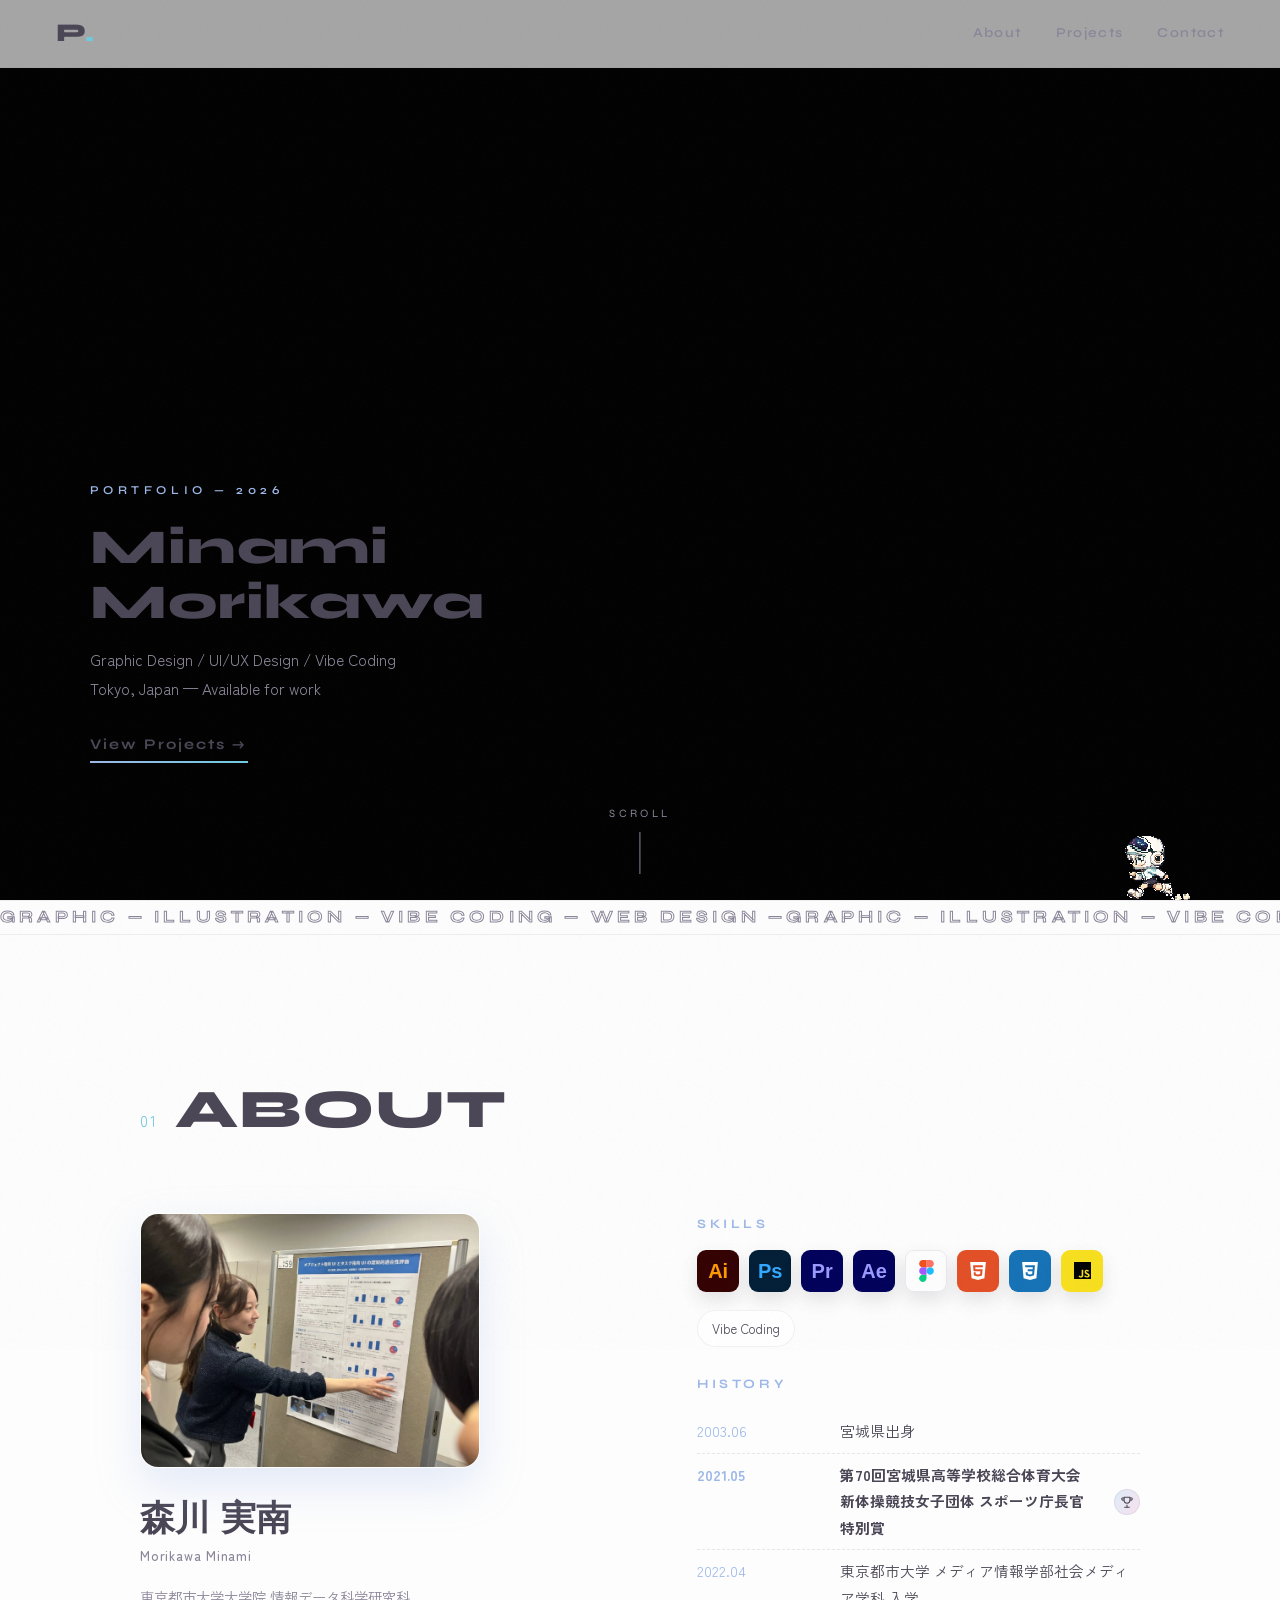
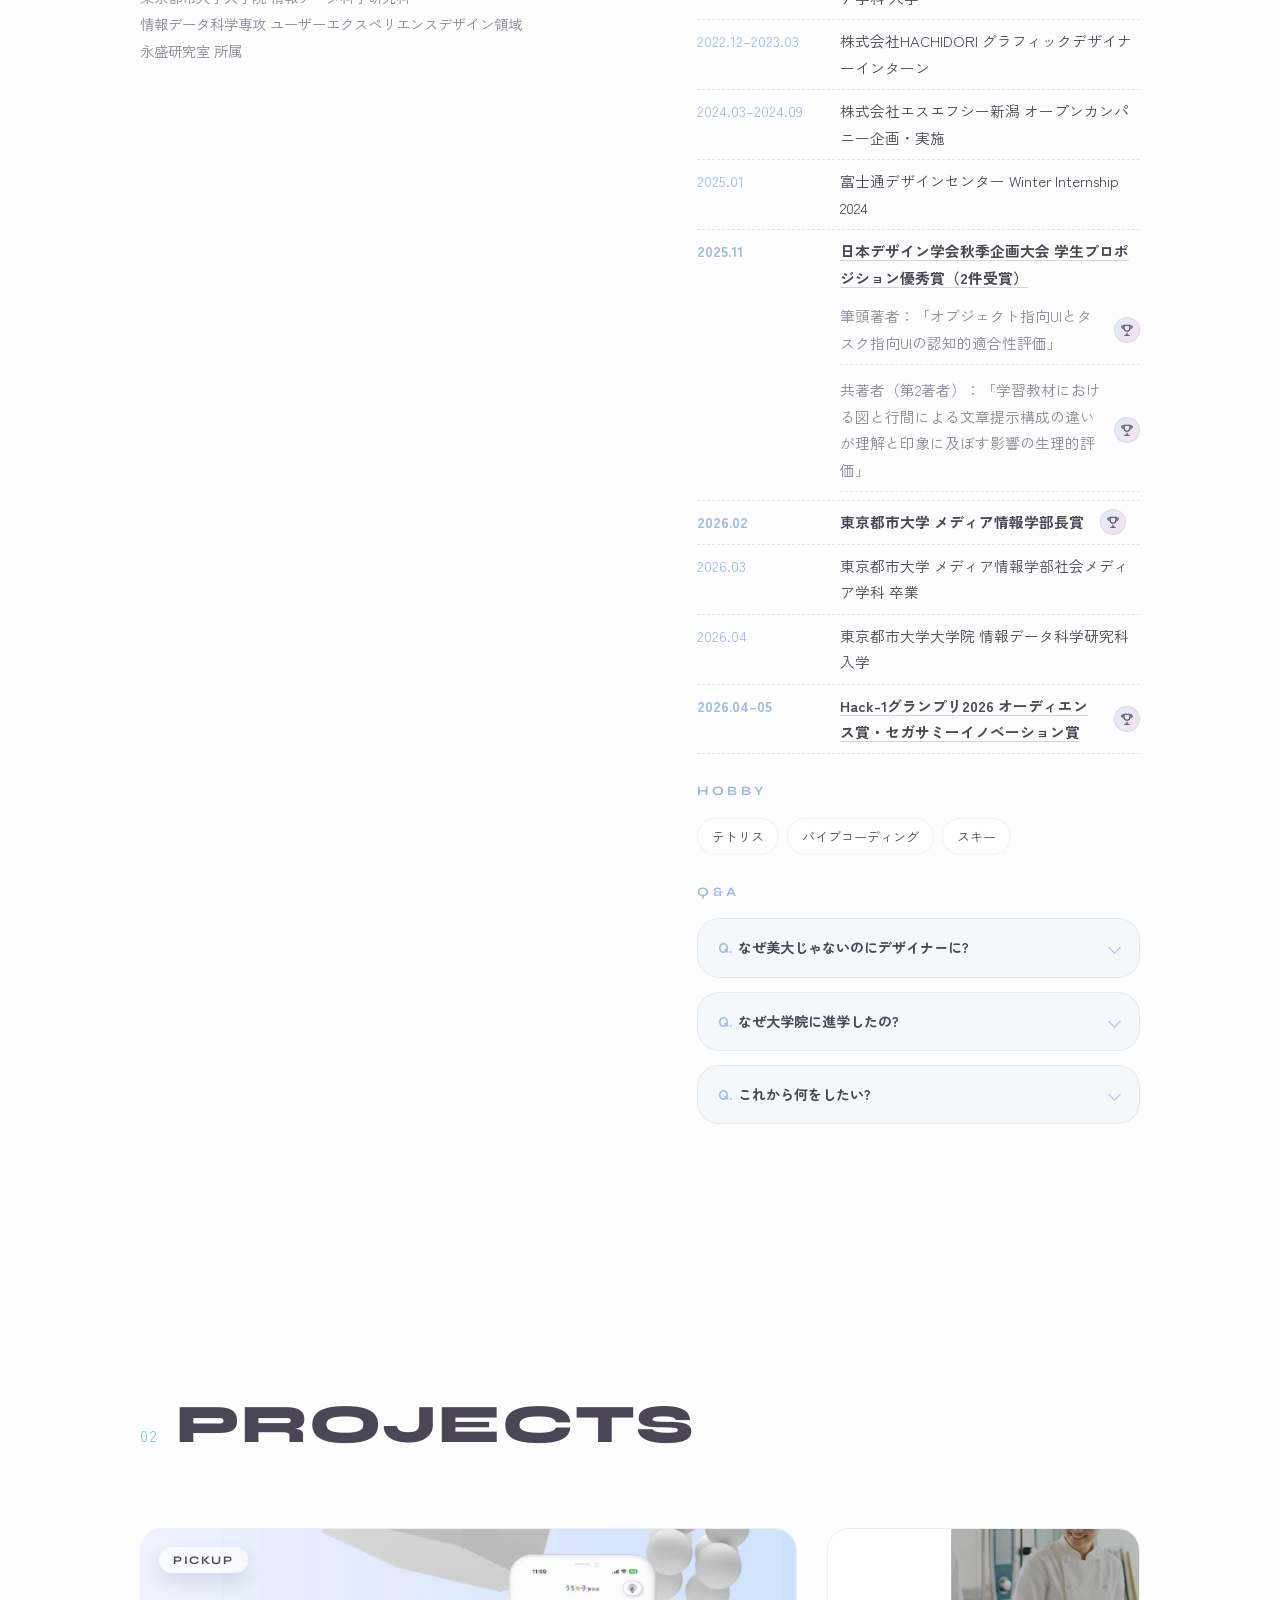
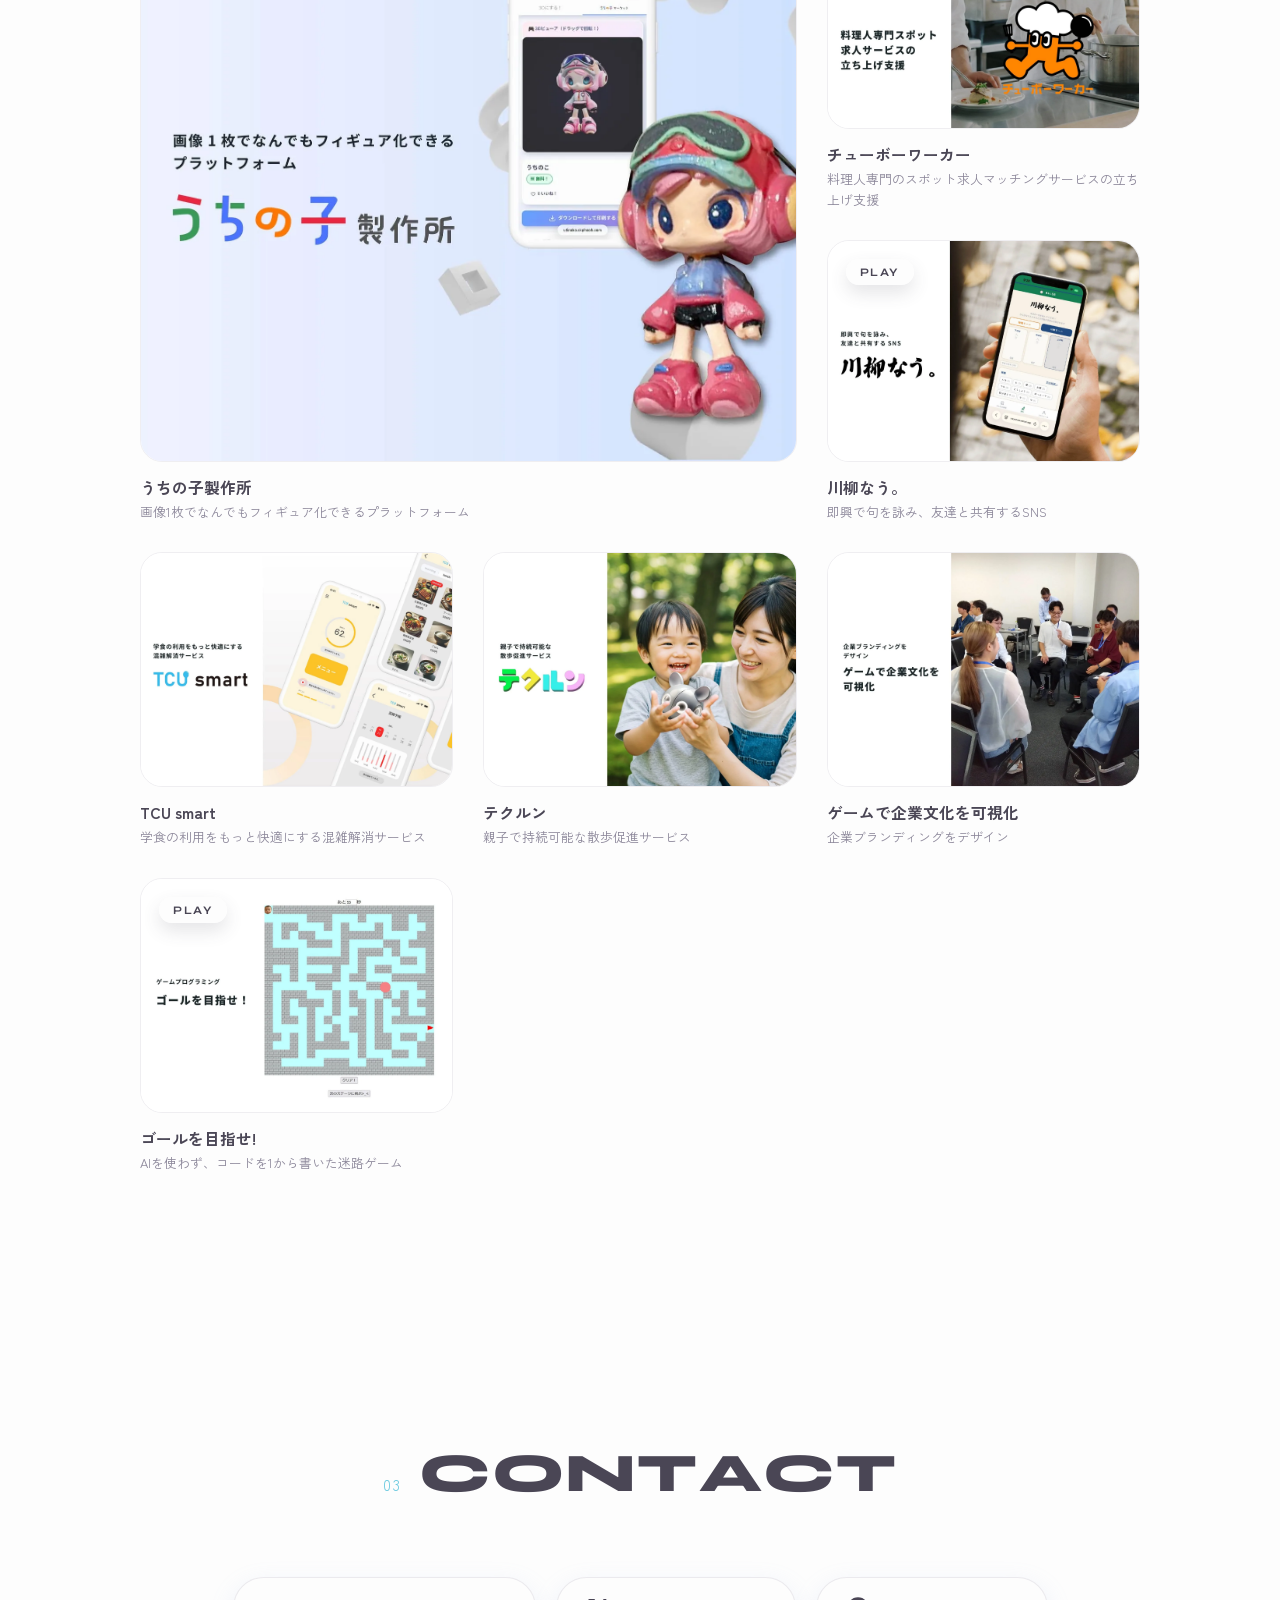
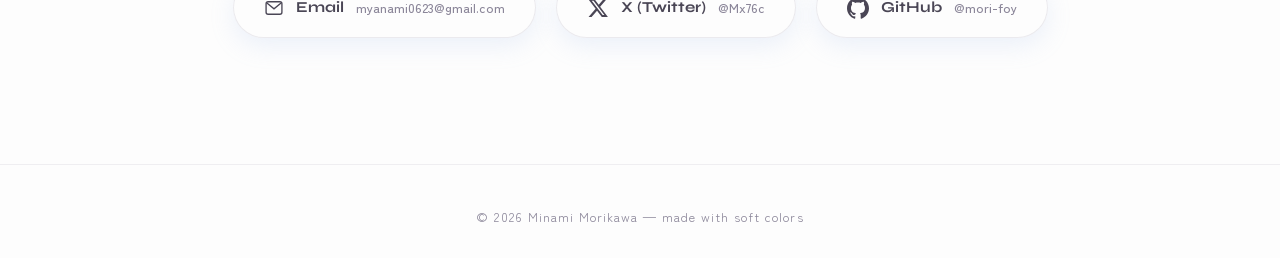
<file: index.html>
<!DOCTYPE html>
<html lang="ja">
<head>
<meta charset="UTF-8" />
<meta name="viewport" content="width=device-width, initial-scale=1.0" />
<title>PORTFOLIO — Minami Morikawa</title>
<meta name="description" content="Minami Morikawaのポートフォリオサイト" />
<link rel="preconnect" href="https://fonts.googleapis.com" />
<link rel="preconnect" href="https://fonts.gstatic.com" crossorigin />
<link href="https://fonts.googleapis.com/css2?family=Syne:wght@400..800&family=Zen+Kaku+Gothic+New:wght@400;500;700&family=Zen+Maru+Gothic:wght@500;700&display=swap" rel="stylesheet" />
<link rel="stylesheet" href="css/style.css" />
</head>
<body>

<!-- scroll progress bar -->
<div class="progress-bar" id="progressBar"></div>

<!-- grain overlay -->
<div class="grain" aria-hidden="true"></div>

<!-- floating pastel blobs (parallax) -->
<div class="blobs" aria-hidden="true">
  <div class="blob blob-a" data-speed="0.15"></div>
  <div class="blob blob-b" data-speed="0.28"></div>
  <div class="blob blob-c" data-speed="0.10"></div>
  <div class="blob blob-d" data-speed="0.22"></div>
</div>

<header class="site-header">
  <a class="logo" href="#top">P<span class="logo-dot">.</span></a>
  <nav class="nav">
    <a href="#about">About</a>
    <a href="#works">Projects</a>
    <a href="#contact">Contact</a>
  </nav>
</header>

<main id="top">

  <!-- ============ HERO ============ -->
  <section class="hero">
    <canvas id="heroGL" class="hero-gl" aria-hidden="true"></canvas>

    <div class="hero-copy">
      <p class="hero-kicker">
        <span class="line" style="--d: 0s"><span class="line-inner">Portfolio — 2026</span></span>
      </p>
      <h1 class="hero-name">
        <span class="line" style="--d: 0.1s"><span class="line-inner">Minami</span></span>
        <span class="line" style="--d: 0.2s"><span class="line-inner">Morikawa</span></span>
      </h1>
      <p class="hero-roles">
        <span class="line" style="--d: 0.32s"><span class="line-inner">Graphic Design / UI/UX Design / Vibe Coding</span></span>
        <span class="line" style="--d: 0.4s"><span class="line-inner">Tokyo, Japan — Available for work</span></span>
      </p>
      <a class="hero-cta" href="#works">
        <span class="line" style="--d: 0.5s"><span class="line-inner">View Projects →</span></span>
      </a>
    </div>

    <div class="scroll-hint" aria-hidden="true">
      <span>scroll</span>
      <i></i>
    </div>
  </section>

  <!-- marquee strip -->
  <div class="marquee-wrap">
    <img decoding="async" class="marquee-runner" src="assets/shiro1.gif" alt="" aria-hidden="true" />
    <div class="marquee" aria-hidden="true">
      <div class="marquee-track">
        <span>GRAPHIC — ILLUSTRATION — VIBE CODING — WEB DESIGN — </span>
        <span>GRAPHIC — ILLUSTRATION — VIBE CODING — WEB DESIGN — </span>
      </div>
    </div>
  </div>

  <!-- ============ ABOUT ============ -->
  <section class="section" id="about">
    <div class="section-head reveal">
      <span class="section-num">01</span>
      <h2 class="section-title" data-split>ABOUT</h2>
    </div>

    <div class="about-grid">
      <div class="about-text reveal">
        <div class="about-photo" id="aboutPhoto">
          <img decoding="async" class="about-photo-img is-active" src="assets/profile.webp" alt="森川実南のポートレート写真" loading="lazy" />
          <img decoding="async" class="about-photo-img" src="assets/profile2.webp" alt="森川実南のポートレート写真(袴姿)" loading="lazy" />
          <img decoding="async" class="about-photo-img" src="assets/profile3.webp" alt="森川実南のポートレート写真(学会でポスター発表をしている様子)" loading="lazy" />
        </div>
        <h3 class="about-name">
          森川 実南
          <span class="about-name-en">Morikawa Minami</span>
        </h3>
        <p class="about-affiliation">
          東京都市大学大学院 情報データ科学研究科<br />
          情報データ科学専攻 ユーザーエクスペリエンスデザイン領域<br />
          永盛研究室 所属
        </p>
        <video class="about-policy-img" id="policyVideo" src="assets/policy-handwritten.mp4" autoplay muted loop playsinline aria-label="動き出したくなる体験を。デザインする。(手描きアニメーション)"></video>
      </div>

      <div class="about-skills reveal delay-2">
        <h3 class="mini-title">Skills</h3>
        <div class="tool-icons">
          <span class="tool-icon tool-ai" title="Illustrator">Ai</span>
          <span class="tool-icon tool-ps" title="Photoshop">Ps</span>
          <span class="tool-icon tool-pr" title="Premiere Pro">Pr</span>
          <span class="tool-icon tool-ae" title="After Effects">Ae</span>
          <span class="tool-icon tool-figma" title="Figma">
            <svg viewBox="0 0 38 57" width="15" height="22" aria-hidden="true">
              <path fill="#1abcfe" d="M19 28.5C19 23.253 23.253 19 28.5 19C33.747 19 38 23.253 38 28.5C38 33.747 33.747 38 28.5 38C23.253 38 19 33.747 19 28.5Z"/>
              <path fill="#0acf83" d="M0 47.5C0 42.253 4.253 38 9.5 38H19V47.5C19 52.747 14.747 57 9.5 57C4.253 57 0 52.747 0 47.5Z"/>
              <path fill="#ff7262" d="M19 0V19H28.5C33.747 19 38 14.747 38 9.5C38 4.253 33.747 0 28.5 0H19Z"/>
              <path fill="#f24e1e" d="M0 9.5C0 14.747 4.253 19 9.5 19H19V0H9.5C4.253 0 0 4.253 0 9.5Z"/>
              <path fill="#a259ff" d="M0 28.5C0 33.747 4.253 38 9.5 38H19V19H9.5C4.253 19 0 23.253 0 28.5Z"/>
            </svg>
          </span>
          <span class="tool-icon tool-html" title="HTML5">
            <svg viewBox="0 0 24 24" width="18" height="18" fill="#fff" aria-hidden="true"><path d="M1.5 0h21l-1.91 21.563L11.977 24l-8.564-2.438L1.5 0zm7.031 9.75l-.232-2.718 10.059.003.23-2.622L5.412 4.41l.698 8.01h9.126l-.326 3.426-2.91.804-2.955-.81-.188-2.11H6.248l.33 4.171L12 19.351l5.379-1.443.744-8.157H8.531z"/></svg>
          </span>
          <span class="tool-icon tool-css" title="CSS3">
            <svg viewBox="0 0 24 24" width="18" height="18" fill="#fff" aria-hidden="true"><path d="M1.5 0h21l-1.91 21.563L11.977 24l-8.565-2.438L1.5 0zm17.09 4.413L5.41 4.41l.213 2.622 10.125.002-.255 2.716h-6.64l.24 2.573h6.182l-.366 3.523-2.91.804-2.956-.81-.188-2.11h-2.61l.29 3.855L12 19.288l5.373-1.53L18.59 4.414z"/></svg>
          </span>
          <span class="tool-icon tool-js" title="JavaScript">
            <svg viewBox="0 0 24 24" width="17" height="17" fill="#000" aria-hidden="true"><path d="M0 0h24v24H0V0zm22.034 18.276c-.175-1.095-.888-2.015-3.003-2.873-.736-.345-1.554-.585-1.797-1.14-.091-.33-.105-.51-.046-.705.15-.646.915-.84 1.515-.66.39.12.75.42.976.9 1.034-.676 1.034-.676 1.755-1.125-.27-.42-.404-.601-.586-.78-.63-.705-1.469-1.065-2.834-1.034l-.705.089c-.676.165-1.32.525-1.71 1.005-1.14 1.291-.811 3.541.569 4.471 1.365 1.02 3.361 1.244 3.616 2.205.24 1.17-.87 1.545-1.966 1.41-.811-.18-1.26-.586-1.755-1.336l-1.83 1.051c.21.48.45.689.81 1.109 1.74 1.756 6.09 1.666 6.871-1.004.029-.09.24-.705.074-1.65l.046.067zm-8.983-7.245h-2.248c0 1.938-.009 3.864-.009 5.805 0 1.232.063 2.363-.138 2.711-.33.689-1.18.601-1.566.48-.396-.196-.597-.466-.83-.855-.063-.105-.11-.196-.127-.196l-1.825 1.125c.305.63.75 1.172 1.324 1.517.855.51 2.004.675 3.207.405.783-.226 1.458-.691 1.811-1.411.51-.93.402-2.07.397-3.346.012-2.054 0-4.109 0-6.179l.004-.056z"/></svg>
          </span>
        </div>
        <ul class="skill-tags hobby-tags">
          <li><button type="button" class="hobby-tag-btn" data-note-tools="claude,codex">Vibe Coding</button></li>
        </ul>

        <h3 class="mini-title">History</h3>
        <ul class="history">
          <li><span>2003.06</span>宮城県出身</li>
          <li class="history-award"><span>2021.05</span>第70回宮城県高等学校総合体育大会 新体操競技女子団体 スポーツ庁長官特別賞<em class="award-badge" title="受賞" aria-label="受賞"><svg viewBox="0 0 24 24" width="14" height="14" fill="none" stroke="currentColor" stroke-width="1.8" stroke-linecap="round" stroke-linejoin="round" aria-hidden="true"><path d="M8 21h8"/><path d="M12 17v4"/><path d="M7 4h10v5a5 5 0 0 1-10 0V4Z"/><path d="M7 5H4a2 2 0 0 0 2 3.5"/><path d="M17 5h3a2 2 0 0 1-2 3.5"/></svg></em></li>
          <li><span>2022.04</span>東京都市大学 メディア情報学部社会メディア学科 入学</li>
          <li><span>2022.12–2023.03</span>株式会社HACHIDORI グラフィックデザイナーインターン</li>
          <li><span>2024.03–2024.09</span>株式会社エスエフシー新潟 オープンカンパニー企画・実施</li>
          <li><span>2025.01</span>富士通デザインセンター Winter Internship 2024</li>
          <li class="history-award"><span>2025.11</span><div class="history-content"><a class="history-link" href="https://informatics.tcu.ac.jp/news/award/?&amp;p=982" target="_blank" rel="noopener">日本デザイン学会秋季企画大会 学生プロポジション優秀賞（2件受賞）</a><ul class="history-papers"><li>筆頭著者：「オブジェクト指向UIとタスク指向UIの認知的適合性評価」<em class="award-badge" title="受賞" aria-label="受賞"><svg viewBox="0 0 24 24" width="14" height="14" fill="none" stroke="currentColor" stroke-width="1.8" stroke-linecap="round" stroke-linejoin="round" aria-hidden="true"><path d="M8 21h8"/><path d="M12 17v4"/><path d="M7 4h10v5a5 5 0 0 1-10 0V4Z"/><path d="M7 5H4a2 2 0 0 0 2 3.5"/><path d="M17 5h3a2 2 0 0 1-2 3.5"/></svg></em></li><li>共著者（第2著者）：「学習教材における図と行間による文章提示構成の違いが理解と印象に及ぼす影響の生理的評価」<em class="award-badge" title="受賞" aria-label="受賞"><svg viewBox="0 0 24 24" width="14" height="14" fill="none" stroke="currentColor" stroke-width="1.8" stroke-linecap="round" stroke-linejoin="round" aria-hidden="true"><path d="M8 21h8"/><path d="M12 17v4"/><path d="M7 4h10v5a5 5 0 0 1-10 0V4Z"/><path d="M7 5H4a2 2 0 0 0 2 3.5"/><path d="M17 5h3a2 2 0 0 1-2 3.5"/></svg></em></li></ul></div></li>
          <li class="history-award"><span>2026.02</span>東京都市大学 メディア情報学部長賞<em class="award-badge" title="受賞" aria-label="受賞"><svg viewBox="0 0 24 24" width="14" height="14" fill="none" stroke="currentColor" stroke-width="1.8" stroke-linecap="round" stroke-linejoin="round" aria-hidden="true"><path d="M8 21h8"/><path d="M12 17v4"/><path d="M7 4h10v5a5 5 0 0 1-10 0V4Z"/><path d="M7 5H4a2 2 0 0 0 2 3.5"/><path d="M17 5h3a2 2 0 0 1-2 3.5"/></svg></em></li>
          <li><span>2026.03</span>東京都市大学 メディア情報学部社会メディア学科 卒業</li>
          <li><span>2026.04</span>東京都市大学大学院 情報データ科学研究科 入学</li>
          <li class="history-award"><span>2026.04–05</span><a class="history-link" href="https://www.tcu.ac.jp/news/all/20260527-71348/" target="_blank" rel="noopener">Hack-1グランプリ2026 オーディエンス賞・セガサミーイノベーション賞</a><em class="award-badge" title="受賞" aria-label="受賞"><svg viewBox="0 0 24 24" width="14" height="14" fill="none" stroke="currentColor" stroke-width="1.8" stroke-linecap="round" stroke-linejoin="round" aria-hidden="true"><path d="M8 21h8"/><path d="M12 17v4"/><path d="M7 4h10v5a5 5 0 0 1-10 0V4Z"/><path d="M7 5H4a2 2 0 0 0 2 3.5"/><path d="M17 5h3a2 2 0 0 1-2 3.5"/></svg></em></li>
        </ul>

        <h3 class="mini-title">Hobby</h3>
        <ul class="skill-tags hobby-tags">
          <li><button type="button" class="hobby-tag-btn" data-note="止められるまで無限にできます！">テトリス</button></li>
          <li><button type="button" class="hobby-tag-btn" data-note="アイデアをすぐに形にできるところが好きです。毎日やっています。" data-note-tools="claude,codex">バイブコーディング</button></li>
          <li><button type="button" class="hobby-tag-btn" data-note="3歳からやっています。基本的にどんな坂でも大丈夫です。">スキー</button></li>
        </ul>

        <h3 class="mini-title">Q&amp;A</h3>
        <div class="about-faq">
          <details class="about-faq-item">
            <summary class="about-faq-q">なぜ美大じゃないのにデザイナーに?</summary>
            <p class="about-faq-a">アートとデザインは別物だと考えています。アートは自己表現である一方、デザインには再現性があり、人のために意図的に機能させることができます。そのためにはリサーチでニーズを捉えたり、チームで協働したりする総合力が必要です。だからこそ美大で技術を「教わる」よりも、そもそもなぜデザインするのかを問い続けられる環境で学びたいと思い、今の大学に進学しました。デザインの技術は、独学と実務の中で磨いてきました。</p>
          </details>
          <details class="about-faq-item">
            <summary class="about-faq-q">なぜ大学院に進学したの?</summary>
            <p class="about-faq-a">学部の卒業研究では、NIRSで脳活動を測定し、UIの構造の違いがユーザーの認知的負荷に与える影響を明らかにしました。ただ、手法を示して結果を評価してもらうことはできても、サンプル数や検証の厳密さが不十分で、再現性を持って実用的な形にまで落とし込めなかったという課題が残りました。この課題を克服し、より厳密な検証を重ねて意義のある研究へと発展させるために、UXについてさらに高度な知識を身につけようと大学院へ進学しました。</p>
          </details>
          <details class="about-faq-item">
            <summary class="about-faq-q">これから何をしたい?</summary>
            <p class="about-faq-a">デザインとエンジニアリングの境目に立てるプロダクトマネージャーになりたいと考えています。課題を素早くプロトタイプにして検証するサイクルを学生時代から繰り返してきました。この経験を活かし、ユーザーの課題を的確に形にしながら、プロダクトと事業の成長を動かせる存在になっていきたいです。</p>
          </details>
        </div>
      </div>
    </div>
  </section>

  <!-- ============ PROJECTS (works) ============ -->
  <section class="section" id="works">
    <div class="section-head reveal">
      <span class="section-num">02</span>
      <h2 class="section-title" data-split>PROJECTS</h2>
    </div>

    <!-- ▼▼ 作品を追加するときはこの .work-card を複製して、
            画像を入れる場合は .work-thumb の中に <img> を置いてください(通常カードは4:3、Pickupは16:13)。
            カード下は <h3>タイトル</h3> と <p class="work-sub">サブタイトル</p> の2行。
            data-page="works/xxx.html" があるカードはタップで詳細ページへ飛びます(works/senryu.html がテンプレート)。
            data-page が無いカードは簡易モーダル表示。data-url がある場合のみ「サイトを見る」ボタンが出ます ▼▼ -->
    <div class="works-grid">
      <button type="button" class="work-card work-card-featured reveal"
        data-title="うちの子製作所" data-meta="Web App / 2026"
        data-desc="画像1枚でなんでもフィギュア化できるプラットフォーム。お気に入りのイラストや写真から3Dモデルを生成し、3Dプリントでフィギュアにして手元に迎えられます。"
        data-tags="バイブコーディング,UI/UXデザイン,3Dプリント"
        data-page="works/uchinoko.html">
        <div class="work-thumb">
          <span class="featured-badge">Pickup</span>
          <img decoding="async" src="assets/card_uchinoko.webp" alt="うちの子製作所のメインビジュアル" loading="lazy" />
        </div>
        <h3>うちの子製作所</h3>
        <p class="work-sub">画像1枚でなんでもフィギュア化できるプラットフォーム</p>
      </button>
      <div class="works-pair">
        <button type="button" class="work-card reveal delay-1"
          data-title="チューボーワーカー" data-meta="Business Growth / 2025"
          data-desc="料理人専門のスポット求人マッチングサービスの立ち上げ支援。業務委託として、LP制作からフォーム構築、顧客管理の仕組み化までを担当しました。"
          data-url="https://chuboworker.com"
          data-page="works/chuboworker.html">
          <div class="work-thumb"><img decoding="async" src="assets/card_chuboworker.webp" alt="チューボーワーカーのメインビジュアル" loading="lazy" /></div>
          <h3>チューボーワーカー</h3>
          <p class="work-sub">料理人専門のスポット求人マッチングサービスの立ち上げ支援</p>
        </button>
        <button type="button" class="work-card reveal delay-1"
          data-title="川柳なう。" data-meta="Web App / 2026"
          data-desc="即興で句を詠み、友達と共有するSNS。写真ではなく言葉で、今日の気分をひと句に込めて。"
          data-tags="バイブコーディング,UI/UXデザイン,SNS"
          data-url="https://senryunow.vercel.app"
          data-page="works/senryu.html">
          <div class="work-thumb">
            <span class="featured-badge">Play</span>
            <img decoding="async" src="assets/card_senryu.webp" alt="川柳なう。のメインビジュアル" loading="lazy" />
          </div>
          <h3>川柳なう。</h3>
          <p class="work-sub">即興で句を詠み、友達と共有するSNS</p>
        </button>
      </div>
      <button type="button" class="work-card reveal delay-2"
        data-title="TCU smart" data-meta="UI/UX Design / 2025"
        data-desc="学食の利用をもっと快適にする混雑解消サービス。混雑状況の可視化と混雑予報、モバイルオーダーで、お昼の行列をなくします。"
        data-page="works/tcusmart.html">
        <div class="work-thumb"><img decoding="async" src="assets/card_tcusmart.webp" alt="TCU smartのメインビジュアル" loading="lazy" /></div>
        <h3>TCU smart</h3>
        <p class="work-sub">学食の利用をもっと快適にする混雑解消サービス</p>
      </button>
      <button type="button" class="work-card reveal delay-2"
        data-title="テクルン" data-meta="Product Design / 2024.12"
        data-desc="親子で持続可能な散歩促進サービス。子どもと一緒に、楽しく歩きたくなる体験をデザインしました。"
        data-page="works/tekurun.html">
        <div class="work-thumb"><img decoding="async" src="assets/card_tekurun.webp" alt="テクルンのメインビジュアル" loading="lazy" /></div>
        <h3>テクルン</h3>
        <p class="work-sub">親子で持続可能な散歩促進サービス</p>
      </button>
      <button type="button" class="work-card reveal"
        data-title="ゲームで企業文化を可視化" data-meta="Branding Design / 2024"
        data-desc="企業ブランディングをデザイン。ゲームを通して企業文化を可視化する体験を企画・実施しました。"
        data-page="works/wordwolf.html">
        <div class="work-thumb"><img decoding="async" src="assets/card_branding.webp" alt="ゲームで企業文化を可視化のメインビジュアル" loading="lazy" /></div>
        <h3>ゲームで企業文化を可視化</h3>
        <p class="work-sub">企業ブランディングをデザイン</p>
      </button>
      <button type="button" class="work-card reveal delay-1"
        data-title="ゴールを目指せ!" data-meta="Game Programming / 2023"
        data-desc="AIを使わず、コードを1から書いた迷路ゲーム。キーボード操作で全3ステージのゴールを目指します。"
        data-tags="プログラミング,ゲーム制作,AI不使用"
        data-url="https://game-meiro.vercel.app"
        data-page="works/maze.html">
        <div class="work-thumb">
          <span class="featured-badge">Play</span>
          <img decoding="async" src="assets/card_maze.webp" alt="ゴールを目指せ!のメインビジュアル" loading="lazy" />
        </div>
        <h3>ゴールを目指せ!</h3>
        <p class="work-sub">AIを使わず、コードを1から書いた迷路ゲーム</p>
      </button>
    </div>
  </section>

  <!-- ============ WORK DETAIL MODAL ============ -->
  <div class="work-modal" id="workModal" aria-hidden="true">
    <div class="work-modal-backdrop" data-close></div>
    <div class="work-modal-panel" role="dialog" aria-modal="true" aria-labelledby="workModalTitle">
      <button type="button" class="work-modal-close" data-close aria-label="閉じる">✕</button>
      <p class="work-modal-meta" id="workModalMeta"></p>
      <h3 class="work-modal-title" id="workModalTitle"></h3>
      <p class="work-modal-desc" id="workModalDesc"></p>
      <div class="work-modal-tags" id="workModalTags"></div>
      <a class="work-modal-link" id="workModalLink" href="#" target="_blank" rel="noopener noreferrer">
        サイトを見る <span class="project-arrow">→</span>
      </a>
    </div>
  </div>

  <!-- ============ CONTACT ============ -->
  <section class="section" id="contact">
    <div class="section-head reveal">
      <span class="section-num">03</span>
      <h2 class="section-title" data-split>CONTACT</h2>
    </div>

    <!-- ▼▼ アカウントの URL を書き換えてください ▼▼ -->
    <div class="sns-links reveal delay-1">
      <a class="sns-btn sns-mail" href="mailto:myanami0623@gmail.com">
        <svg viewBox="0 0 24 24" width="20" height="20" fill="none" stroke="currentColor" stroke-width="1.6" aria-hidden="true"><rect x="2.5" y="4.5" width="19" height="15" rx="2.5"/><path d="M3.5 6l8.5 7 8.5-7"/></svg>
        <span>Email</span>
        <em>myanami0623@gmail.com</em>
      </a>
      <a class="sns-btn sns-x" href="https://x.com/Mx76c" target="_blank" rel="noopener noreferrer">
        <svg viewBox="0 0 24 24" width="22" height="22" fill="currentColor" aria-hidden="true"><path d="M18.244 2.25h3.308l-7.227 8.26 8.502 11.24H16.17l-5.214-6.817L4.99 21.75H1.68l7.73-8.835L1.254 2.25H8.08l4.713 6.231zm-1.161 17.52h1.833L7.084 4.126H5.117z"/></svg>
        <span>X (Twitter)</span>
        <em>@Mx76c</em>
      </a>
      <a class="sns-btn sns-gh" href="https://github.com/mori-foy" target="_blank" rel="noopener noreferrer">
        <svg viewBox="0 0 24 24" width="22" height="22" fill="currentColor" aria-hidden="true"><path d="M12 .297c-6.63 0-12 5.373-12 12 0 5.303 3.438 9.8 8.205 11.385.6.113.82-.258.82-.577 0-.285-.01-1.04-.015-2.04-3.338.724-4.042-1.61-4.042-1.61C4.422 18.07 3.633 17.7 3.633 17.7c-1.087-.744.084-.729.084-.729 1.205.084 1.838 1.236 1.838 1.236 1.07 1.835 2.809 1.305 3.495.998.108-.776.417-1.305.76-1.605-2.665-.3-5.466-1.332-5.466-5.93 0-1.31.465-2.38 1.235-3.22-.135-.303-.54-1.523.105-3.176 0 0 1.005-.322 3.3 1.23.96-.267 1.98-.399 3-.405 1.02.006 2.04.138 3 .405 2.28-1.552 3.285-1.23 3.285-1.23.645 1.653.24 2.873.12 3.176.765.84 1.23 1.91 1.23 3.22 0 4.61-2.805 5.625-5.475 5.92.42.36.81 1.096.81 2.22 0 1.606-.015 2.896-.015 3.286 0 .315.21.69.825.57C20.565 22.092 24 17.592 24 12.297c0-6.627-5.373-12-12-12"/></svg>
        <span>GitHub</span>
        <em>@mori-foy</em>
      </a>
    </div>
  </section>

</main>

<footer class="site-footer">
  <p>&copy; 2026 Minami Morikawa — made with soft colors</p>
</footer>

<script src="js/main.js"></script>
</body>
</html>
</file>
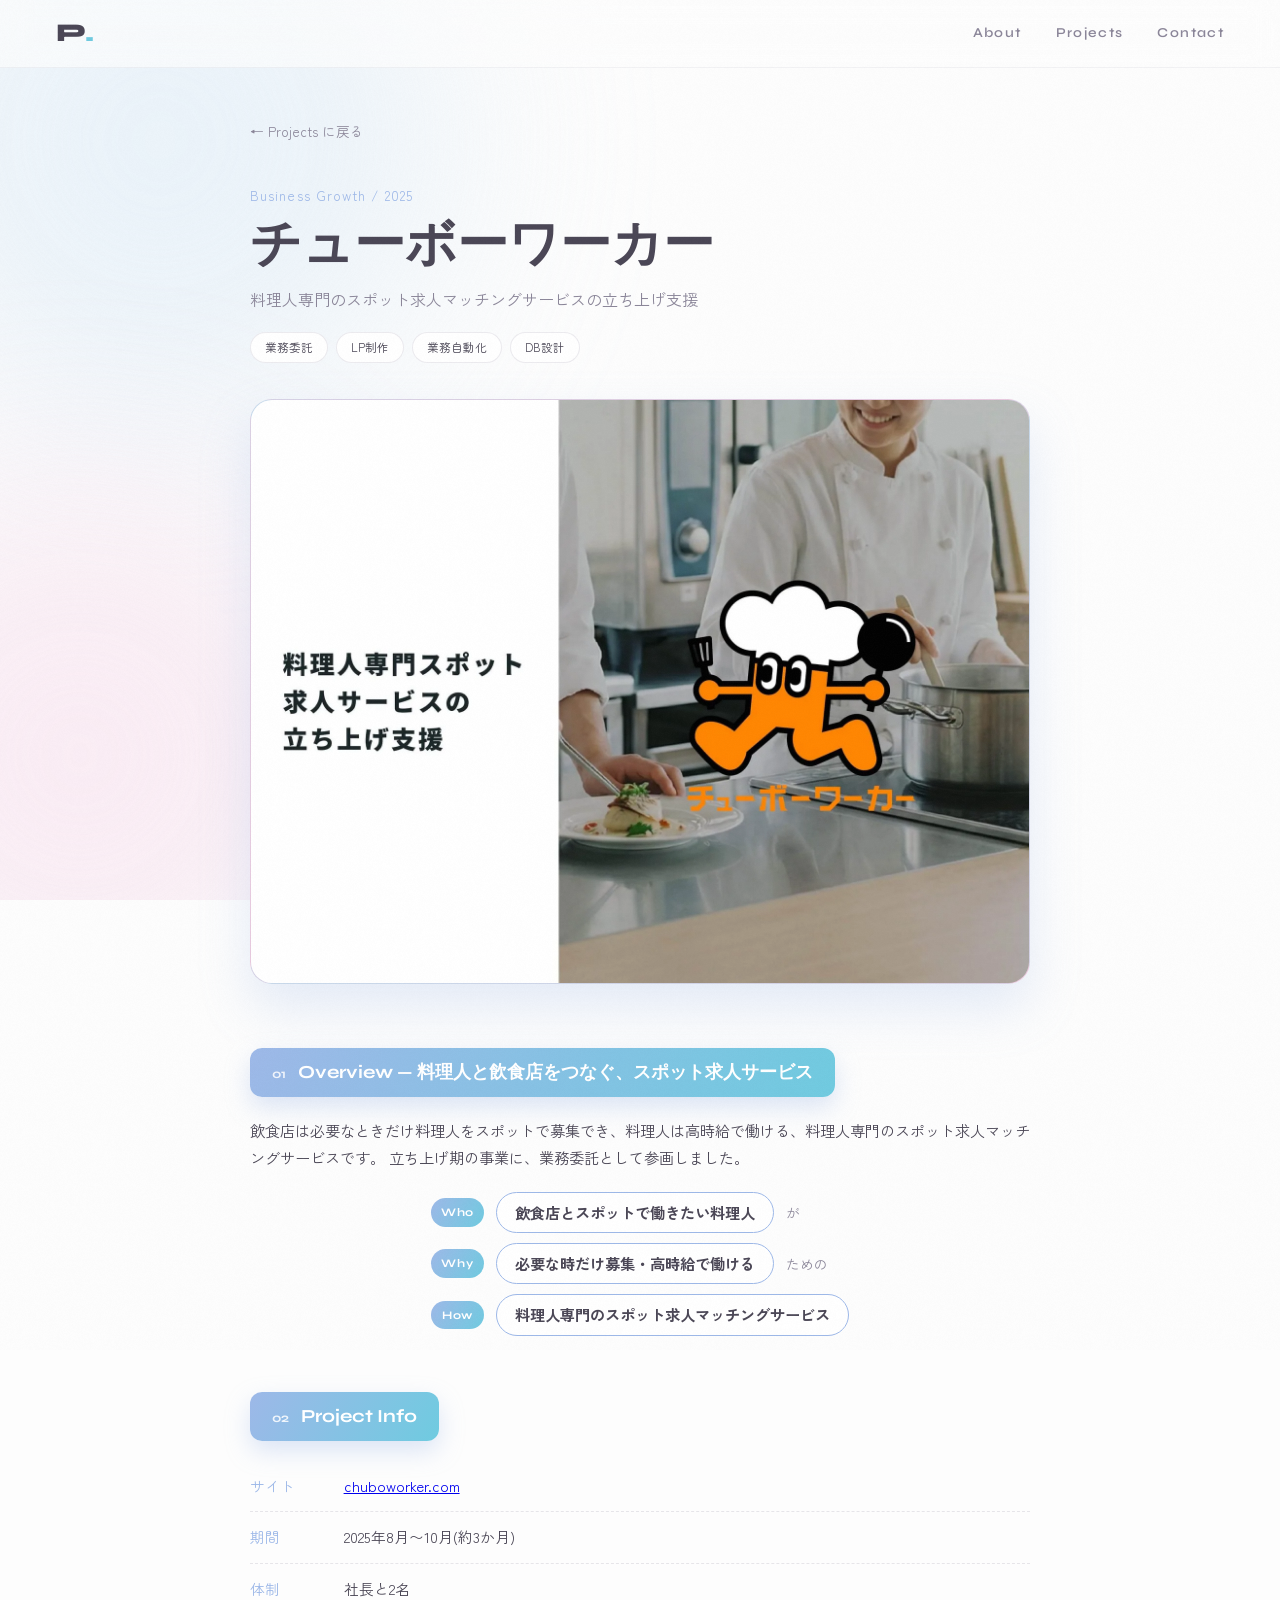
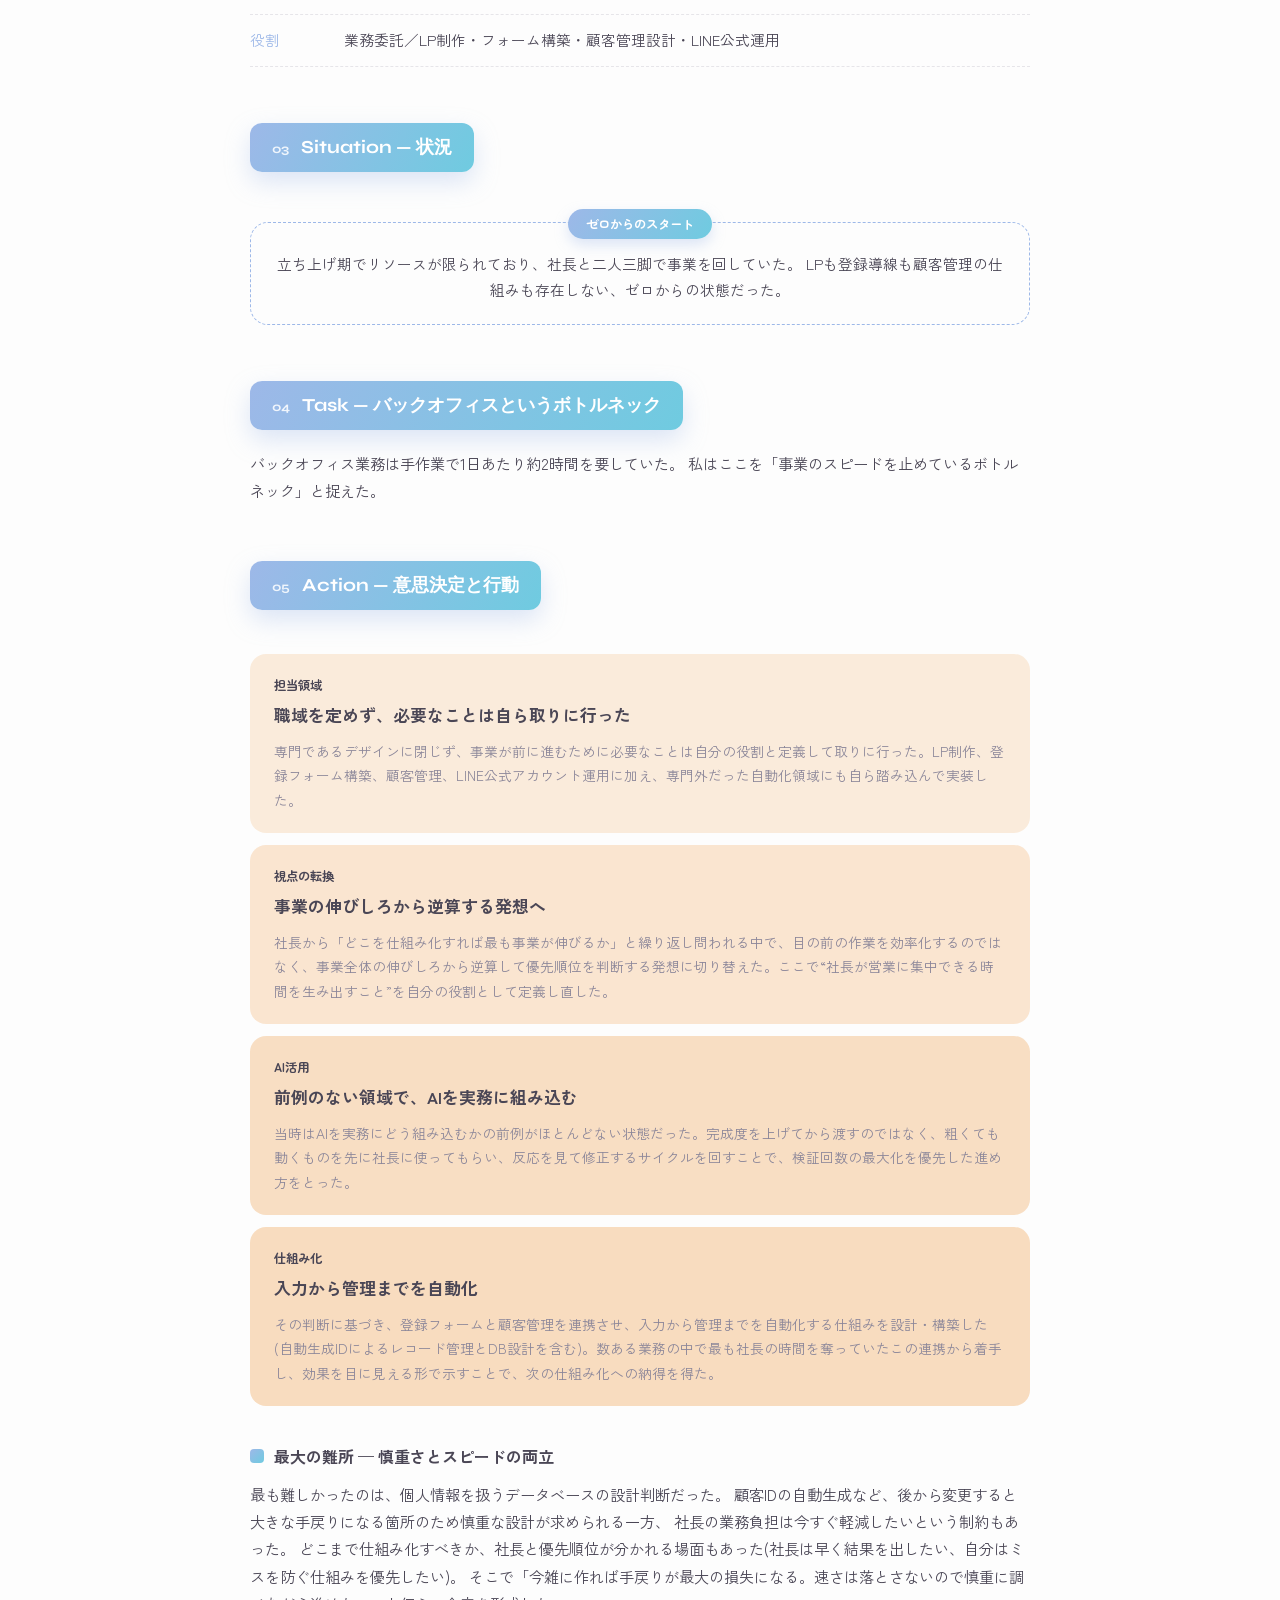
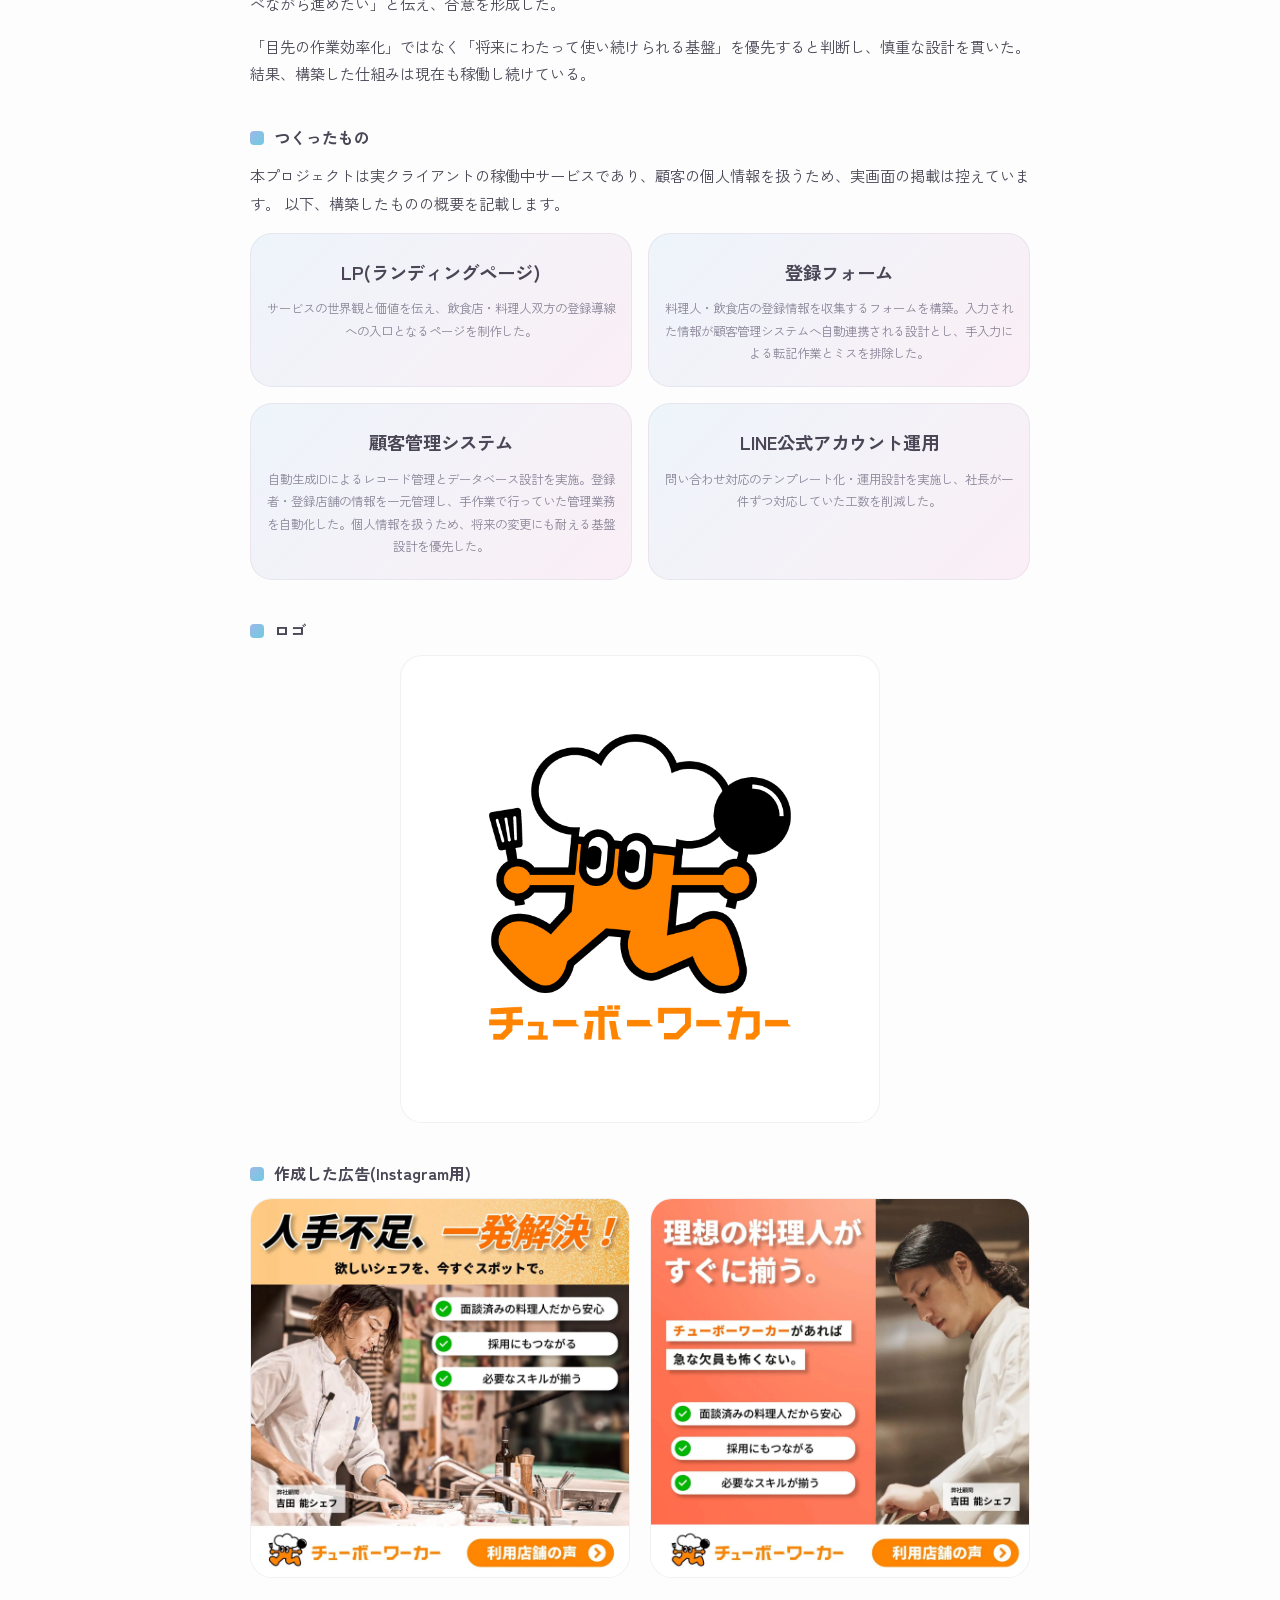
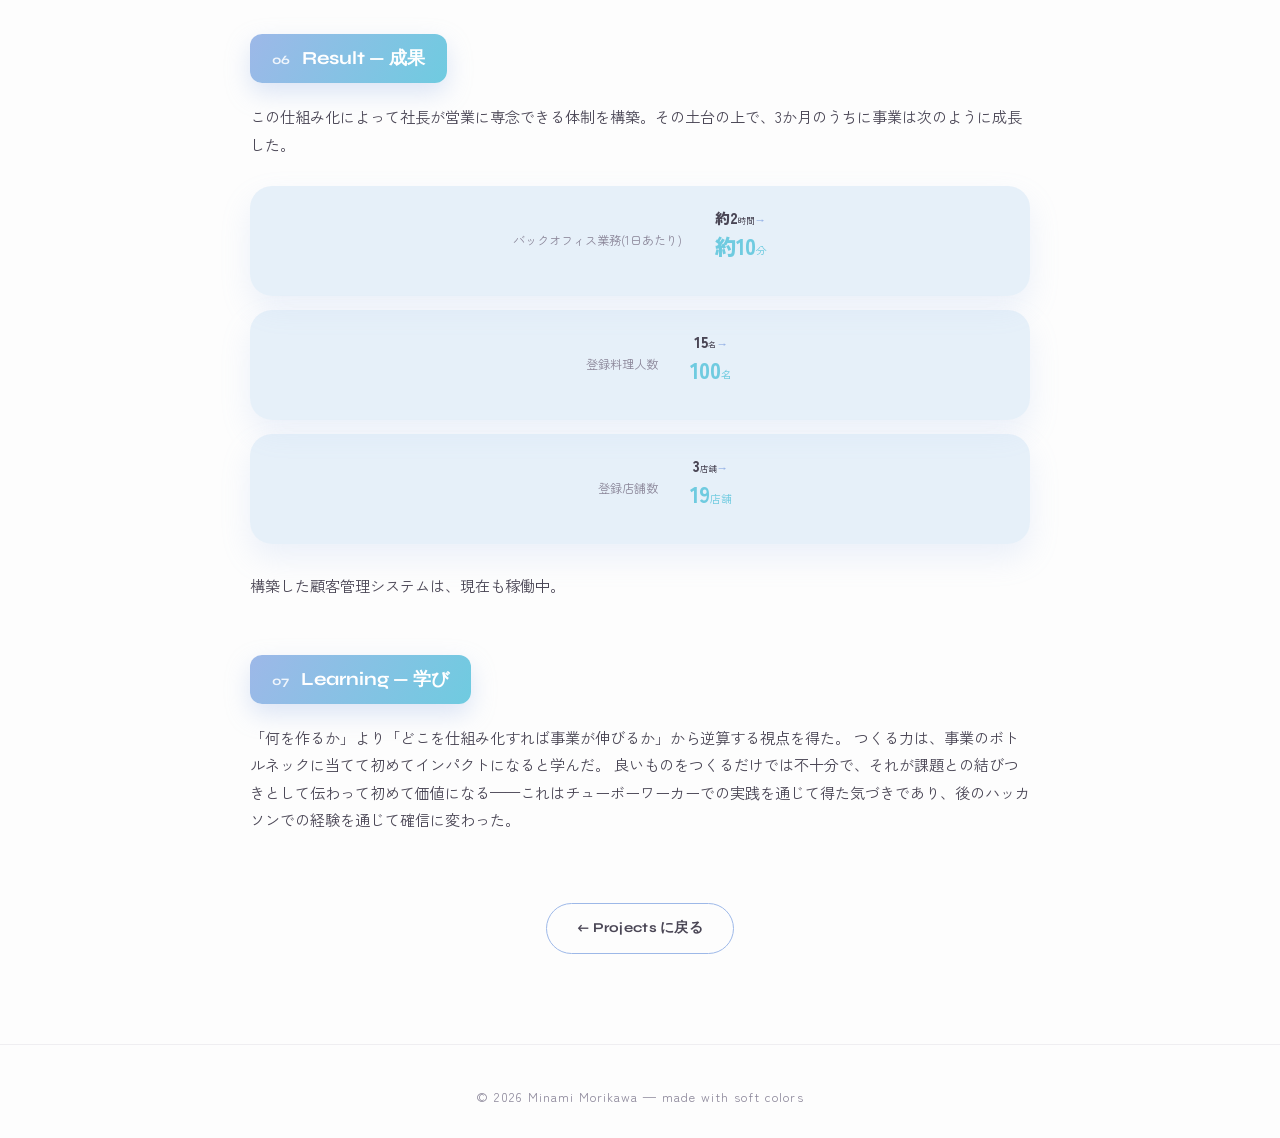
<file: works/chuboworker.html>
<!DOCTYPE html>
<html lang="ja">
<head>
<meta charset="UTF-8" />
<meta name="viewport" content="width=device-width, initial-scale=1.0" />
<title>チューボーワーカー — Minami Morikawa</title>
<meta name="description" content="料理人専門のスポット求人マッチングサービス「チューボーワーカー」の立ち上げ支援事例" />
<link rel="preconnect" href="https://fonts.googleapis.com" />
<link rel="preconnect" href="https://fonts.gstatic.com" crossorigin />
<link href="https://fonts.googleapis.com/css2?family=Syne:wght@400..800&family=Zen+Kaku+Gothic+New:wght@400;500;700&family=Zen+Maru+Gothic:wght@500;700&display=swap" rel="stylesheet" />
<link rel="stylesheet" href="../css/style.css" />
</head>
<body>

<!-- scroll progress bar -->
<div class="progress-bar" id="progressBar"></div>

<!-- grain overlay -->
<div class="grain" aria-hidden="true"></div>

<!-- floating pastel blobs (parallax) -->
<div class="blobs" aria-hidden="true">
  <div class="blob blob-a" data-speed="0.15"></div>
  <div class="blob blob-c" data-speed="0.10"></div>
</div>

<header class="site-header">
  <a class="logo" href="../index.html">P<span class="logo-dot">.</span></a>
  <nav class="nav">
    <a href="../index.html#about">About</a>
    <a href="../index.html#works">Projects</a>
    <a href="../index.html#contact">Contact</a>
  </nav>
</header>

<main>
  <article class="wp">

    <a class="wp-back reveal" href="../index.html#works">← Projects に戻る</a>

    <!-- ▼▼ タイトルまわり ▼▼ -->
    <header class="wp-head">
      <p class="wp-meta reveal">Business Growth / 2025</p>
      <h1 class="wp-title" data-split>チューボーワーカー</h1>
      <p class="wp-sub reveal delay-1">料理人専門のスポット求人マッチングサービスの立ち上げ支援</p>
      <div class="wp-tags reveal delay-1">
        <span>業務委託</span><span>LP制作</span><span>業務自動化</span><span>DB設計</span>
      </div>
    </header>

    <!-- ▼▼ メインビジュアル ▼▼ -->
    <div class="wp-hero wp-hero-photo reveal">
      <img decoding="async" src="../assets/card_chuboworker.webp" alt="チューボーワーカーのメインビジュアル。厨房で働く料理人とサービスロゴ" />
    </div>

    <!-- ▼▼ どんなサービスか ▼▼ -->
    <section class="wp-section reveal">
      <h2><span class="wp-section-num">01</span>Overview — 料理人と飲食店をつなぐ、スポット求人サービス</h2>
      <p>
        飲食店は必要なときだけ料理人をスポットで募集でき、料理人は高時給で働ける、料理人専門のスポット求人マッチングサービスです。
        立ち上げ期の事業に、業務委託として参画しました。
      </p>
      <div class="wp-hiw">
        <div><span class="wp-hiw-label">Who</span><span class="wp-hiw-text">飲食店とスポットで働きたい料理人</span><span class="wp-hiw-tail">が</span></div>
        <div><span class="wp-hiw-label">Why</span><span class="wp-hiw-text">必要な時だけ募集・高時給で働ける</span><span class="wp-hiw-tail">ための</span></div>
        <div><span class="wp-hiw-label">How</span><span class="wp-hiw-text">料理人専門のスポット求人マッチングサービス</span></div>
      </div>
    </section>

    <!-- ▼▼ 期間・体制・役割 ▼▼ -->
    <section class="wp-section reveal">
      <h2><span class="wp-section-num">02</span>Project Info</h2>
      <dl class="wp-info">
        <div><dt>サイト</dt><dd><a href="https://chuboworker.com" target="_blank" rel="noopener noreferrer">chuboworker.com</a></dd></div>
        <div><dt>期間</dt><dd>2025年8月〜10月(約3か月)</dd></div>
        <div><dt>体制</dt><dd>社長と2名</dd></div>
        <div><dt>役割</dt><dd>業務委託／LP制作・フォーム構築・顧客管理設計・LINE公式運用</dd></div>
      </dl>
    </section>

    <!-- ▼▼ Situation ▼▼ -->
    <section class="wp-section reveal">
      <h2><span class="wp-section-num">03</span>Situation — 状況</h2>
      <div class="wp-pipeline-box">
        <span class="wp-pipeline-label">ゼロからのスタート</span>
        <p style="text-align: center; margin: 0; font-size: 0.92rem;">
          立ち上げ期でリソースが限られており、社長と二人三脚で事業を回していた。
          LPも登録導線も顧客管理の仕組みも存在しない、ゼロからの状態だった。
        </p>
      </div>
    </section>

    <!-- ▼▼ Task ▼▼ -->
    <section class="wp-section reveal">
      <h2><span class="wp-section-num">04</span>Task — バックオフィスというボトルネック</h2>
      <p>
        バックオフィス業務は手作業で1日あたり約2時間を要していた。
        私はここを「事業のスピードを止めているボトルネック」と捉えた。
      </p>
    </section>

    <!-- ▼▼ Action ▼▼ -->
    <section class="wp-section reveal">
      <h2><span class="wp-section-num">05</span>Action — 意思決定と行動</h2>
      <div class="wp-timeline wp-timeline-5 wp-timeline-list">
        <div class="wp-tl-step">
          <span class="wp-tl-week">担当領域</span>
          <strong>職域を定めず、必要なことは自ら取りに行った</strong>
          <p>専門であるデザインに閉じず、事業が前に進むために必要なことは自分の役割と定義して取りに行った。LP制作、登録フォーム構築、顧客管理、LINE公式アカウント運用に加え、専門外だった自動化領域にも自ら踏み込んで実装した。</p>
        </div>
        <div class="wp-tl-step">
          <span class="wp-tl-week">視点の転換</span>
          <strong>事業の伸びしろから逆算する発想へ</strong>
          <p>社長から「どこを仕組み化すれば最も事業が伸びるか」と繰り返し問われる中で、目の前の作業を効率化するのではなく、事業全体の伸びしろから逆算して優先順位を判断する発想に切り替えた。ここで“社長が営業に集中できる時間を生み出すこと”を自分の役割として定義し直した。</p>
        </div>
        <div class="wp-tl-step">
          <span class="wp-tl-week">AI活用</span>
          <strong>前例のない領域で、AIを実務に組み込む</strong>
          <p>当時はAIを実務にどう組み込むかの前例がほとんどない状態だった。完成度を上げてから渡すのではなく、粗くても動くものを先に社長に使ってもらい、反応を見て修正するサイクルを回すことで、検証回数の最大化を優先した進め方をとった。</p>
        </div>
        <div class="wp-tl-step">
          <span class="wp-tl-week">仕組み化</span>
          <strong>入力から管理までを自動化</strong>
          <p>その判断に基づき、登録フォームと顧客管理を連携させ、入力から管理までを自動化する仕組みを設計・構築した(自動生成IDによるレコード管理とDB設計を含む)。数ある業務の中で最も社長の時間を奪っていたこの連携から着手し、効果を目に見える形で示すことで、次の仕組み化への納得を得た。</p>
        </div>
      </div>

      <h3 class="wp-subhead">最大の難所 — 慎重さとスピードの両立</h3>
      <p>
        最も難しかったのは、個人情報を扱うデータベースの設計判断だった。
        顧客IDの自動生成など、後から変更すると大きな手戻りになる箇所のため慎重な設計が求められる一方、
        社長の業務負担は今すぐ軽減したいという制約もあった。
        どこまで仕組み化すべきか、社長と優先順位が分かれる場面もあった(社長は早く結果を出したい、自分はミスを防ぐ仕組みを優先したい)。
        そこで「今雑に作れば手戻りが最大の損失になる。速さは落とさないので慎重に調べながら進めたい」と伝え、合意を形成した。
      </p>
      <p>
        「目先の作業効率化」ではなく「将来にわたって使い続けられる基盤」を優先すると判断し、慎重な設計を貫いた。
        結果、構築した仕組みは現在も稼働し続けている。
      </p>

      <h3 class="wp-subhead">つくったもの</h3>
      <p>
        本プロジェクトは実クライアントの稼働中サービスであり、顧客の個人情報を扱うため、実画面の掲載は控えています。
        以下、構築したものの概要を記載します。
      </p>
      <div class="wp-cards3 wp-cards3-2col" style="margin-top: 16px;">
        <div>
          <h3>LP(ランディングページ)</h3>
          <p>サービスの世界観と価値を伝え、飲食店・料理人双方の登録導線への入口となるページを制作した。</p>
        </div>
        <div>
          <h3>登録フォーム</h3>
          <p>料理人・飲食店の登録情報を収集するフォームを構築。入力された情報が顧客管理システムへ自動連携される設計とし、手入力による転記作業とミスを排除した。</p>
        </div>
        <div>
          <h3>顧客管理システム</h3>
          <p>自動生成IDによるレコード管理とデータベース設計を実施。登録者・登録店舗の情報を一元管理し、手作業で行っていた管理業務を自動化した。個人情報を扱うため、将来の変更にも耐える基盤設計を優先した。</p>
        </div>
        <div>
          <h3>LINE公式アカウント運用</h3>
          <p>問い合わせ対応のテンプレート化・運用設計を実施し、社長が一件ずつ対応していた工数を削減した。</p>
        </div>
      </div>

      <h3 class="wp-subhead">ロゴ</h3>
      <div class="wp-gallery wp-gallery-center" style="margin-bottom: 24px;">
        <figure class="wp-shot wp-shot-logo">
          <img decoding="async" src="../assets/chuboworker_logo.png" alt="チューボーワーカーのロゴ" loading="lazy" />
        </figure>
      </div>

      <h3 class="wp-subhead">作成した広告(Instagram用)</h3>
      <div class="wp-gallery">
        <figure class="wp-shot wp-shot-uniform-square"><img decoding="async" src="../assets/chuboworker_ad1.webp" alt="Instagram用広告クリエイティブA。「人手不足、一発解決!」というコピー" loading="lazy" /></figure>
        <figure class="wp-shot wp-shot-uniform-square"><img decoding="async" src="../assets/chuboworker_ad2.webp" alt="Instagram用広告クリエイティブB。「理想の料理人がすぐに揃う。」というコピー" loading="lazy" /></figure>
      </div>
    </section>

    <!-- ▼▼ Result ▼▼ -->
    <section class="wp-section reveal">
      <h2><span class="wp-section-num">06</span>Result — 成果</h2>
      <p>
        この仕組み化によって社長が営業に専念できる体制を構築。その土台の上で、3か月のうちに事業は次のように成長した。
      </p>
      <div class="wp-kpi-grid">
        <div class="wp-kpi-card">
          <span class="wp-kpi-label">バックオフィス業務(1日あたり)</span>
          <p class="wp-kpi-value">約2<span class="wp-kpi-unit">時間</span><span class="wp-kpi-arrow">→</span><span class="wp-kpi-after">約10<span class="wp-kpi-unit">分</span></span></p>
        </div>
        <div class="wp-kpi-card">
          <span class="wp-kpi-label">登録料理人数</span>
          <p class="wp-kpi-value">15<span class="wp-kpi-unit">名</span><span class="wp-kpi-arrow">→</span><span class="wp-kpi-after">100<span class="wp-kpi-unit">名</span></span></p>
        </div>
        <div class="wp-kpi-card">
          <span class="wp-kpi-label">登録店舗数</span>
          <p class="wp-kpi-value">3<span class="wp-kpi-unit">店舗</span><span class="wp-kpi-arrow">→</span><span class="wp-kpi-after">19<span class="wp-kpi-unit">店舗</span></span></p>
        </div>
      </div>
      <p>構築した顧客管理システムは、現在も稼働中。</p>
    </section>

    <!-- ▼▼ Learning ▼▼ -->
    <section class="wp-section reveal">
      <h2><span class="wp-section-num">07</span>Learning — 学び</h2>
      <p>
        「何を作るか」より「どこを仕組み化すれば事業が伸びるか」から逆算する視点を得た。
        つくる力は、事業のボトルネックに当てて初めてインパクトになると学んだ。
        良いものをつくるだけでは不十分で、それが課題との結びつきとして伝わって初めて価値になる——これはチューボーワーカーでの実践を通じて得た気づきであり、後のハッカソンでの経験を通じて確信に変わった。
      </p>
    </section>

    <div class="wp-back-bottom-wrap reveal">
      <a class="wp-back-bottom" href="../index.html#works">← Projects に戻る</a>
    </div>

  </article>
</main>

<footer class="site-footer">
  <p>&copy; 2026 Minami Morikawa — made with soft colors</p>
</footer>

<script src="../js/main.js"></script>
</body>
</html>
</file>
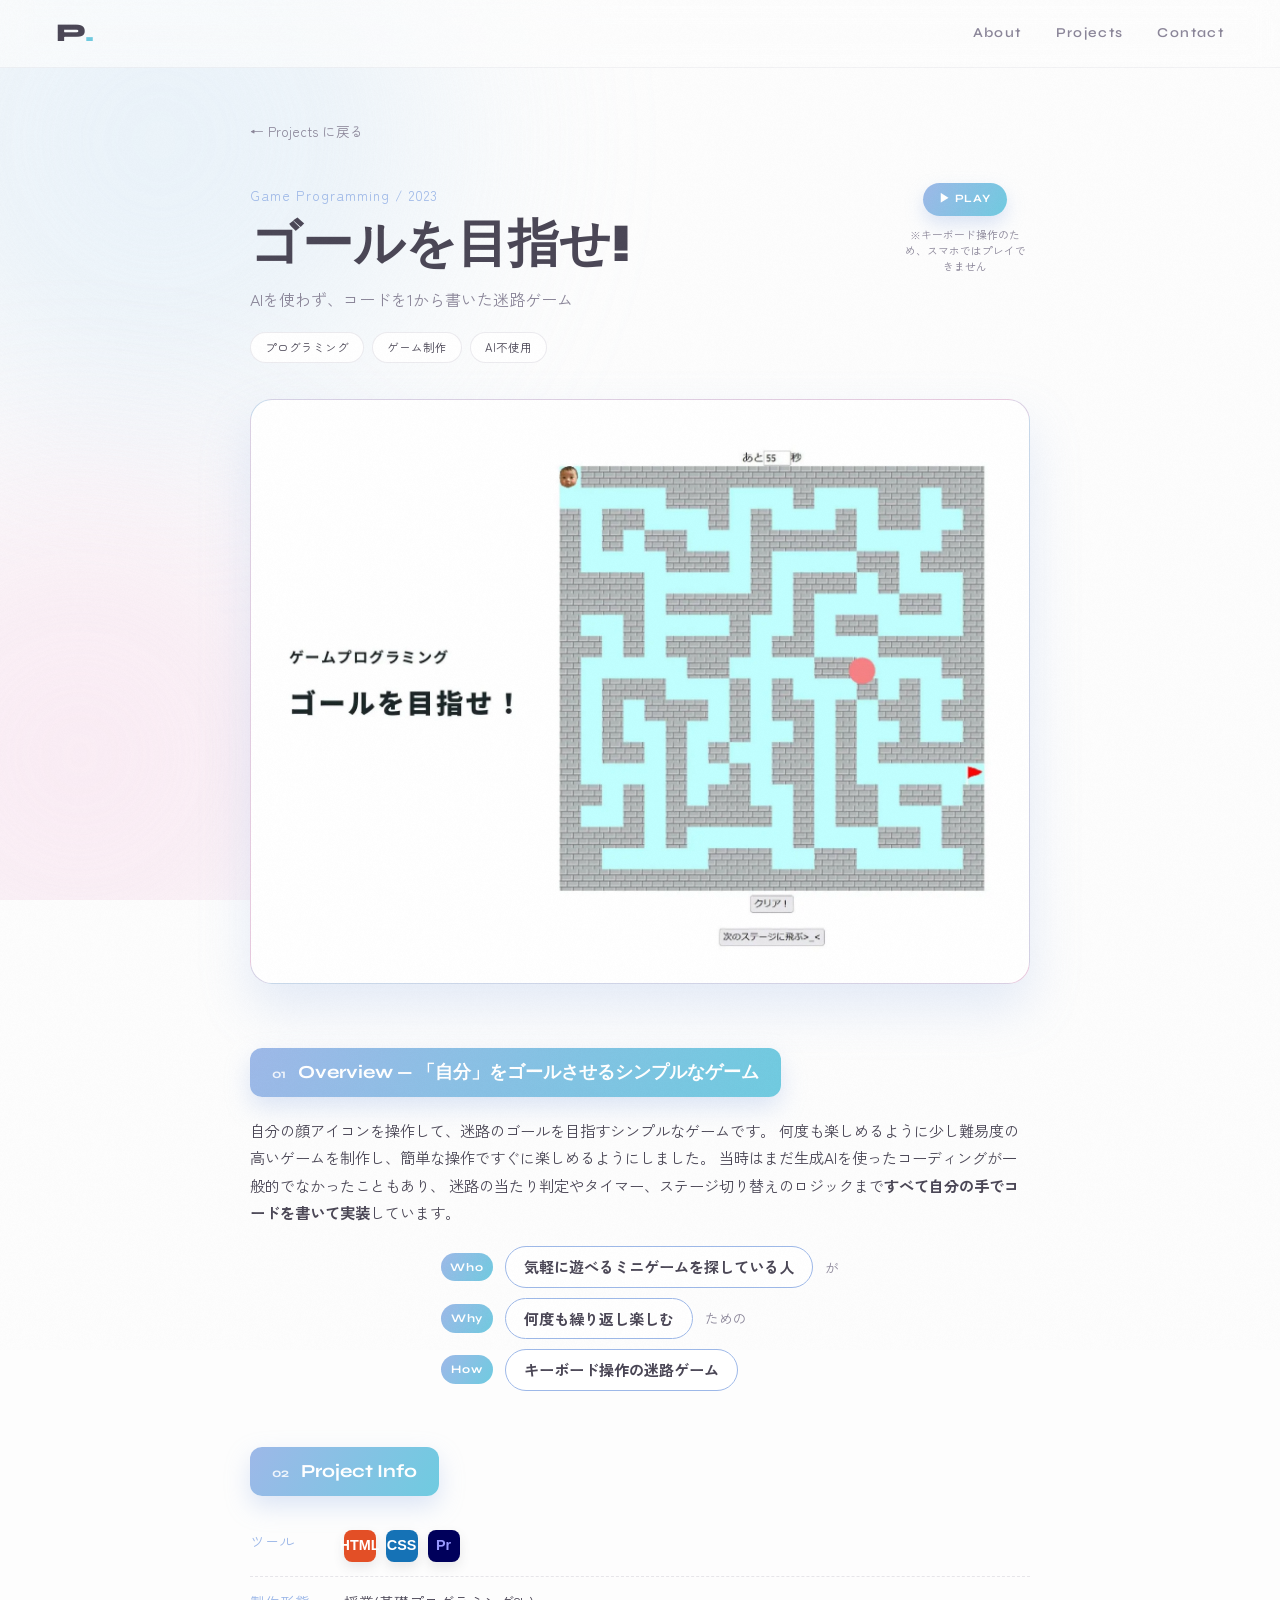
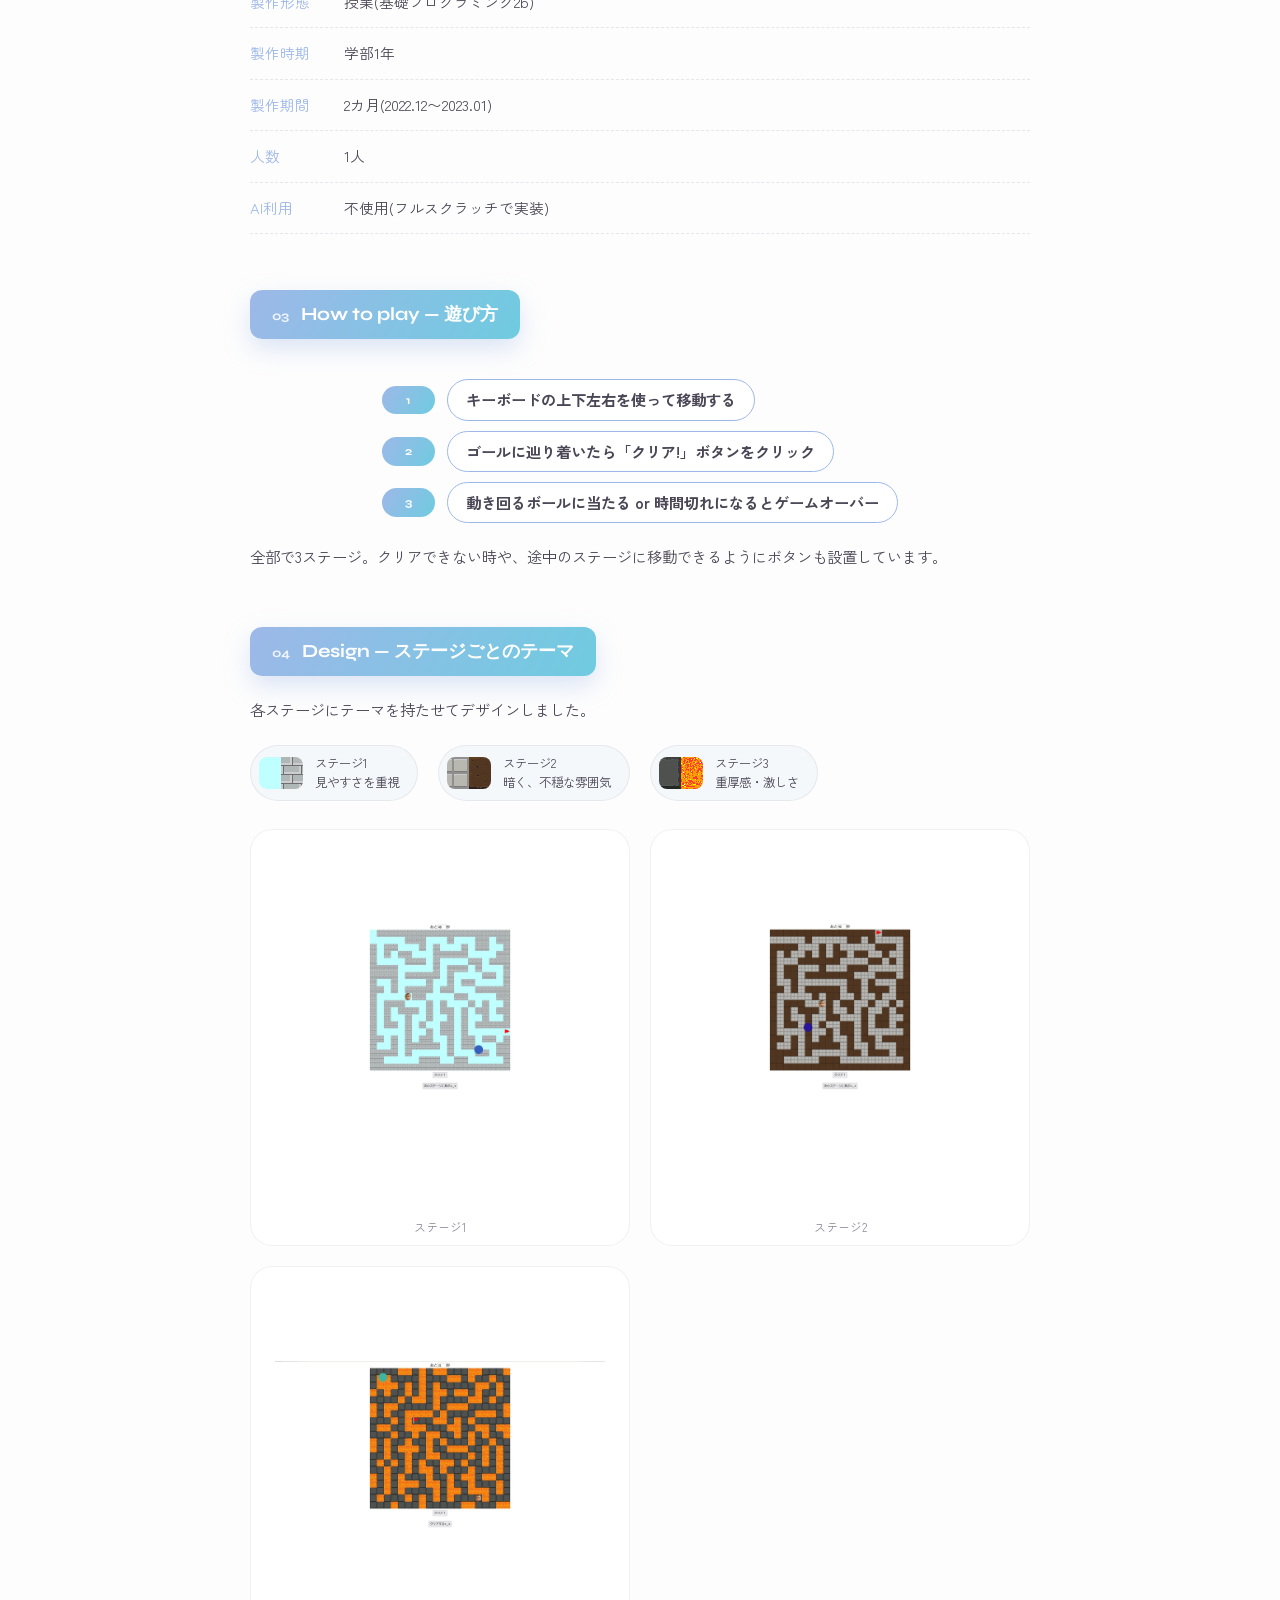
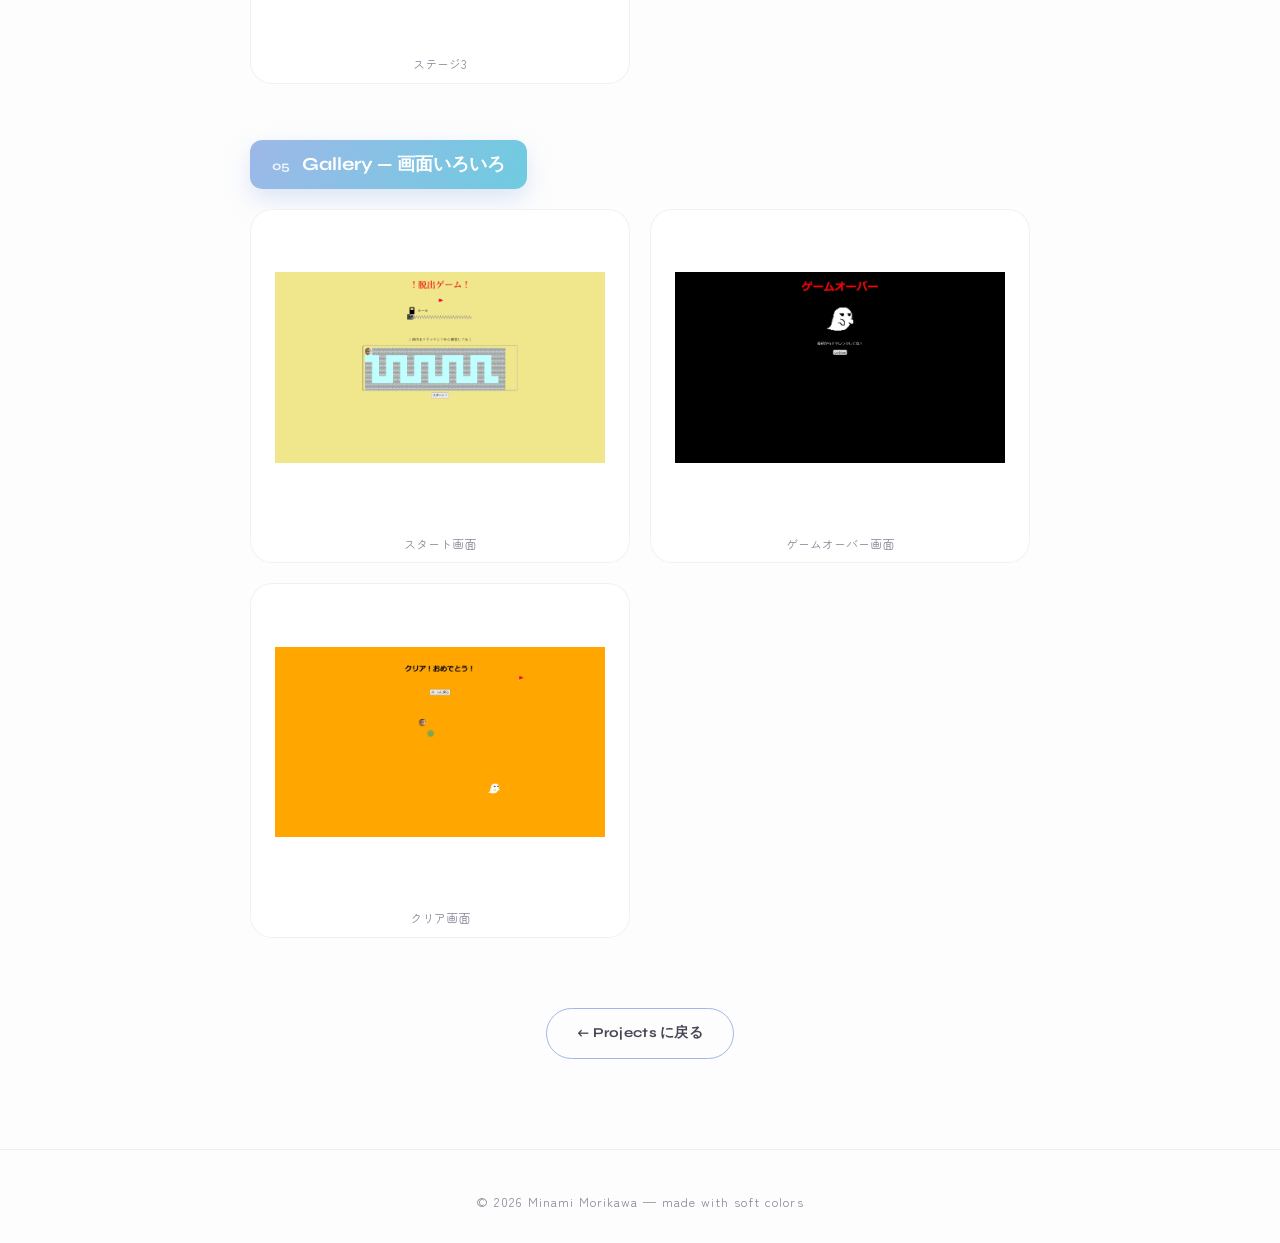
<file: works/maze.html>
<!DOCTYPE html>
<html lang="ja">
<head>
<meta charset="UTF-8" />
<meta name="viewport" content="width=device-width, initial-scale=1.0" />
<title>ゴールを目指せ! — Minami Morikawa</title>
<meta name="description" content="キーボード操作で自分をゴールさせる迷路ゲーム「ゴールを目指せ!」の制作事例" />
<link rel="preconnect" href="https://fonts.googleapis.com" />
<link rel="preconnect" href="https://fonts.gstatic.com" crossorigin />
<link href="https://fonts.googleapis.com/css2?family=Syne:wght@400..800&family=Zen+Kaku+Gothic+New:wght@400;500;700&family=Zen+Maru+Gothic:wght@500;700&display=swap" rel="stylesheet" />
<link rel="stylesheet" href="../css/style.css" />
</head>
<body>

<!-- scroll progress bar -->
<div class="progress-bar" id="progressBar"></div>

<!-- grain overlay -->
<div class="grain" aria-hidden="true"></div>

<!-- floating pastel blobs (parallax) -->
<div class="blobs" aria-hidden="true">
  <div class="blob blob-a" data-speed="0.15"></div>
  <div class="blob blob-c" data-speed="0.10"></div>
</div>

<header class="site-header">
  <a class="logo" href="../index.html">P<span class="logo-dot">.</span></a>
  <nav class="nav">
    <a href="../index.html#about">About</a>
    <a href="../index.html#works">Projects</a>
    <a href="../index.html#contact">Contact</a>
  </nav>
</header>

<main>
  <article class="wp">

    <a class="wp-back reveal" href="../index.html#works">← Projects に戻る</a>

    <!-- ▼▼ タイトルまわり ▼▼ -->
    <header class="wp-head">
      <p class="wp-meta reveal">Game Programming / 2023</p>
      <h1 class="wp-title" data-split>ゴールを目指せ!</h1>
      <p class="wp-sub reveal delay-1">AIを使わず、コードを1から書いた迷路ゲーム</p>
      <div class="wp-tags reveal delay-1">
        <span>プログラミング</span><span>ゲーム制作</span><span>AI不使用</span>
      </div>
      <div class="wp-qr reveal delay-1">
        <a class="wp-qr-play" href="https://game-meiro.vercel.app" target="_blank" rel="noopener noreferrer">▶ Play</a>
        <p class="wp-qr-note">※キーボード操作のため、スマホではプレイできません</p>
      </div>
    </header>

    <!-- ▼▼ メインビジュアル ▼▼ -->
    <div class="wp-hero wp-hero-photo reveal">
      <img decoding="async" src="../assets/card_maze.webp" alt="ゴールを目指せ!のメインビジュアル" />
    </div>

    <!-- ▼▼ どんなゲームか ▼▼ -->
    <section class="wp-section reveal">
      <h2><span class="wp-section-num">01</span>Overview — 「自分」をゴールさせるシンプルなゲーム</h2>
      <p>
        自分の顔アイコンを操作して、迷路のゴールを目指すシンプルなゲームです。
        何度も楽しめるように少し難易度の高いゲームを制作し、簡単な操作ですぐに楽しめるようにしました。
        当時はまだ生成AIを使ったコーディングが一般的でなかったこともあり、
        迷路の当たり判定やタイマー、ステージ切り替えのロジックまで<strong>すべて自分の手でコードを書いて実装</strong>しています。
      </p>
      <div class="wp-hiw">
        <div><span class="wp-hiw-label">Who</span><span class="wp-hiw-text">気軽に遊べるミニゲームを探している人</span><span class="wp-hiw-tail">が</span></div>
        <div><span class="wp-hiw-label">Why</span><span class="wp-hiw-text">何度も繰り返し楽しむ</span><span class="wp-hiw-tail">ための</span></div>
        <div><span class="wp-hiw-label">How</span><span class="wp-hiw-text">キーボード操作の迷路ゲーム</span></div>
      </div>
    </section>

    <!-- ▼▼ 担当・期間・ツール ▼▼ -->
    <section class="wp-section reveal">
      <h2><span class="wp-section-num">02</span>Project Info</h2>
      <dl class="wp-info">
        <div><dt>ツール</dt><dd>
          <div class="tool-icons wp-tools">
            <span class="tool-icon tool-html" title="HTML5">HTML</span>
            <span class="tool-icon tool-css" title="CSS3">CSS</span>
            <span class="tool-icon tool-pr" title="Premiere Pro">Pr</span>
          </div>
        </dd></div>
        <div><dt>製作形態</dt><dd>授業(基礎プログラミング2b)</dd></div>
        <div><dt>製作時期</dt><dd>学部1年</dd></div>
        <div><dt>製作期間</dt><dd>2カ月(2022.12〜2023.01)</dd></div>
        <div><dt>人数</dt><dd>1人</dd></div>
        <div><dt>AI利用</dt><dd>不使用(フルスクラッチで実装)</dd></div>
      </dl>
    </section>

    <!-- ▼▼ 遊び方 ▼▼ -->
    <section class="wp-section reveal">
      <h2><span class="wp-section-num">03</span>How to play — 遊び方</h2>
      <div class="wp-hiw">
        <div><span class="wp-hiw-label">1</span><span class="wp-hiw-text">キーボードの上下左右を使って移動する</span></div>
        <div><span class="wp-hiw-label">2</span><span class="wp-hiw-text">ゴールに辿り着いたら「クリア!」ボタンをクリック</span></div>
        <div><span class="wp-hiw-label">3</span><span class="wp-hiw-text">動き回るボールに当たる or 時間切れになるとゲームオーバー</span></div>
      </div>
      <p style="margin-top: 20px;">全部で3ステージ。クリアできない時や、途中のステージに移動できるようにボタンも設置しています。</p>
    </section>

    <!-- ▼▼ デザイン ▼▼ -->
    <section class="wp-section reveal">
      <h2><span class="wp-section-num">04</span>Design — ステージごとのテーマ</h2>
      <p>各ステージにテーマを持たせてデザインしました。</p>
      <div class="wp-tile-legend">
        <div><img decoding="async" src="../assets/maze_tile1.png" alt="ステージ1のタイル素材" loading="lazy" /><span>ステージ1<br />見やすさを重視</span></div>
        <div><img decoding="async" src="../assets/maze_tile2.png" alt="ステージ2のタイル素材" loading="lazy" /><span>ステージ2<br />暗く、不穏な雰囲気</span></div>
        <div><img decoding="async" src="../assets/maze_tile3.png" alt="ステージ3のタイル素材" loading="lazy" /><span>ステージ3<br />重厚感・激しさ</span></div>
      </div>
      <div class="wp-gallery" style="margin-top: 28px;">
        <figure class="wp-shot wp-shot-logo wp-shot-uniform-square"><img decoding="async" src="../assets/maze_stage1.webp" alt="ステージ1:水色の迷路" loading="lazy" /><figcaption>ステージ1</figcaption></figure>
        <figure class="wp-shot wp-shot-logo wp-shot-uniform-square"><img decoding="async" src="../assets/maze_stage2.webp" alt="ステージ2:茶色の迷路" loading="lazy" /><figcaption>ステージ2</figcaption></figure>
        <figure class="wp-shot wp-shot-logo wp-shot-uniform-square"><img decoding="async" src="../assets/maze_stage3.webp" alt="ステージ3:溶岩をイメージした迷路" loading="lazy" /><figcaption>ステージ3</figcaption></figure>
      </div>
    </section>

    <!-- ▼▼ 画面ギャラリー ▼▼ -->
    <section class="wp-section reveal">
      <h2><span class="wp-section-num">05</span>Gallery — 画面いろいろ</h2>
      <div class="wp-gallery">
        <figure class="wp-shot wp-shot-logo wp-shot-uniform"><img decoding="async" src="../assets/maze_start.webp" alt="スタート画面。操作方法の説明とルール、練習コースを表示" loading="lazy" /><figcaption>スタート画面</figcaption></figure>
        <figure class="wp-shot wp-shot-logo wp-shot-uniform"><img decoding="async" src="../assets/maze_gameover.webp" alt="ゲームオーバー画面" loading="lazy" /><figcaption>ゲームオーバー画面</figcaption></figure>
        <figure class="wp-shot wp-shot-logo wp-shot-uniform"><img decoding="async" src="../assets/maze_clear.webp" alt="クリア画面" loading="lazy" /><figcaption>クリア画面</figcaption></figure>
      </div>
    </section>

    <div class="wp-back-bottom-wrap reveal">
      <a class="wp-back-bottom" href="../index.html#works">← Projects に戻る</a>
    </div>

  </article>
</main>

<footer class="site-footer">
  <p>&copy; 2026 Minami Morikawa — made with soft colors</p>
</footer>

<script src="../js/main.js"></script>
</body>
</html>
</file>
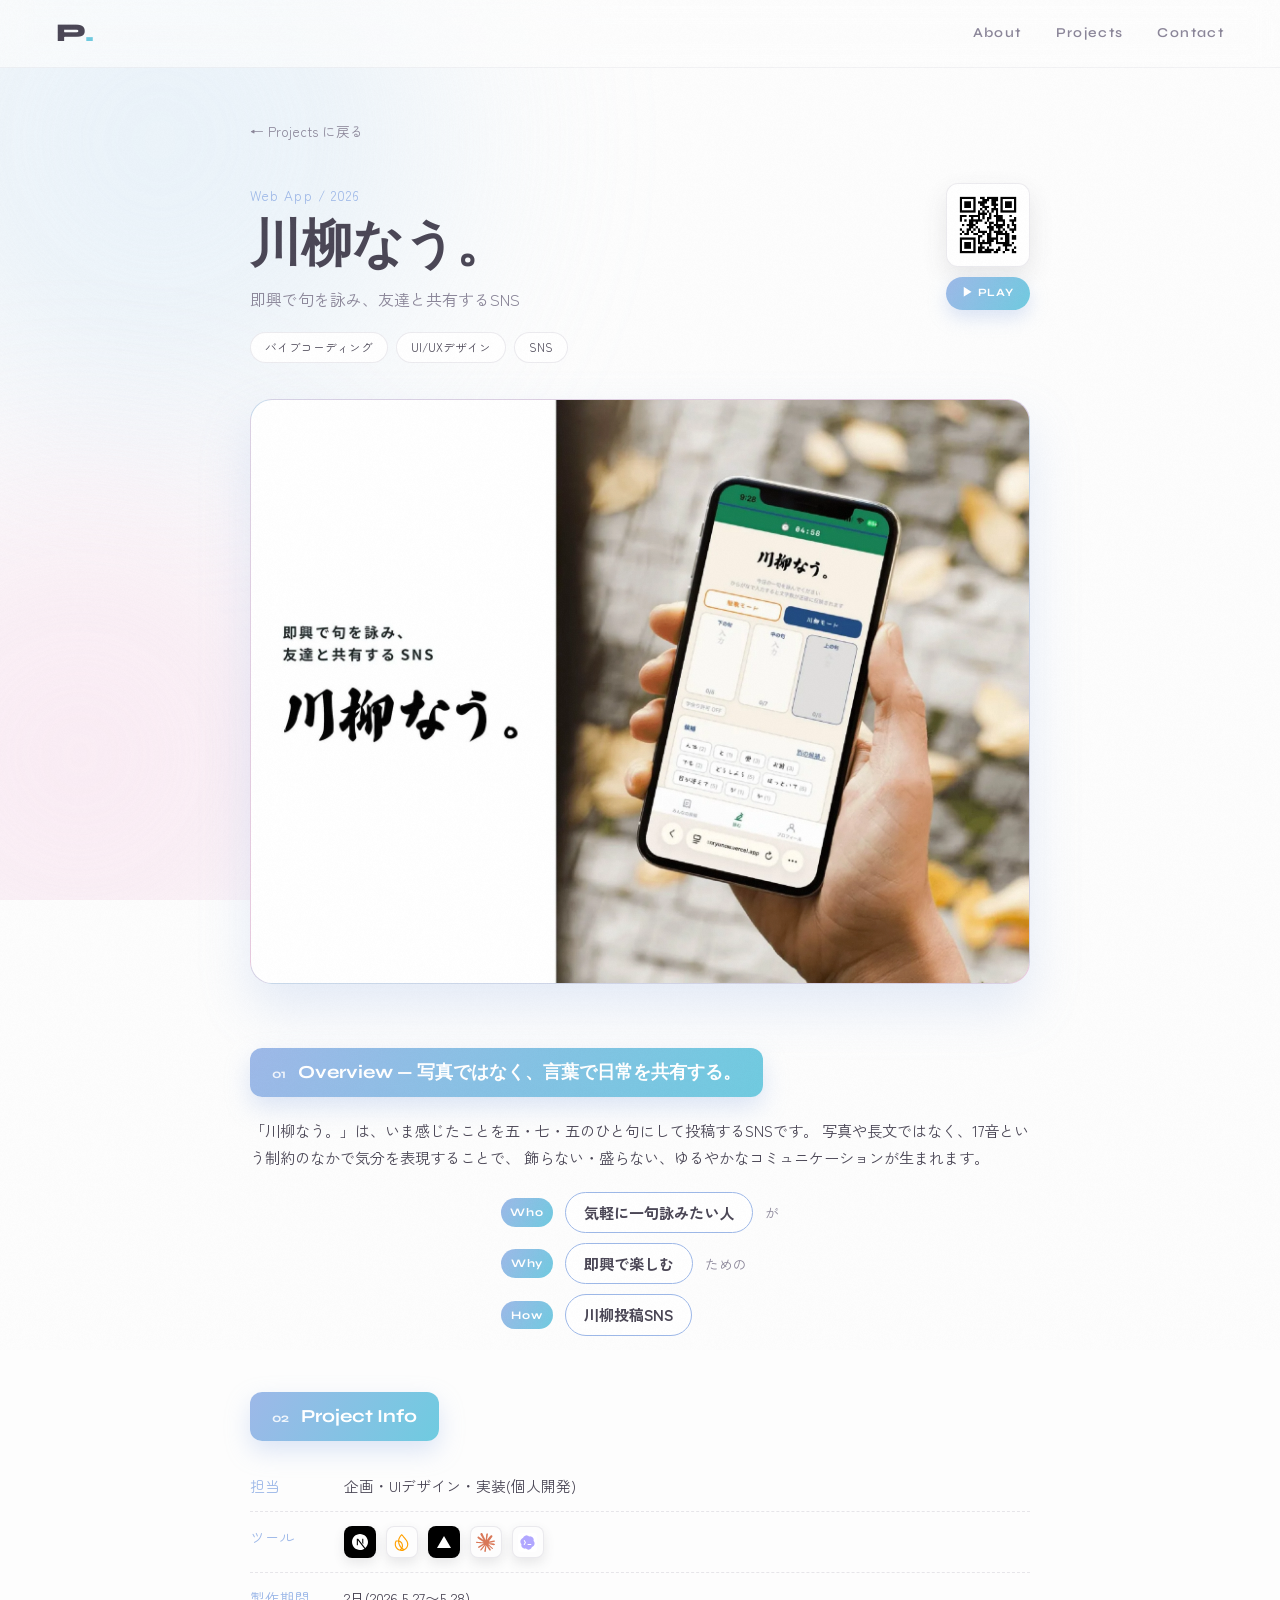
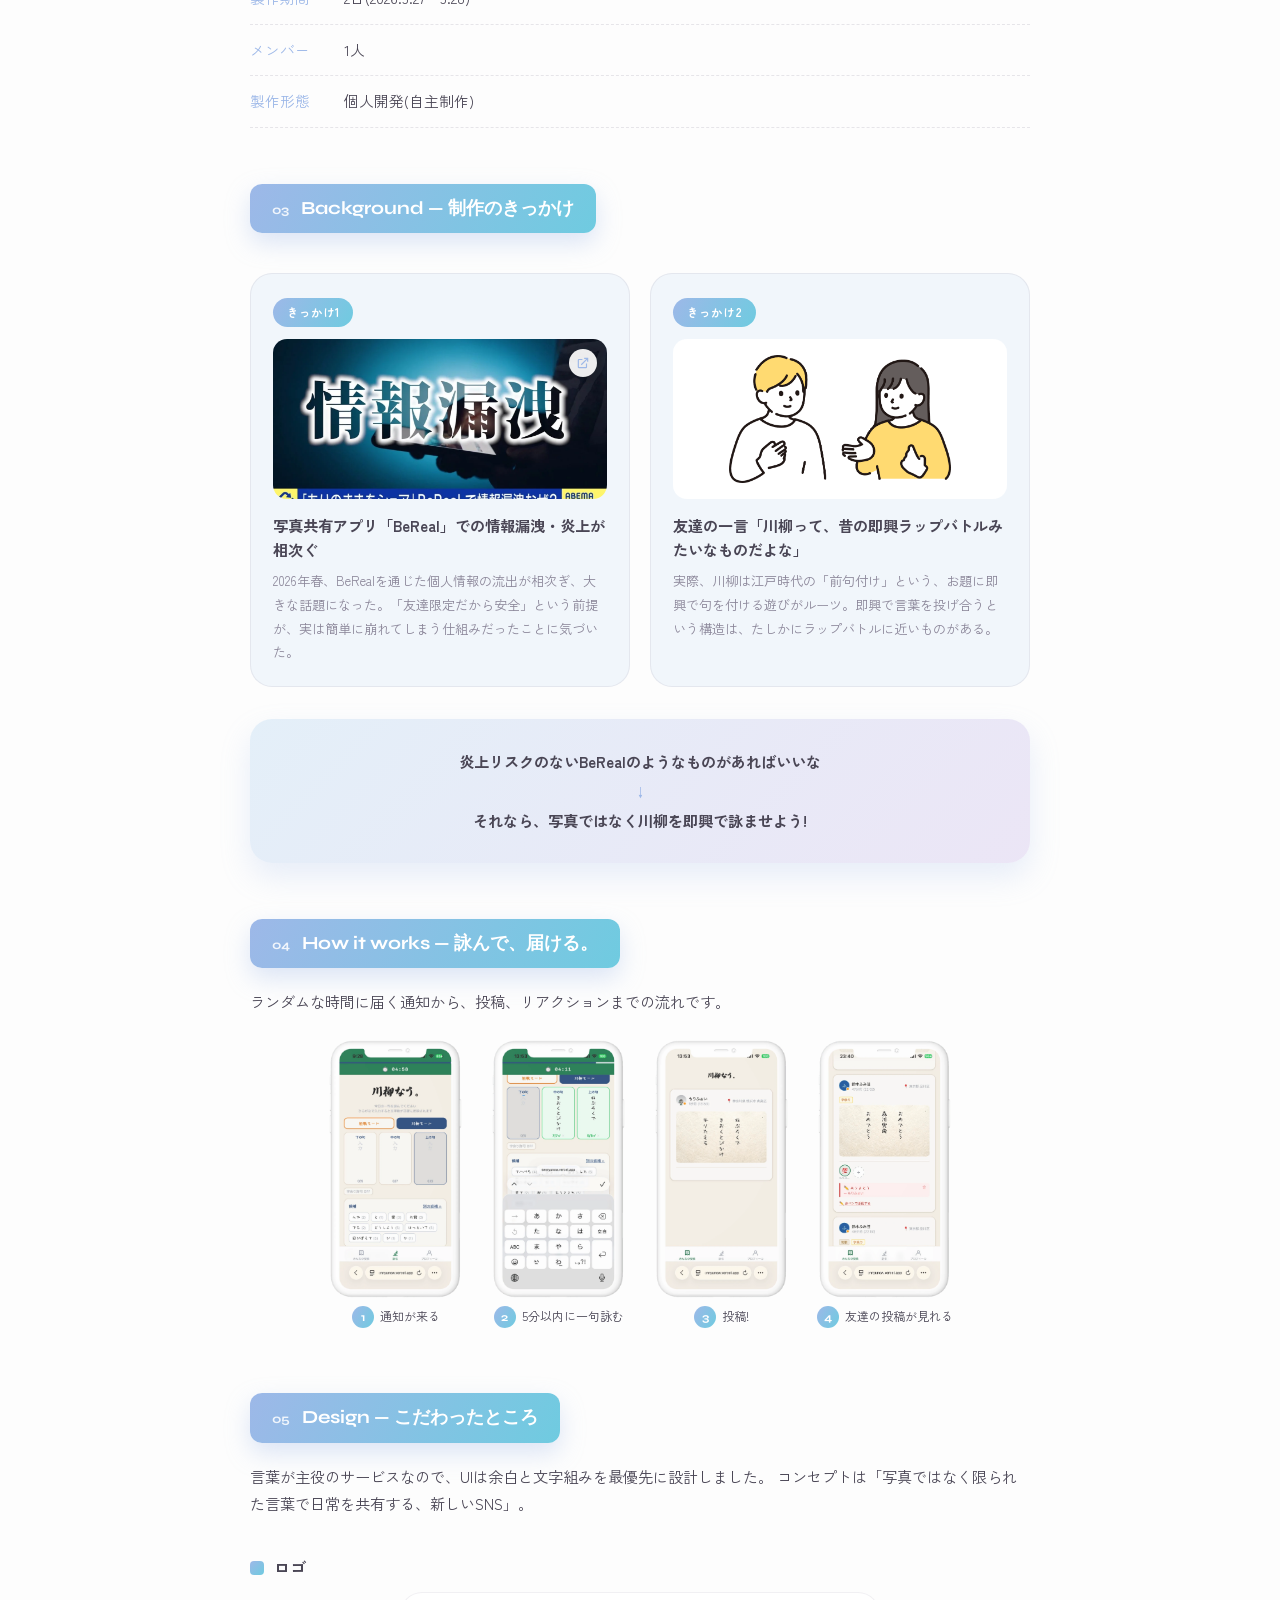
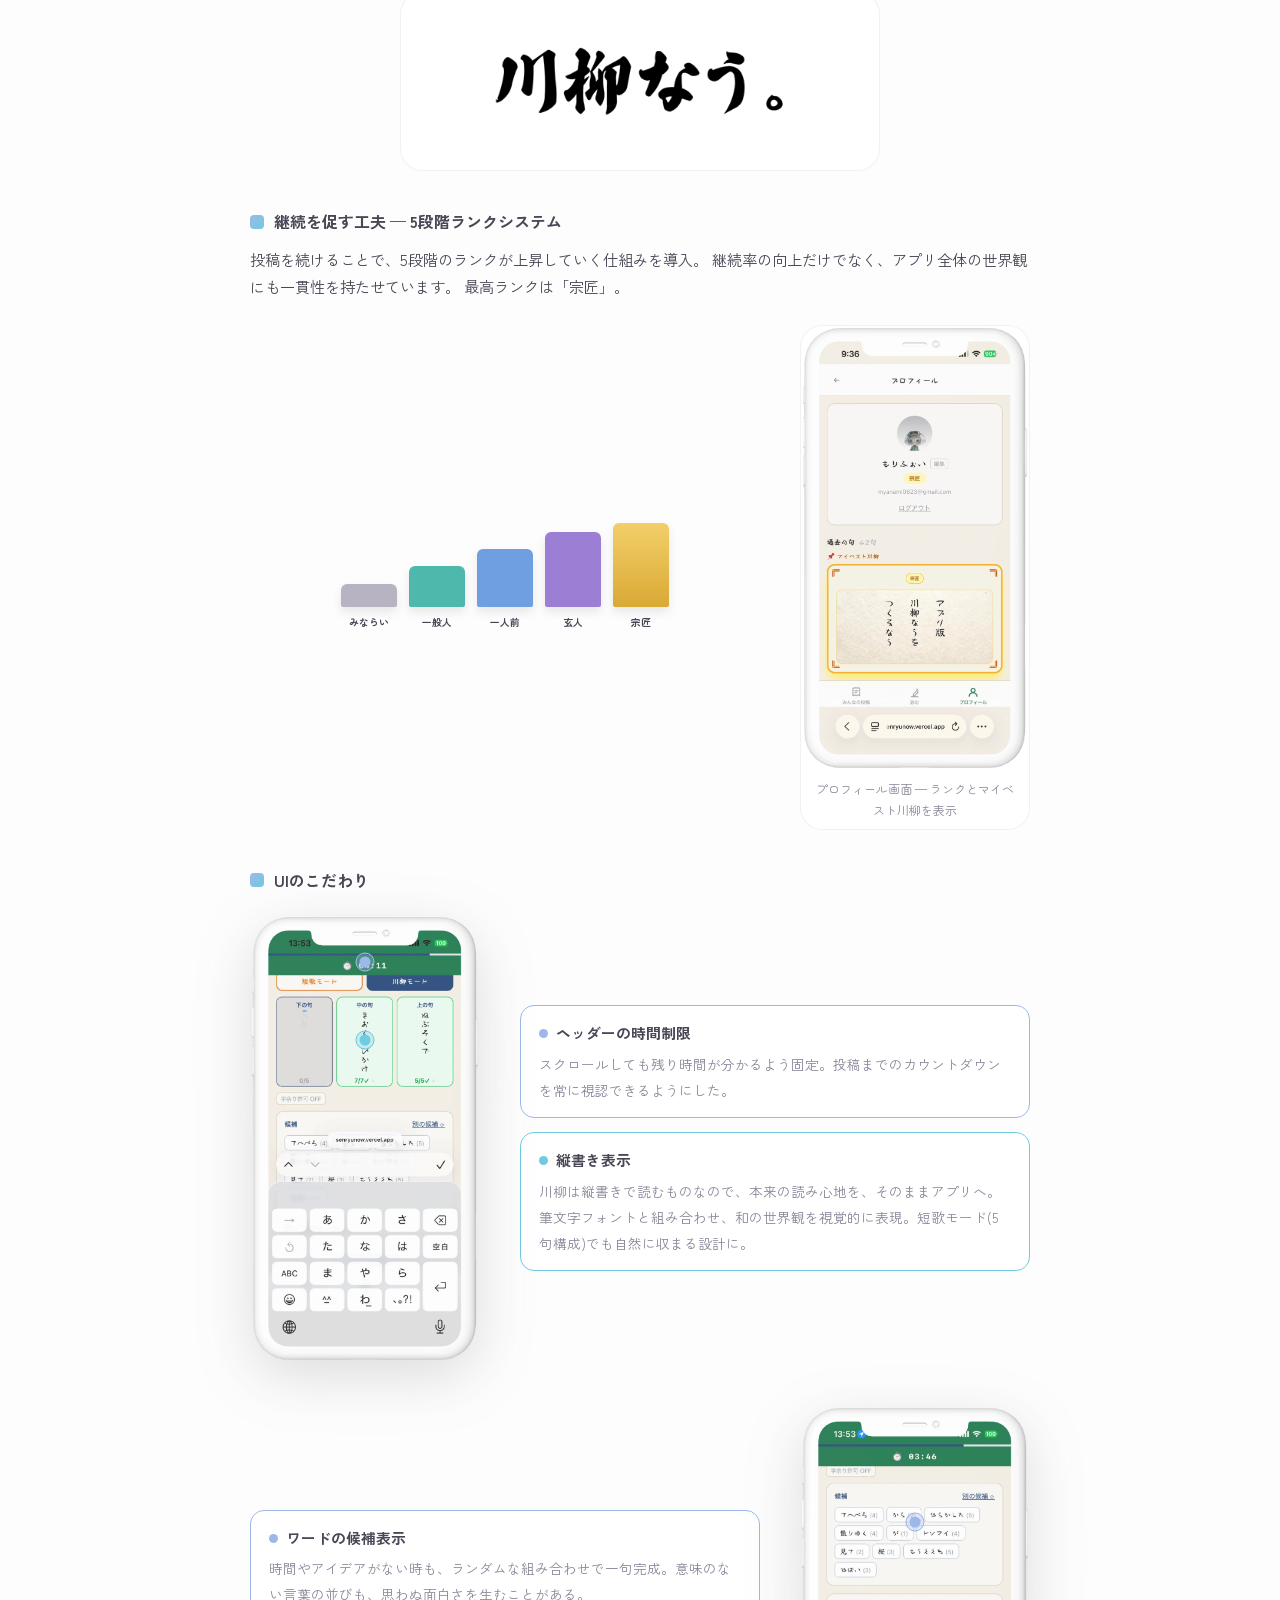
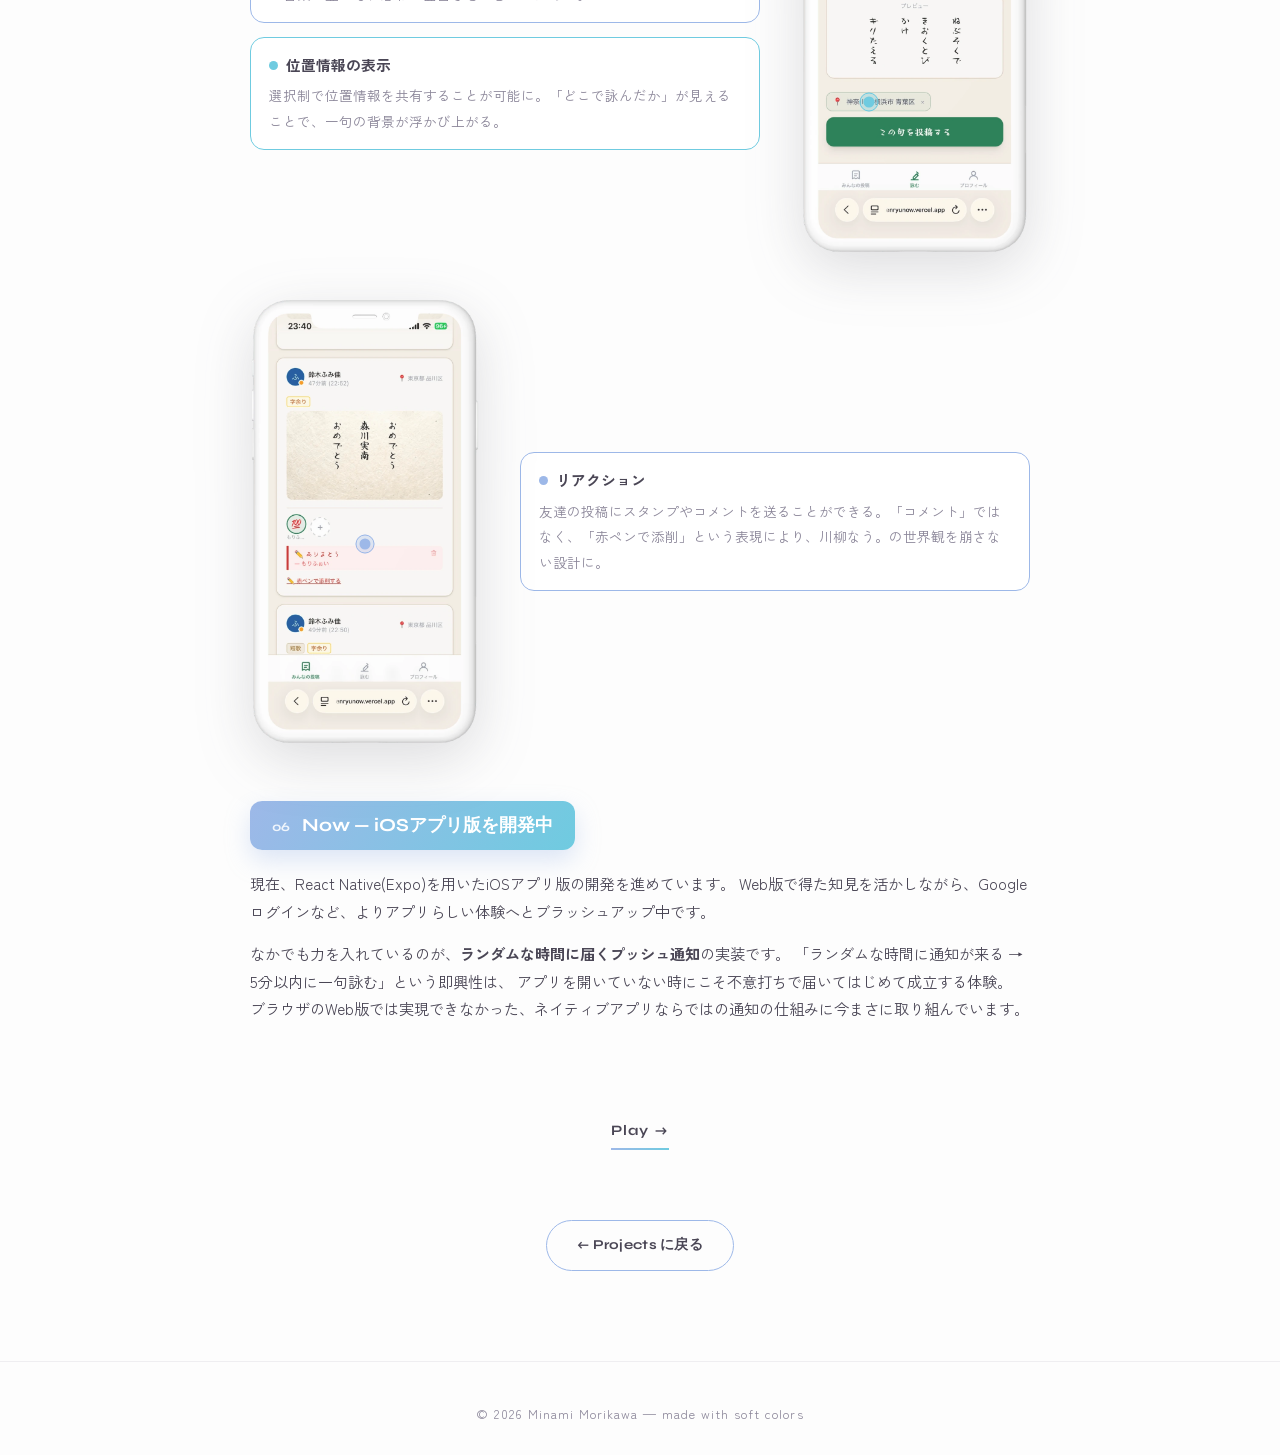
<file: works/senryu.html>
<!DOCTYPE html>
<html lang="ja">
<head>
<meta charset="UTF-8" />
<meta name="viewport" content="width=device-width, initial-scale=1.0" />
<title>川柳なう。 — Minami Morikawa</title>
<meta name="description" content="即興で句を詠み、友達と共有するSNS「川柳なう。」の制作事例" />
<link rel="preconnect" href="https://fonts.googleapis.com" />
<link rel="preconnect" href="https://fonts.gstatic.com" crossorigin />
<link href="https://fonts.googleapis.com/css2?family=Syne:wght@400..800&family=Zen+Kaku+Gothic+New:wght@400;500;700&family=Zen+Maru+Gothic:wght@500;700&display=swap" rel="stylesheet" />
<link rel="stylesheet" href="../css/style.css" />
</head>
<body>

<!-- scroll progress bar -->
<div class="progress-bar" id="progressBar"></div>

<!-- grain overlay -->
<div class="grain" aria-hidden="true"></div>

<!-- floating pastel blobs (parallax) -->
<div class="blobs" aria-hidden="true">
  <div class="blob blob-a" data-speed="0.15"></div>
  <div class="blob blob-c" data-speed="0.10"></div>
</div>

<header class="site-header">
  <a class="logo" href="../index.html">P<span class="logo-dot">.</span></a>
  <nav class="nav">
    <a href="../index.html#about">About</a>
    <a href="../index.html#works">Projects</a>
    <a href="../index.html#contact">Contact</a>
  </nav>
</header>

<main>
  <article class="wp">

    <a class="wp-back reveal" href="../index.html#works">← Projects に戻る</a>

    <!-- ▼▼ タイトルまわり ▼▼ -->
    <header class="wp-head">
      <p class="wp-meta reveal">Web App / 2026</p>
      <h1 class="wp-title" data-split>川柳なう。</h1>
      <p class="wp-sub reveal delay-1">即興で句を詠み、友達と共有するSNS</p>
      <div class="wp-tags reveal delay-1">
        <span>バイブコーディング</span><span>UI/UXデザイン</span><span>SNS</span>
      </div>
      <div class="wp-qr reveal delay-1">
        <img decoding="async" src="../assets/senryu_qr.png" alt="川柳なう。にアクセスするQRコード" loading="lazy" />
        <a class="wp-qr-play" href="https://senryunow.vercel.app" target="_blank" rel="noopener noreferrer">▶ Play</a>
      </div>
    </header>

    <!-- ▼▼ メインビジュアル ▼▼ -->
    <div class="wp-hero wp-hero-photo reveal">
      <img decoding="async" src="../assets/card_senryu.webp" alt="川柳なう。のメインビジュアル" />
    </div>

    <!-- ▼▼ どんなサービスか ▼▼ -->
    <section class="wp-section reveal">
      <h2><span class="wp-section-num">01</span>Overview — 写真ではなく、言葉で日常を共有する。</h2>
      <p>
        「川柳なう。」は、いま感じたことを五・七・五のひと句にして投稿するSNSです。
        写真や長文ではなく、17音という制約のなかで気分を表現することで、
        飾らない・盛らない、ゆるやかなコミュニケーションが生まれます。
      </p>
      <div class="wp-hiw">
        <div><span class="wp-hiw-label">Who</span><span class="wp-hiw-text">気軽に一句詠みたい人</span><span class="wp-hiw-tail">が</span></div>
        <div><span class="wp-hiw-label">Why</span><span class="wp-hiw-text">即興で楽しむ</span><span class="wp-hiw-tail">ための</span></div>
        <div><span class="wp-hiw-label">How</span><span class="wp-hiw-text">川柳投稿SNS</span></div>
      </div>
    </section>

    <!-- ▼▼ 担当・期間・ツール ▼▼ -->
    <section class="wp-section reveal">
      <h2><span class="wp-section-num">02</span>Project Info</h2>
      <dl class="wp-info">
        <div><dt>担当</dt><dd>企画・UIデザイン・実装(個人開発)</dd></div>
        <div><dt>ツール</dt><dd>
          <div class="tool-icons wp-tools">
            <span class="tool-icon tool-nextjs" title="Next.js"><svg viewBox="0 0 24 24" width="16" height="16" aria-hidden="true"><path fill="#fff" d="M18.665 21.978C16.758 23.255 14.465 24 12 24 5.377 24 0 18.623 0 12S5.377 0 12 0s12 5.377 12 12c0 3.583-1.574 6.801-4.067 9.001L9.219 7.2H7.2v9.596h1.615V9.251l9.85 12.727Zm-3.332-8.533 1.6 2.061V7.2h-1.6v6.245Z"/></svg></span>
            <span class="tool-icon tool-firebase" title="Firebase"><svg viewBox="0 0 24 24" width="17" height="17" aria-hidden="true"><path fill="#ffa000" d="M19.455 8.369c-.538-.748-1.778-2.285-3.681-4.569-.826-.991-1.535-1.832-1.884-2.245a146 146 0 0 0-.488-.576l-.207-.245-.113-.133-.022-.032-.01-.005L12.57 0l-.609.488c-1.555 1.246-2.828 2.851-3.681 4.64-.523 1.064-.864 2.105-1.043 3.176-.047.241-.088.489-.121.738-.209-.017-.421-.028-.632-.033-.018-.001-.035-.002-.059-.003a7.46 7.46 0 0 0-2.28.274l-.317.089-.163.286c-.765 1.342-1.198 2.869-1.252 4.416-.07 2.01.477 3.954 1.583 5.625 1.082 1.633 2.61 2.882 4.42 3.611l.236.095.071.025.003-.001a9.59 9.59 0 0 0 2.941.568q.171.006.342.006c1.273 0 2.513-.249 3.69-.742l.008.004.313-.145a9.63 9.63 0 0 0 3.927-3.335c1.01-1.49 1.577-3.234 1.641-5.042.075-2.161-.643-4.304-2.133-6.371m-7.083 6.695c.328 1.244.264 2.44-.191 3.558-1.135-1.12-1.967-2.352-2.475-3.665-.543-1.404-.87-2.74-.974-3.975.48.157.922.366 1.315.622 1.132.737 1.914 1.902 2.325 3.461zm.207 6.022c.482.368.99.712 1.513 1.028-.771.21-1.565.302-2.369.273a8 8 0 0 1-.373-.022c.458-.394.869-.823 1.228-1.279zm1.347-6.431c-.516-1.957-1.527-3.437-3.002-4.398-.647-.421-1.385-.741-2.194-.95.011-.134.026-.268.043-.4.014-.113.03-.216.046-.313.133-.689.332-1.37.589-2.025.099-.25.206-.499.321-.74l.004-.008c.177-.358.376-.719.61-1.105l.092-.152-.003-.001c.544-.851 1.197-1.627 1.942-2.311l.288.341c.672.796 1.304 1.548 1.878 2.237 1.291 1.549 2.966 3.583 3.612 4.48 1.277 1.771 1.893 3.579 1.83 5.375-.049 1.395-.461 2.755-1.195 3.933-.694 1.116-1.661 2.05-2.8 2.708-.636-.318-1.559-.839-2.539-1.599.79-1.575.952-3.28.479-5.072zm-2.575 5.397c-.725.939-1.587 1.55-2.09 1.856-.081-.029-.163-.06-.243-.093l-.065-.026c-1.49-.616-2.747-1.656-3.635-3.01-.907-1.384-1.356-2.993-1.298-4.653.041-1.19.338-2.327.882-3.379.316-.07.638-.114.96-.131l.084-.002c.162-.003.324-.003.478 0 .227.011.454.035.677.07.073 1.513.445 3.145 1.105 4.852.637 1.644 1.694 3.162 3.144 4.515z"/></svg></span>
            <span class="tool-icon tool-vercel" title="Vercel"><svg viewBox="0 0 24 24" width="14" height="14" aria-hidden="true"><path fill="#fff" d="m12 1.608 12 20.784H0Z"/></svg></span>
            <span class="tool-icon tool-claude" title="Claude"><svg viewBox="0 0 24 24" width="19" height="19" aria-hidden="true"><path fill="#d97757" d="m4.7144 15.9555 4.7174-2.6471.079-.2307-.079-.1275h-.2307l-.7893-.0486-2.6956-.0729-2.3375-.0971-2.2646-.1214-.5707-.1215-.5343-.7042.0546-.3522.4797-.3218.686.0608 1.5179.1032 2.2767.1578 1.6514.0972 2.4468.255h.3886l.0546-.1579-.1336-.0971-.1032-.0972L6.973 9.8356l-2.55-1.6879-1.3356-.9714-.7225-.4918-.3643-.4614-.1578-1.0078.6557-.7225.8803.0607.2246.0607.8925.686 1.9064 1.4754 2.4893 1.8336.3643.3035.1457-.1032.0182-.0728-.164-.2733-1.3539-2.4467-1.445-2.4893-.6435-1.032-.17-.6194c-.0607-.255-.1032-.4674-.1032-.7285L6.287.1335 6.6997 0l.9957.1336.419.3642.6192 1.4147 1.0018 2.2282 1.5543 3.0296.4553.8985.2429.8318.091.255h.1579v-.1457l.1275-1.706.2368-2.0947.2307-2.6957.0789-.7589.3764-.9107.7468-.4918.5828.2793.4797.686-.0668.4433-.2853 1.8517-.5586 2.9021-.3643 1.9429h.2125l.2429-.2429.9835-1.3053 1.6514-2.0643.7286-.8196.85-.9046.5464-.4311h1.0321l.759 1.1293-.34 1.1657-1.0625 1.3478-.8804 1.1414-1.2628 1.7-.7893 1.36.0729.1093.1882-.0183 2.8535-.607 1.5421-.2794 1.8396-.3157.8318.3886.091.3946-.3278.8075-1.967.4857-2.3072.4614-3.4364.8136-.0425.0304.0486.0607 1.5482.1457.6618.0364h1.621l3.0175.2247.7892.522.4736.6376-.079.4857-1.2142.6193-1.6393-.3886-3.825-.9107-1.3113-.3279h-.1822v.1093l1.0929 1.0686 2.0035 1.8092 2.5075 2.3314.1275.5768-.3218.4554-.34-.0486-2.2039-1.6575-.85-.7468-1.9246-1.621h-.1275v.17l.4432.6496 2.3436 3.5214.1214 1.0807-.17.3521-.6071.2125-.6679-.1214-1.3721-1.9246L14.38 17.959l-1.1414-1.9428-.1397.079-.674 7.2552-.3156.3703-.7286.2793-.6071-.4614-.3218-.7468.3218-1.4753.3886-1.9246.3157-1.53.2853-1.9004.17-.6314-.0121-.0425-.1397.0182-1.4328 1.9672-2.1796 2.9446-1.7243 1.8456-.4128.164-.7164-.3704.0667-.6618.4008-.5889 2.386-3.0357 1.4389-1.882.929-1.0868-.0062-.1579h-.0546l-6.3385 4.1164-1.1293.1457-.4857-.4554.0608-.7467.2307-.2429 1.9064-1.3114Z"/></svg></span>
            <span class="tool-icon tool-codex" title="Codex">
              <svg width="19" height="19" viewBox="0 0 24 24" aria-hidden="true"><path d="M19.503 0H4.496A4.496 4.496 0 000 4.496v15.007A4.496 4.496 0 004.496 24h15.007A4.496 4.496 0 0024 19.503V4.496A4.496 4.496 0 0019.503 0z" fill="#fff"/><path d="M9.064 3.344a4.578 4.578 0 012.285-.312c1 .115 1.891.54 2.673 1.275.01.01.024.017.037.021a.09.09 0 00.043 0 4.55 4.55 0 013.046.275l.047.022.116.057a4.581 4.581 0 012.188 2.399c.209.51.313 1.041.315 1.595a4.24 4.24 0 01-.134 1.223.123.123 0 00.03.115c.594.607.988 1.33 1.183 2.17.289 1.425-.007 2.71-.887 3.854l-.136.166a4.548 4.548 0 01-2.201 1.388.123.123 0 00-.081.076c-.191.551-.383 1.023-.74 1.494-.9 1.187-2.222 1.846-3.711 1.838-1.187-.006-2.239-.44-3.157-1.302a.107.107 0 00-.105-.024c-.388.125-.78.143-1.204.138a4.441 4.441 0 01-1.945-.466 4.544 4.544 0 01-1.61-1.335c-.152-.202-.303-.392-.414-.617a5.81 5.81 0 01-.37-.961 4.582 4.582 0 01-.014-2.298.124.124 0 00.006-.056.085.085 0 00-.027-.048 4.467 4.467 0 01-1.034-1.651 3.896 3.896 0 01-.251-1.192 5.189 5.189 0 01.141-1.6c.337-1.112.982-1.985 1.933-2.618.212-.141.413-.251.601-.33.215-.089.43-.164.646-.227a.098.098 0 00.065-.066 4.51 4.51 0 01.829-1.615 4.535 4.535 0 011.837-1.388zm3.482 10.565a.637.637 0 000 1.272h3.636a.637.637 0 100-1.272h-3.636zM8.462 9.23a.637.637 0 00-1.106.631l1.272 2.224-1.266 2.136a.636.636 0 101.095.649l1.454-2.455a.636.636 0 00.005-.64L8.462 9.23z" fill="url(#codexGrad2)"/><defs><linearGradient id="codexGrad2" x1="12" x2="12" y1="3" y2="21"><stop stop-color="#B1A7FF"/><stop offset=".5" stop-color="#7A9DFF"/><stop offset="1" stop-color="#3941FF"/></linearGradient></defs></svg>
            </span>
          </div>
        </dd></div>
        <div><dt>製作期間</dt><dd>2日(2026.5.27〜5.28)</dd></div>
        <div><dt>メンバー</dt><dd>1人</dd></div>
        <div><dt>製作形態</dt><dd>個人開発(自主制作)</dd></div>
      </dl>
    </section>

    <!-- ▼▼ 制作背景 ▼▼ -->
    <section class="wp-section reveal">
      <h2><span class="wp-section-num">03</span>Background — 制作のきっかけ</h2>
      <div class="wp-origin-grid">
        <div class="wp-origin-card">
          <span class="wp-origin-tag">きっかけ1</span>
          <a class="wp-origin-link" href="https://news.tv-asahi.co.jp/news_society/articles/900192903.html" target="_blank" rel="noopener noreferrer">
            <img decoding="async" class="wp-origin-img" src="../assets/senryu_bereal_news.webp" alt="「ありのままをシェア」BeRealで情報漏洩なぜ? というABEMA NEWSの報道" loading="lazy" />
            <span class="wp-origin-link-icon" aria-hidden="true">
              <svg viewBox="0 0 24 24" width="14" height="14"><path fill="currentColor" d="M14 3h7v7h-2V6.41l-9.29 9.3-1.42-1.42 9.3-9.29H14V3zM5 5h6v2H5v12h12v-6h2v6a2 2 0 01-2 2H5a2 2 0 01-2-2V7a2 2 0 012-2z"/></svg>
            </span>
          </a>
          <h4>写真共有アプリ「BeReal」での情報漏洩・炎上が相次ぐ</h4>
          <p>2026年春、BeRealを通じた個人情報の流出が相次ぎ、大きな話題になった。「友達限定だから安全」という前提が、実は簡単に崩れてしまう仕組みだったことに気づいた。</p>
        </div>
        <div class="wp-origin-card">
          <span class="wp-origin-tag">きっかけ2</span>
          <img decoding="async" class="wp-origin-img wp-origin-img-illust" src="../assets/senryu_friend_talk.png" alt="友達と話している様子のイラスト" loading="lazy" />
          <h4>友達の一言「川柳って、昔の即興ラップバトルみたいなものだよな」</h4>
          <p>実際、川柳は江戸時代の「前句付け」という、お題に即興で句を付ける遊びがルーツ。即興で言葉を投げ合うという構造は、たしかにラップバトルに近いものがある。</p>
        </div>
      </div>
      <p class="wp-origin-conclusion">
        炎上リスクのないBeRealのようなものがあればいいな<br />
        <span>↓</span><br />
        それなら、写真ではなく川柳を即興で詠ませよう!
      </p>
    </section>

    <!-- ▼▼ 遊び方 ▼▼ -->
    <section class="wp-section reveal">
      <h2><span class="wp-section-num">04</span>How it works — 詠んで、届ける。</h2>
      <p>ランダムな時間に届く通知から、投稿、リアクションまでの流れです。</p>
      <div class="wp-flow wp-flow-4">
        <figure>
          <img decoding="async" src="../assets/senryu_compose.webp" alt="通知を受けて詠む画面が開いた状態。5分のタイマーがスタート" loading="lazy" />
          <figcaption><span class="wp-flow-num">1</span>通知が来る</figcaption>
        </figure>
        <figure>
          <img decoding="async" src="../assets/senryu_compose_input.webp" alt="上の句・中の句・下の句をひらがなで入力する画面" loading="lazy" />
          <figcaption><span class="wp-flow-num">2</span>5分以内に一句詠む</figcaption>
        </figure>
        <figure>
          <img decoding="async" src="../assets/senryu_post_result.webp" alt="投稿が完了し、和紙背景のカードで表示された画面" loading="lazy" />
          <figcaption><span class="wp-flow-num">3</span>投稿!</figcaption>
        </figure>
        <figure>
          <img decoding="async" src="../assets/senryu_timeline_akapen.webp" alt="友達の投稿がタイムラインに並ぶ画面" loading="lazy" />
          <figcaption><span class="wp-flow-num">4</span>友達の投稿が見れる</figcaption>
        </figure>
      </div>
    </section>

    <!-- ▼▼ こだわり・工夫した点 ▼▼ -->
    <section class="wp-section reveal">
      <h2><span class="wp-section-num">05</span>Design — こだわったところ</h2>
      <p>
        言葉が主役のサービスなので、UIは余白と文字組みを最優先に設計しました。
        コンセプトは「写真ではなく限られた言葉で日常を共有する、新しいSNS」。
      </p>

      <h3 class="wp-subhead">ロゴ</h3>
      <div class="wp-gallery wp-gallery-center" style="margin-bottom: 24px;">
        <figure class="wp-shot wp-shot-logo">
          <img decoding="async" src="../assets/logo_senryunow.png" alt="川柳なう。のロゴ" loading="lazy" />
        </figure>
      </div>

      <h3 class="wp-subhead">継続を促す工夫 — 5段階ランクシステム</h3>
      <p>
        投稿を続けることで、5段階のランクが上昇していく仕組みを導入。
        継続率の向上だけでなく、アプリ全体の世界観にも一貫性を持たせています。
        最高ランクは「宗匠」。
      </p>
      <div class="wp-rank-layout">
        <div class="wp-rank-chart">
          <div class="wp-rank-bar" style="--rank-h: 22%;"><span class="wp-rank-fill wp-rank-1"></span><em>みならい</em></div>
          <div class="wp-rank-bar" style="--rank-h: 38%;"><span class="wp-rank-fill wp-rank-2"></span><em>一般人</em></div>
          <div class="wp-rank-bar" style="--rank-h: 54%;"><span class="wp-rank-fill wp-rank-3"></span><em>一人前</em></div>
          <div class="wp-rank-bar" style="--rank-h: 70%;"><span class="wp-rank-fill wp-rank-4"></span><em>玄人</em></div>
          <div class="wp-rank-bar" style="--rank-h: 100%;"><span class="wp-rank-fill wp-rank-5"></span><em>宗匠</em></div>
        </div>
        <figure class="wp-shot wp-rank-shot">
          <img decoding="async" src="../assets/senryu_profile_rank.webp" alt="プロフィール画面。最高ランク「宗匠」のバッジとマイベスト川柳が表示されている" loading="lazy" />
          <figcaption>プロフィール画面 — ランクとマイベスト川柳を表示</figcaption>
        </figure>
      </div>

      <h3 class="wp-subhead">UIのこだわり</h3>
      <div class="wp-ui">
        <div class="wp-ui-row">
          <div class="wp-ui-shot">
            <img decoding="async" src="../assets/senryu_compose_input.webp" alt="詠む画面。上部にタイマー、中央に縦書きの入力欄" loading="lazy" />
            <span class="wp-ui-marker wp-ui-marker-a" style="left: 50%; top: 10.5%;" aria-hidden="true"></span>
            <span class="wp-ui-marker wp-ui-marker-b" style="left: 50%; top: 28%;" aria-hidden="true"></span>
          </div>
          <div class="wp-ui-callouts">
            <div class="wp-ui-callout wp-ui-callout-a">
              <h4>ヘッダーの時間制限</h4>
              <p>スクロールしても残り時間が分かるよう固定。投稿までのカウントダウンを常に視認できるようにした。</p>
            </div>
            <div class="wp-ui-callout wp-ui-callout-b">
              <h4>縦書き表示</h4>
              <p>川柳は縦書きで読むものなので、本来の読み心地を、そのままアプリへ。筆文字フォントと組み合わせ、和の世界観を視覚的に表現。短歌モード(5句構成)でも自然に収まる設計に。</p>
            </div>
          </div>
        </div>
        <div class="wp-ui-row wp-ui-row-rev">
          <div class="wp-ui-shot">
            <img decoding="async" src="../assets/senryu_word_candidates.webp" alt="候補ワードと投稿位置情報が表示された画面" loading="lazy" />
            <span class="wp-ui-marker wp-ui-marker-a" style="left: 50%; top: 26%;" aria-hidden="true"></span>
            <span class="wp-ui-marker wp-ui-marker-b" style="left: 30%; top: 66%;" aria-hidden="true"></span>
          </div>
          <div class="wp-ui-callouts">
            <div class="wp-ui-callout wp-ui-callout-a">
              <h4>ワードの候補表示</h4>
              <p>時間やアイデアがない時も、ランダムな組み合わせで一句完成。意味のない言葉の並びも、思わぬ面白さを生むことがある。</p>
            </div>
            <div class="wp-ui-callout wp-ui-callout-b">
              <h4>位置情報の表示</h4>
              <p>選択制で位置情報を共有することが可能に。「どこで詠んだか」が見えることで、一句の背景が浮かび上がる。</p>
            </div>
          </div>
        </div>
        <div class="wp-ui-row">
          <div class="wp-ui-shot">
            <img decoding="async" src="../assets/senryu_timeline_akapen.webp" alt="友達の投稿にスタンプと赤ペン添削を送る画面" loading="lazy" />
            <span class="wp-ui-marker wp-ui-marker-a" style="left: 50%; top: 55%;" aria-hidden="true"></span>
          </div>
          <div class="wp-ui-callouts">
            <div class="wp-ui-callout wp-ui-callout-a">
              <h4>リアクション</h4>
              <p>友達の投稿にスタンプやコメントを送ることができる。「コメント」ではなく、「赤ペンで添削」という表現により、川柳なう。の世界観を崩さない設計に。</p>
            </div>
          </div>
        </div>
      </div>
    </section>

    <!-- ▼▼ 今後の展望 ▼▼ -->
    <section class="wp-section reveal">
      <h2><span class="wp-section-num">06</span>Now — iOSアプリ版を開発中</h2>
      <p>
        現在、React Native(Expo)を用いたiOSアプリ版の開発を進めています。
        Web版で得た知見を活かしながら、Googleログインなど、よりアプリらしい体験へとブラッシュアップ中です。
      </p>
      <p>
        なかでも力を入れているのが、<strong>ランダムな時間に届くプッシュ通知</strong>の実装です。
        「ランダムな時間に通知が来る → 5分以内に一句詠む」という即興性は、
        アプリを開いていない時にこそ不意打ちで届いてはじめて成立する体験。
        ブラウザのWeb版では実現できなかった、ネイティブアプリならではの通知の仕組みに今まさに取り組んでいます。
      </p>
    </section>

    <div class="wp-cta reveal">
      <a class="work-modal-link" href="https://senryunow.vercel.app" target="_blank" rel="noopener noreferrer">
        Play <span class="project-arrow">→</span>
      </a>
    </div>

    <div class="wp-back-bottom-wrap reveal">
      <a class="wp-back-bottom" href="../index.html#works">← Projects に戻る</a>
    </div>

  </article>
</main>

<footer class="site-footer">
  <p>&copy; 2026 Minami Morikawa — made with soft colors</p>
</footer>

<script src="../js/main.js"></script>
</body>
</html>
</file>
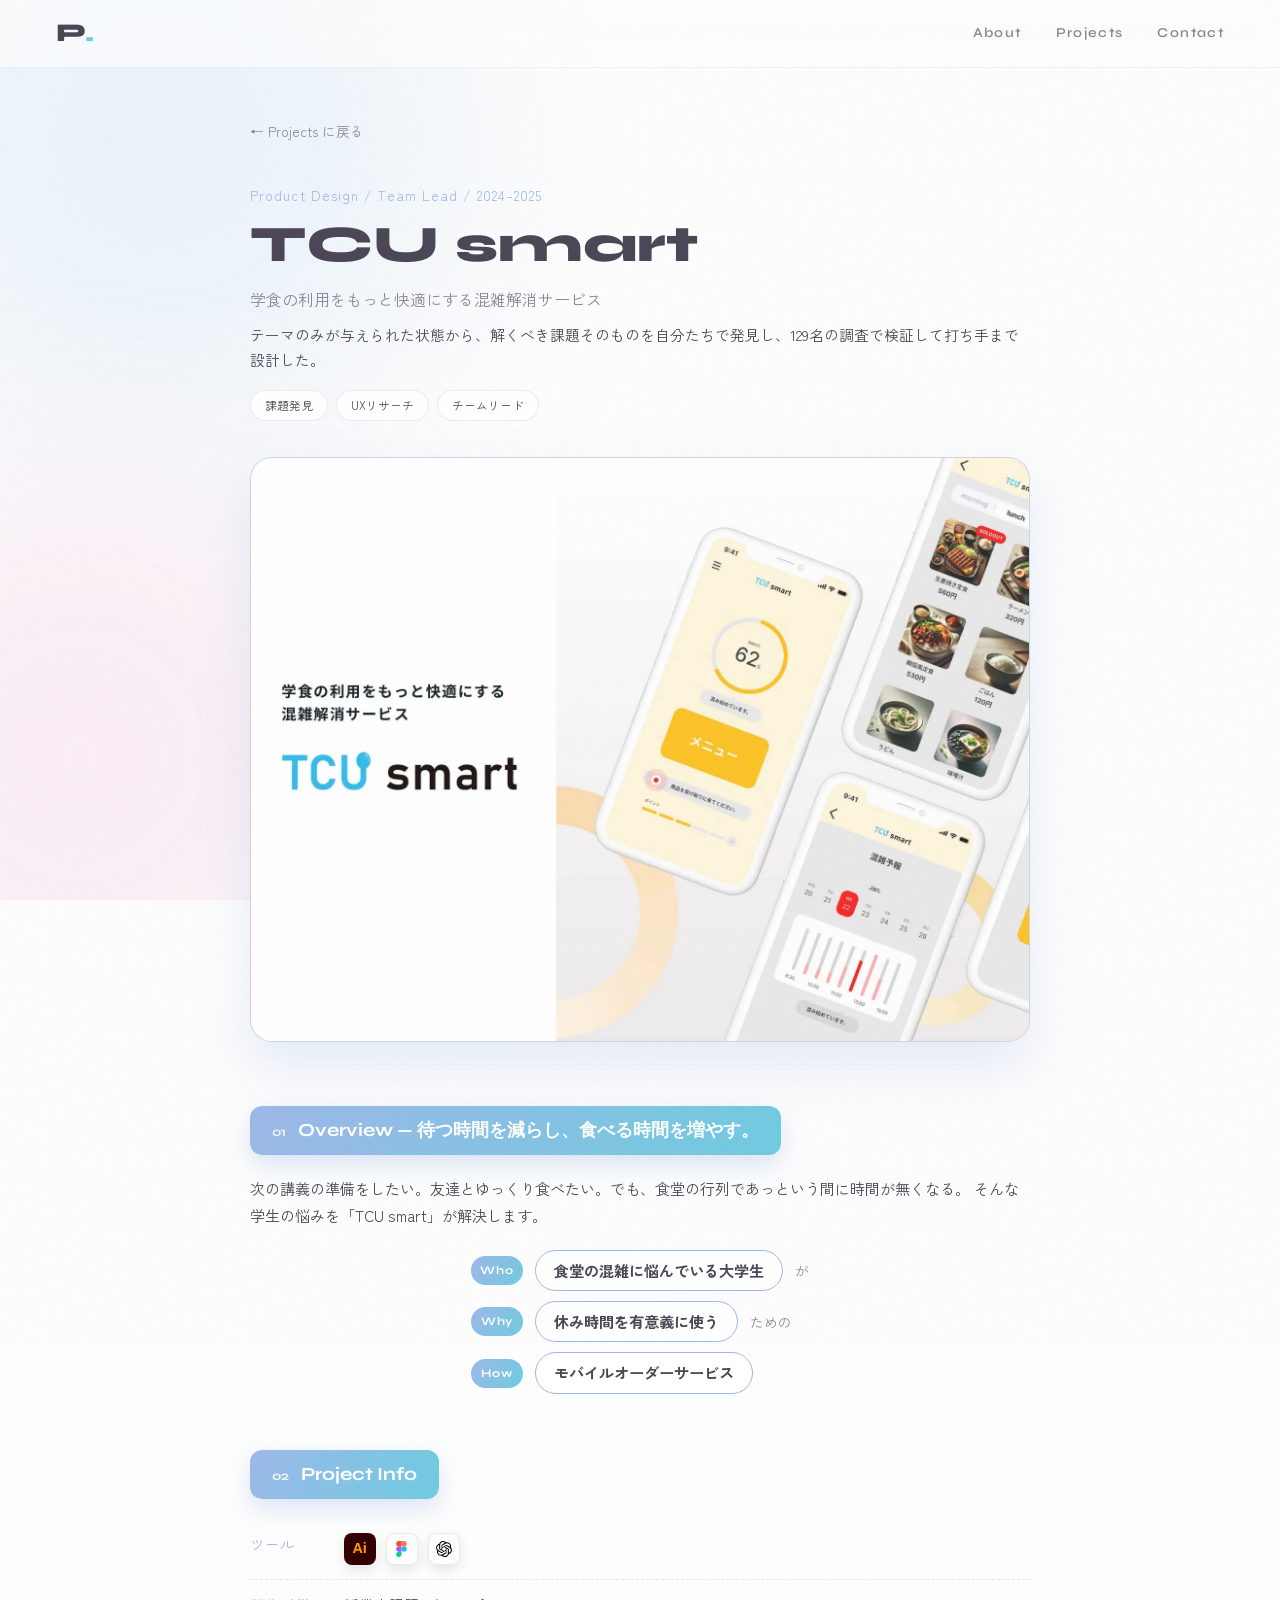
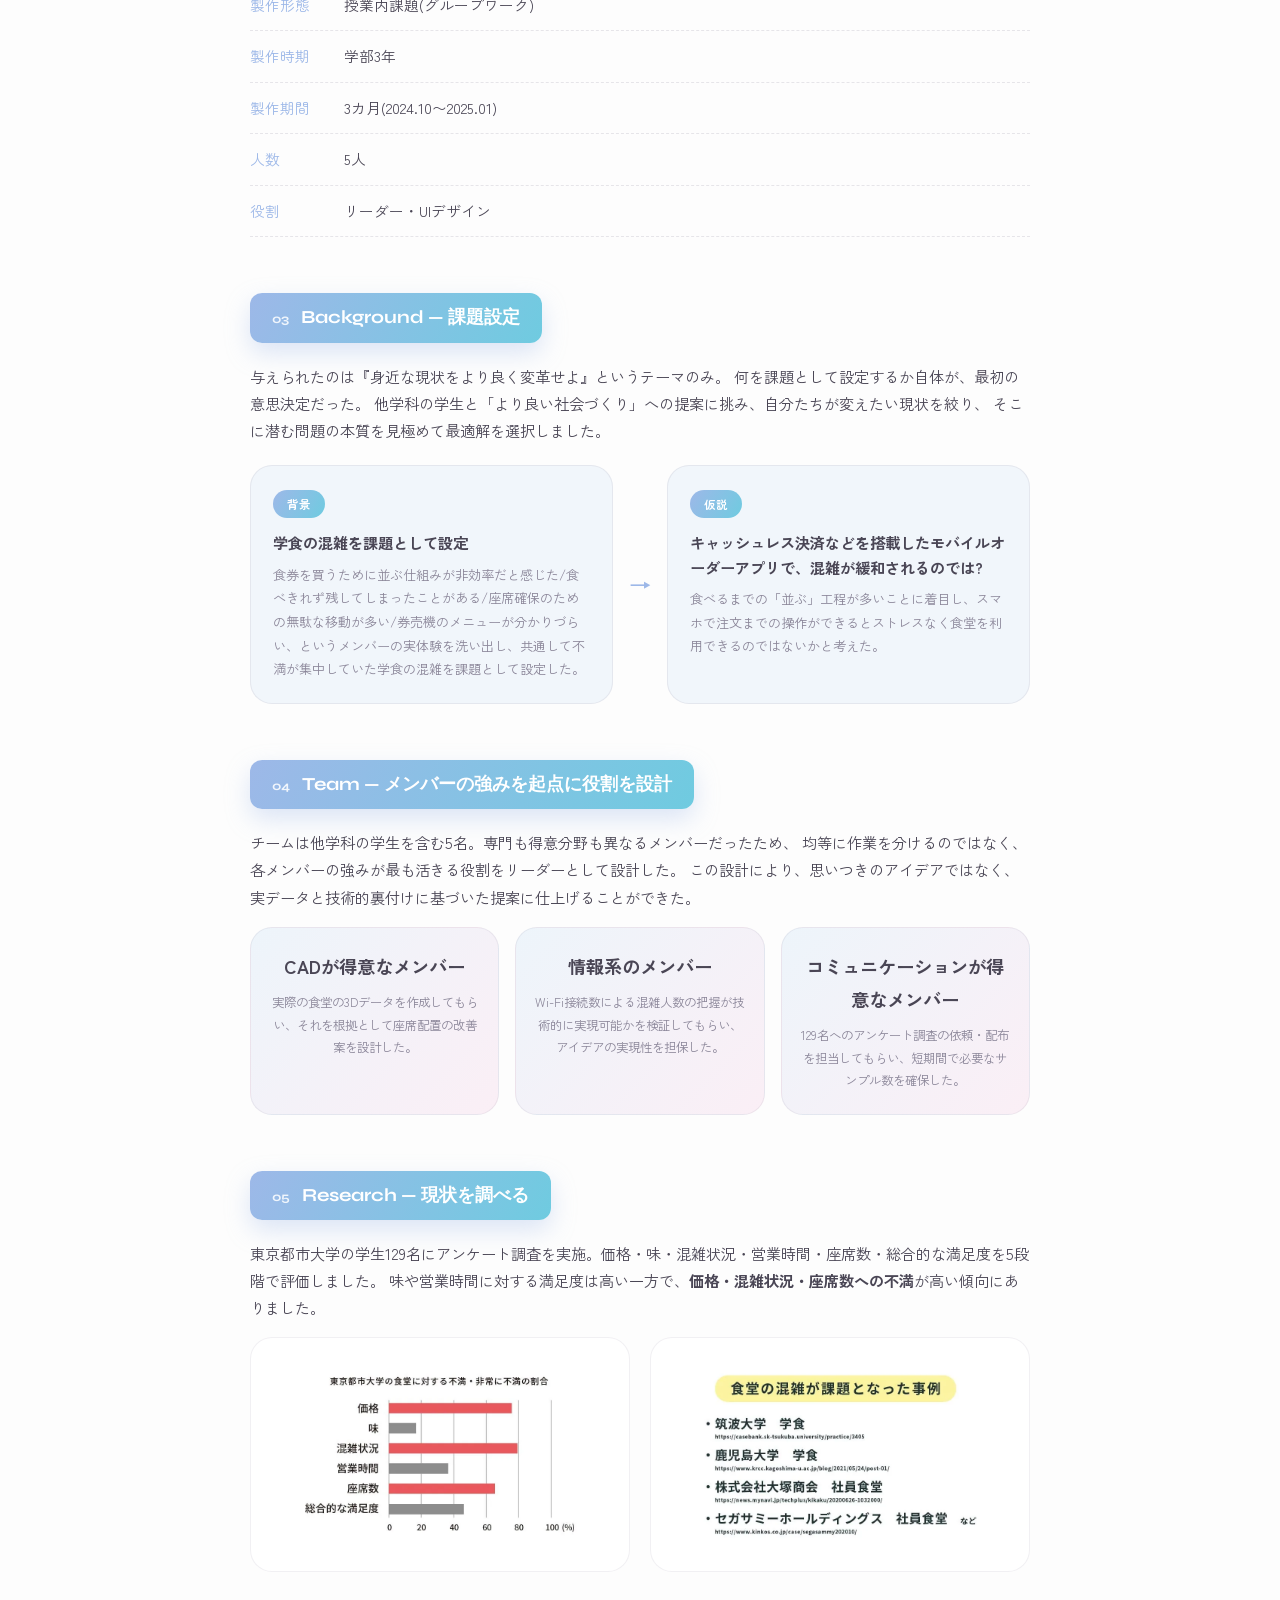
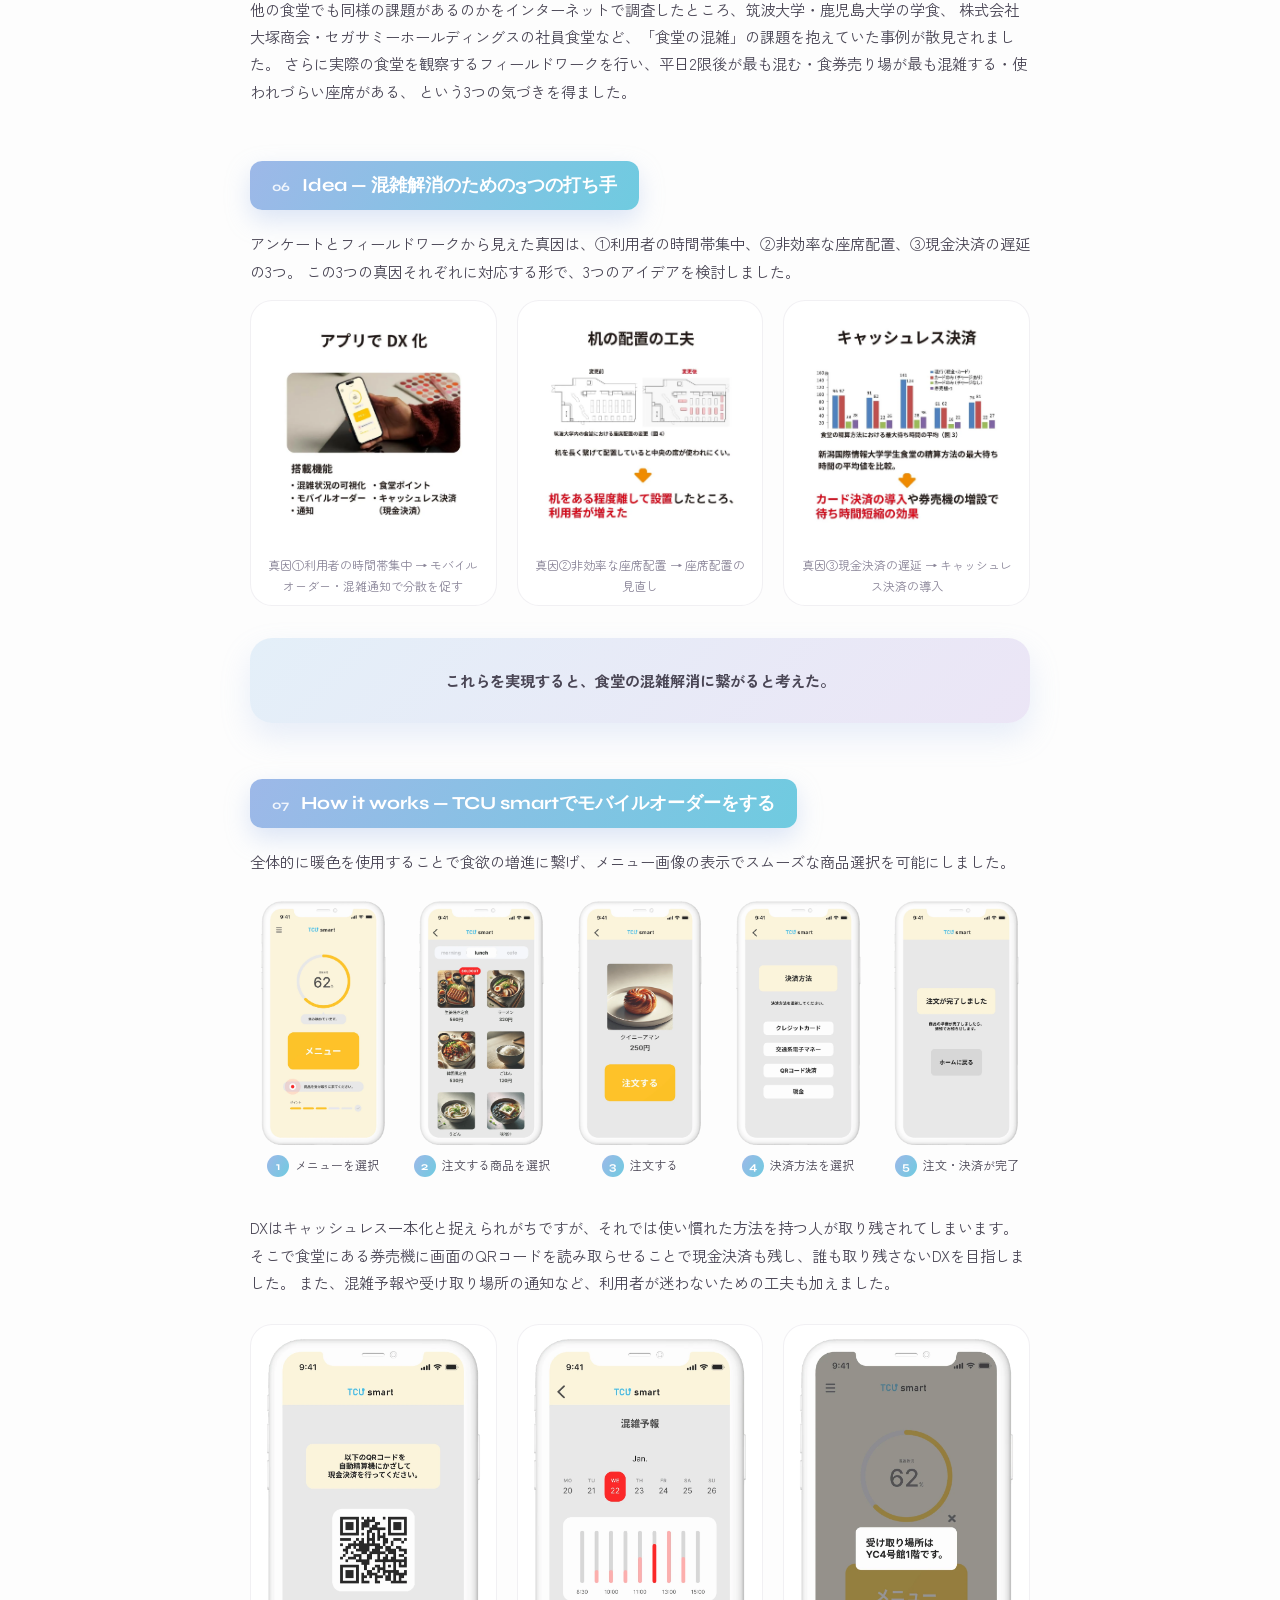
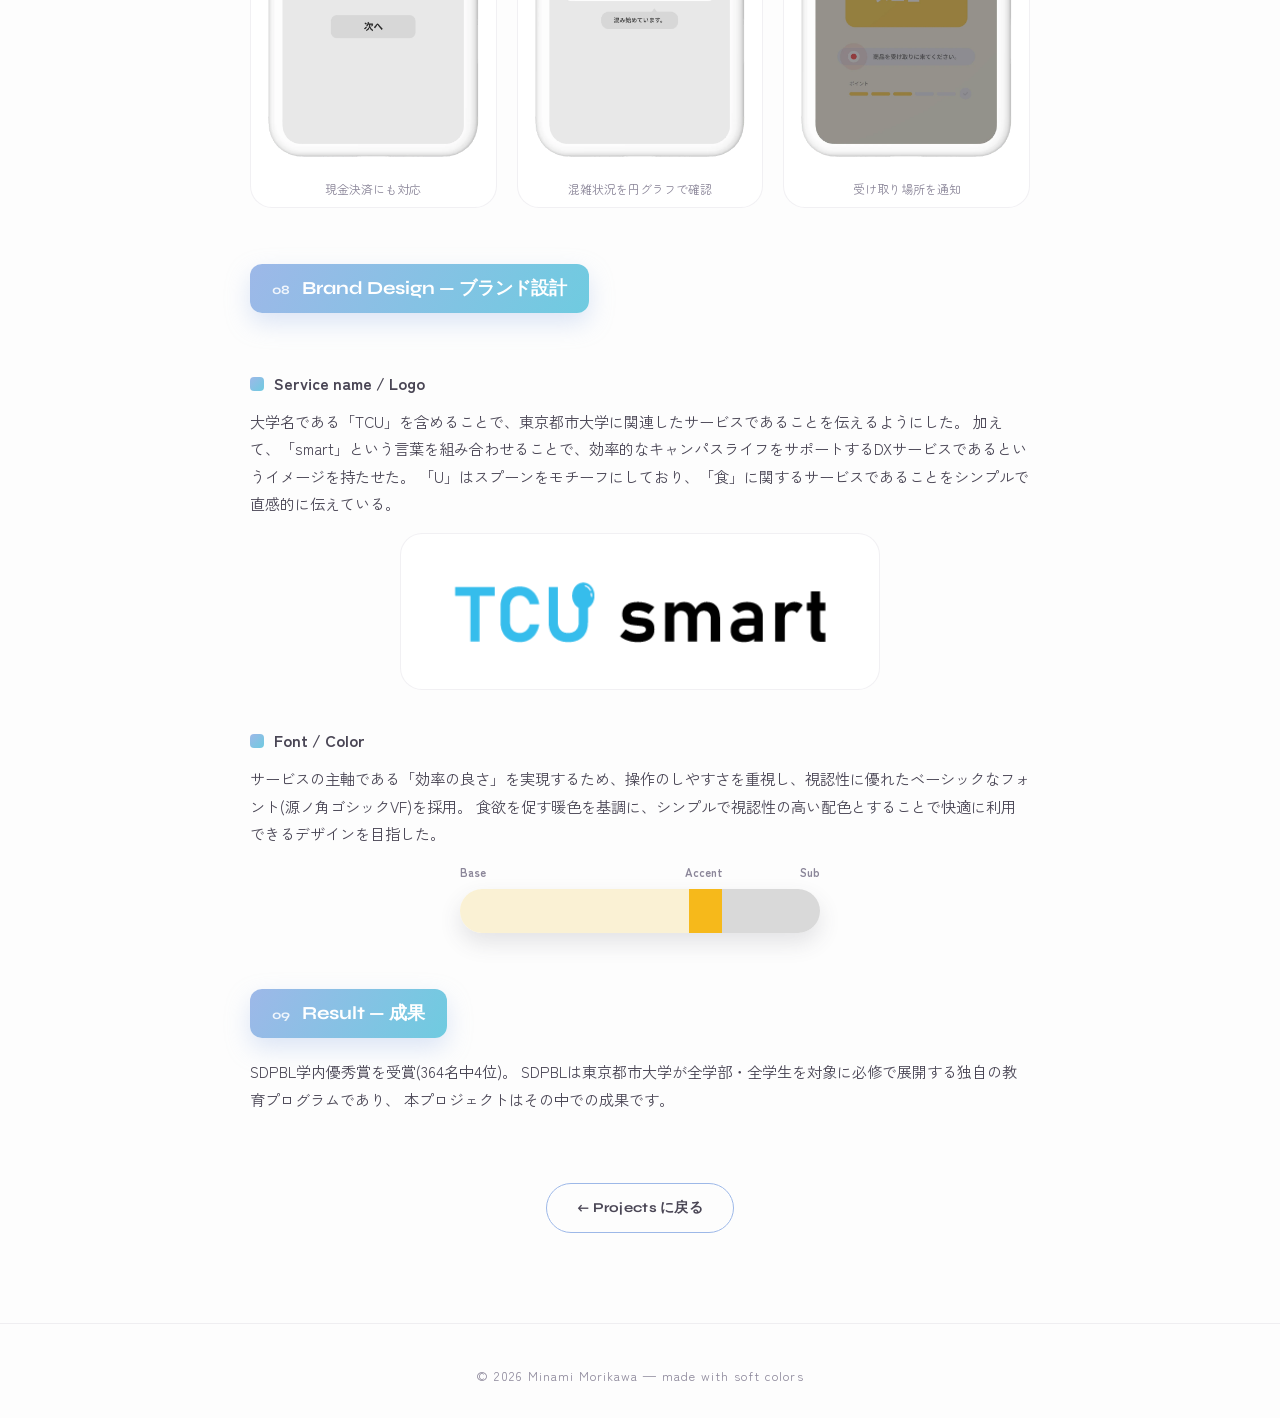
<file: works/tcusmart.html>
<!DOCTYPE html>
<html lang="ja">
<head>
<meta charset="UTF-8" />
<meta name="viewport" content="width=device-width, initial-scale=1.0" />
<title>TCU smart — Minami Morikawa</title>
<meta name="description" content="学食の利用をもっと快適にする混雑解消サービス「TCU smart」の制作事例" />
<link rel="preconnect" href="https://fonts.googleapis.com" />
<link rel="preconnect" href="https://fonts.gstatic.com" crossorigin />
<link href="https://fonts.googleapis.com/css2?family=Syne:wght@400..800&family=Zen+Kaku+Gothic+New:wght@400;500;700&family=Zen+Maru+Gothic:wght@500;700&display=swap" rel="stylesheet" />
<link rel="stylesheet" href="../css/style.css" />
</head>
<body>

<!-- scroll progress bar -->
<div class="progress-bar" id="progressBar"></div>

<!-- grain overlay -->
<div class="grain" aria-hidden="true"></div>

<!-- floating pastel blobs (parallax) -->
<div class="blobs" aria-hidden="true">
  <div class="blob blob-a" data-speed="0.15"></div>
  <div class="blob blob-c" data-speed="0.10"></div>
</div>

<header class="site-header">
  <a class="logo" href="../index.html">P<span class="logo-dot">.</span></a>
  <nav class="nav">
    <a href="../index.html#about">About</a>
    <a href="../index.html#works">Projects</a>
    <a href="../index.html#contact">Contact</a>
  </nav>
</header>

<main>
  <article class="wp">

    <a class="wp-back reveal" href="../index.html#works">← Projects に戻る</a>

    <!-- ▼▼ タイトルまわり ▼▼ -->
    <header class="wp-head">
      <p class="wp-meta reveal">Product Design / Team Lead / 2024–2025</p>
      <h1 class="wp-title" data-split>TCU smart</h1>
      <p class="wp-sub reveal delay-1">学食の利用をもっと快適にする混雑解消サービス</p>
      <p class="wp-sub-note reveal delay-1">テーマのみが与えられた状態から、解くべき課題そのものを自分たちで発見し、129名の調査で検証して打ち手まで設計した。</p>
      <div class="wp-tags reveal delay-1">
        <span>課題発見</span><span>UXリサーチ</span><span>チームリード</span>
      </div>
    </header>

    <!-- ▼▼ メインビジュアル ▼▼ -->
    <div class="wp-hero wp-hero-photo reveal">
      <img decoding="async" src="../assets/card_tcusmart.webp" alt="TCU smartのメインビジュアル" />
    </div>

    <!-- ▼▼ どんなサービスか ▼▼ -->
    <section class="wp-section reveal">
      <h2><span class="wp-section-num">01</span>Overview — 待つ時間を減らし、食べる時間を増やす。</h2>
      <p>
        次の講義の準備をしたい。友達とゆっくり食べたい。でも、食堂の行列であっという間に時間が無くなる。
        そんな学生の悩みを「TCU smart」が解決します。
      </p>
      <div class="wp-hiw">
        <div><span class="wp-hiw-label">Who</span><span class="wp-hiw-text">食堂の混雑に悩んでいる大学生</span><span class="wp-hiw-tail">が</span></div>
        <div><span class="wp-hiw-label">Why</span><span class="wp-hiw-text">休み時間を有意義に使う</span><span class="wp-hiw-tail">ための</span></div>
        <div><span class="wp-hiw-label">How</span><span class="wp-hiw-text">モバイルオーダーサービス</span></div>
      </div>
    </section>

    <!-- ▼▼ 担当・期間・ツール ▼▼ -->
    <section class="wp-section reveal">
      <h2><span class="wp-section-num">02</span>Project Info</h2>
      <dl class="wp-info">
        <div><dt>ツール</dt><dd>
          <div class="tool-icons wp-tools">
            <span class="tool-icon tool-ai" title="Illustrator">Ai</span>
            <span class="tool-icon tool-figma" title="Figma"><svg viewBox="0 0 38 57" width="11" height="16" aria-hidden="true"><path fill="#1abcfe" d="M19 28.5C19 23.253 23.253 19 28.5 19C33.747 19 38 23.253 38 28.5C38 33.747 33.747 38 28.5 38C23.253 38 19 33.747 19 28.5Z"/><path fill="#0acf83" d="M0 47.5C0 42.253 4.253 38 9.5 38H19V47.5C19 52.747 14.747 57 9.5 57C4.253 57 0 52.747 0 47.5Z"/><path fill="#ff7262" d="M19 0V19H28.5C33.747 19 38 14.747 38 9.5C38 4.253 33.747 0 28.5 0H19Z"/><path fill="#f24e1e" d="M0 9.5C0 14.747 4.253 19 9.5 19H19V0H9.5C4.253 0 0 4.253 0 9.5Z"/><path fill="#a259ff" d="M0 28.5C0 33.747 4.253 38 9.5 38H19V19H9.5C4.253 19 0 23.253 0 28.5Z"/></svg></span>
            <span class="tool-icon tool-openai" title="ChatGPT"><svg viewBox="0 0 24 24" width="16" height="16" aria-hidden="true"><path fill="#000" d="M22.2819 9.8211a5.9847 5.9847 0 0 0-.5157-4.9108 6.0462 6.0462 0 0 0-6.5098-2.9A6.0651 6.0651 0 0 0 4.9807 4.1818a5.9847 5.9847 0 0 0-3.9977 2.9 6.0462 6.0462 0 0 0 .7427 7.0966 5.98 5.98 0 0 0 .511 4.9107 6.051 6.051 0 0 0 6.5146 2.9001A5.9847 5.9847 0 0 0 13.2599 24a6.0557 6.0557 0 0 0 5.7718-4.2058 5.9894 5.9894 0 0 0 3.9977-2.9001 6.0557 6.0557 0 0 0-.7475-7.0729zm-9.022 12.6081a4.4755 4.4755 0 0 1-2.8764-1.0408l.1419-.0804 4.7783-2.7582a.7948.7948 0 0 0 .3927-.6813v-6.7369l2.02 1.1686a.071.071 0 0 1 .038.052v5.5826a4.504 4.504 0 0 1-4.4945 4.4944zm-9.6607-4.1254a4.4708 4.4708 0 0 1-.5346-3.0137l.142.0852 4.783 2.7582a.7712.7712 0 0 0 .7806 0l5.8428-3.3685v2.3324a.0804.0804 0 0 1-.0332.0615L9.74 19.9502a4.4992 4.4992 0 0 1-6.1408-1.6464zM2.3408 7.8956a4.485 4.485 0 0 1 2.3655-1.9728V11.6a.7664.7664 0 0 0 .3879.6765l5.8144 3.3543-2.0201 1.1685a.0757.0757 0 0 1-.071 0l-4.8303-2.7865A4.504 4.504 0 0 1 2.3408 7.872zm16.5963 3.8558L13.1038 8.364 15.1192 7.2a.0757.0757 0 0 1 .071 0l4.8303 2.7913a4.4944 4.4944 0 0 1-.6765 8.1042v-5.6772a.79.79 0 0 0-.407-.667zm2.0107-3.0231l-.142-.0852-4.7735-2.7818a.7759.7759 0 0 0-.7854 0L9.409 9.2297V6.8974a.0662.0662 0 0 1 .0284-.0615l4.8303-2.7866a4.4992 4.4992 0 0 1 6.6802 4.66zM8.3065 12.863l-2.02-1.1638a.0804.0804 0 0 1-.038-.0567V6.0742a4.4992 4.4992 0 0 1 7.3757-3.4537l-.142.0805L8.704 5.459a.7948.7948 0 0 0-.3927.6813zm1.0976-2.3654l2.602-1.4998 2.6069 1.4998v2.9994l-2.5974 1.4997-2.6067-1.4997Z"/></svg></span>
          </div>
        </dd></div>
        <div><dt>製作形態</dt><dd>授業内課題(グループワーク)</dd></div>
        <div><dt>製作時期</dt><dd>学部3年</dd></div>
        <div><dt>製作期間</dt><dd>3カ月(2024.10〜2025.01)</dd></div>
        <div><dt>人数</dt><dd>5人</dd></div>
        <div><dt>役割</dt><dd>リーダー・UIデザイン</dd></div>
      </dl>
    </section>

    <!-- ▼▼ 課題 ▼▼ -->
    <section class="wp-section reveal">
      <h2><span class="wp-section-num">03</span>Background — 課題設定</h2>
      <p>
        与えられたのは『身近な現状をより良く変革せよ』というテーマのみ。
        何を課題として設定するか自体が、最初の意思決定だった。
        他学科の学生と「より良い社会づくり」への提案に挑み、自分たちが変えたい現状を絞り、
        そこに潜む問題の本質を見極めて最適解を選択しました。
      </p>
      <div class="wp-origin-pair">
        <div class="wp-origin-card">
          <span class="wp-origin-tag">背景</span>
          <h4>学食の混雑を課題として設定</h4>
          <p>食券を買うために並ぶ仕組みが非効率だと感じた/食べきれず残してしまったことがある/座席確保のための無駄な移動が多い/券売機のメニューが分かりづらい、というメンバーの実体験を洗い出し、共通して不満が集中していた学食の混雑を課題として設定した。</p>
        </div>
        <em class="wp-origin-arrow">→</em>
        <div class="wp-origin-card">
          <span class="wp-origin-tag">仮説</span>
          <h4>キャッシュレス決済などを搭載したモバイルオーダーアプリで、混雑が緩和されるのでは?</h4>
          <p>食べるまでの「並ぶ」工程が多いことに着目し、スマホで注文までの操作ができるとストレスなく食堂を利用できるのではないかと考えた。</p>
        </div>
      </div>
    </section>

    <!-- ▼▼ チーム編成 ▼▼ -->
    <section class="wp-section reveal">
      <h2><span class="wp-section-num">04</span>Team — メンバーの強みを起点に役割を設計</h2>
      <p>
        チームは他学科の学生を含む5名。専門も得意分野も異なるメンバーだったため、
        均等に作業を分けるのではなく、各メンバーの強みが最も活きる役割をリーダーとして設計した。
        この設計により、思いつきのアイデアではなく、実データと技術的裏付けに基づいた提案に仕上げることができた。
      </p>
      <div class="wp-cards3" style="margin-top: 16px;">
        <div>
          <h3>CADが得意なメンバー</h3>
          <p>実際の食堂の3Dデータを作成してもらい、それを根拠として座席配置の改善案を設計した。</p>
        </div>
        <div>
          <h3>情報系のメンバー</h3>
          <p>Wi-Fi接続数による混雑人数の把握が技術的に実現可能かを検証してもらい、アイデアの実現性を担保した。</p>
        </div>
        <div>
          <h3>コミュニケーションが得意なメンバー</h3>
          <p>129名へのアンケート調査の依頼・配布を担当してもらい、短期間で必要なサンプル数を確保した。</p>
        </div>
      </div>
    </section>

    <!-- ▼▼ リサーチ ▼▼ -->
    <section class="wp-section reveal">
      <h2><span class="wp-section-num">05</span>Research — 現状を調べる</h2>
      <p>
        東京都市大学の学生129名にアンケート調査を実施。価格・味・混雑状況・営業時間・座席数・総合的な満足度を5段階で評価しました。
        味や営業時間に対する満足度は高い一方で、<strong>価格・混雑状況・座席数への不満</strong>が高い傾向にありました。
      </p>
      <div class="wp-gallery" style="margin-bottom: 24px;">
        <figure class="wp-shot wp-shot-logo">
          <img decoding="async" src="../assets/tcusmart_survey_chart2.webp" alt="東京都市大学の食堂に対する不満・非常に不満の割合(価格・混雑状況・座席数が高い)" loading="lazy" />
        </figure>
        <figure class="wp-shot wp-shot-logo">
          <img decoding="async" src="../assets/tcusmart_cases.webp" alt="食堂の混雑が課題となった事例(筑波大学、鹿児島大学、大塚商会、セガサミーホールディングス)" loading="lazy" />
        </figure>
      </div>
      <p>
        他の食堂でも同様の課題があるのかをインターネットで調査したところ、筑波大学・鹿児島大学の学食、
        株式会社大塚商会・セガサミーホールディングスの社員食堂など、「食堂の混雑」の課題を抱えていた事例が散見されました。
        さらに実際の食堂を観察するフィールドワークを行い、平日2限後が最も混む・食券売り場が最も混雑する・使われづらい座席がある、
        という3つの気づきを得ました。
      </p>
    </section>

    <!-- ▼▼ アイデア ▼▼ -->
    <section class="wp-section reveal">
      <h2><span class="wp-section-num">06</span>Idea — 混雑解消のための3つの打ち手</h2>
      <p>
        アンケートとフィールドワークから見えた真因は、①利用者の時間帯集中、②非効率な座席配置、③現金決済の遅延の3つ。
        この3つの真因それぞれに対応する形で、3つのアイデアを検討しました。
      </p>
      <div class="wp-gallery wp-gallery-compact wp-gallery-cards">
        <figure class="wp-shot wp-shot-logo wp-shot-uniform-square"><img decoding="async" src="../assets/tcusmart_app_dx.webp" alt="アプリでDX化。搭載機能は混雑状況の可視化・モバイルオーダー・通知・食堂ポイント・キャッシュレス決済" loading="lazy" /><figcaption>真因①利用者の時間帯集中 → モバイルオーダー・混雑通知で分散を促す</figcaption></figure>
        <figure class="wp-shot wp-shot-logo wp-shot-uniform-square"><img decoding="async" src="../assets/tcusmart_seating_diagram.webp" alt="座席配置変更前後の図。机をある程度離して設置したところ利用者が増えた" loading="lazy" /><figcaption>真因②非効率な座席配置 → 座席配置の見直し</figcaption></figure>
        <figure class="wp-shot wp-shot-logo wp-shot-uniform-square"><img decoding="async" src="../assets/tcusmart_cashless_chart.webp" alt="食堂の精算方法における最大待ち時間の比較グラフ。カード決済の導入や券売機の増設で待ち時間短縮の効果" loading="lazy" /><figcaption>真因③現金決済の遅延 → キャッシュレス決済の導入</figcaption></figure>
      </div>
      <p class="wp-origin-conclusion">
        これらを実現すると、食堂の混雑解消に繋がると考えた。
      </p>
    </section>

    <!-- ▼▼ UIフロー ▼▼ -->
    <section class="wp-section reveal">
      <h2><span class="wp-section-num">07</span>How it works — TCU smartでモバイルオーダーをする</h2>
      <p>全体的に暖色を使用することで食欲の増進に繋げ、メニュー画像の表示でスムーズな商品選択を可能にしました。</p>
      <div class="wp-flow">
        <figure>
          <img decoding="async" src="../assets/tcusmart_home.webp" alt="混雑状況とメニューボタンが表示されるホーム画面" loading="lazy" />
          <figcaption><span class="wp-flow-num">1</span>メニューを選択</figcaption>
        </figure>
        <figure>
          <img decoding="async" src="../assets/tcusmart_menu.webp" alt="商品一覧から注文する商品を選ぶ画面" loading="lazy" />
          <figcaption><span class="wp-flow-num">2</span>注文する商品を選択</figcaption>
        </figure>
        <figure>
          <img decoding="async" src="../assets/tcusmart_order.webp" alt="選んだ商品を確認して注文する画面" loading="lazy" />
          <figcaption><span class="wp-flow-num">3</span>注文する</figcaption>
        </figure>
        <figure>
          <img decoding="async" src="../assets/tcusmart_payment.webp" alt="決済方法を選択する画面" loading="lazy" />
          <figcaption><span class="wp-flow-num">4</span>決済方法を選択</figcaption>
        </figure>
        <figure>
          <img decoding="async" src="../assets/tcusmart_complete.webp" alt="注文・決済が完了した画面" loading="lazy" />
          <figcaption><span class="wp-flow-num">5</span>注文・決済が完了</figcaption>
        </figure>
      </div>
      <p style="margin-top: 28px;">
        DXはキャッシュレス一本化と捉えられがちですが、それでは使い慣れた方法を持つ人が取り残されてしまいます。
        そこで食堂にある券売機に画面のQRコードを読み取らせることで現金決済も残し、誰も取り残さないDXを目指しました。
        また、混雑予報や受け取り場所の通知など、利用者が迷わないための工夫も加えました。
      </p>
      <div class="wp-gallery wp-gallery-compact" style="margin-top: 28px;">
        <figure class="wp-shot wp-shot-logo"><img decoding="async" src="../assets/tcusmart_cashqr.webp" alt="現金決済用のQRコードを表示する画面" loading="lazy" /><figcaption>現金決済にも対応</figcaption></figure>
        <figure class="wp-shot wp-shot-logo"><img decoding="async" src="../assets/tcusmart_congestion.webp" alt="円グラフで混雑状況を表示する画面" loading="lazy" /><figcaption>混雑状況を円グラフで確認</figcaption></figure>
        <figure class="wp-shot wp-shot-logo"><img decoding="async" src="../assets/tcusmart_pickup.webp" alt="受け取り場所を通知する画面" loading="lazy" /><figcaption>受け取り場所を通知</figcaption></figure>
      </div>
    </section>

    <!-- ▼▼ ブランド設計 ▼▼ -->
    <section class="wp-section reveal">
      <h2><span class="wp-section-num">08</span>Brand Design — ブランド設計</h2>

      <h3 class="wp-subhead">Service name / Logo</h3>
      <p>
        大学名である「TCU」を含めることで、東京都市大学に関連したサービスであることを伝えるようにした。
        加えて、「smart」という言葉を組み合わせることで、効率的なキャンパスライフをサポートするDXサービスであるというイメージを持たせた。
        「U」はスプーンをモチーフにしており、「食」に関するサービスであることをシンプルで直感的に伝えている。
      </p>
      <div class="wp-gallery wp-gallery-center">
        <figure class="wp-shot wp-shot-logo">
          <img decoding="async" src="../assets/tcusmart_wordmark.png" alt="TCU smartのロゴタイプ" loading="lazy" />
        </figure>
      </div>

      <h3 class="wp-subhead">Font / Color</h3>
      <p>
        サービスの主軸である「効率の良さ」を実現するため、操作のしやすさを重視し、視認性に優れたベーシックなフォント(源ノ角ゴシックVF)を採用。
        食欲を促す暖色を基調に、シンプルで視認性の高い配色とすることで快適に利用できるデザインを目指した。
      </p>
      <div class="wp-color">
        <div class="wp-color-labels">
          <span class="wp-color-base">Base</span><span class="wp-color-accent">Accent</span><span class="wp-color-sub">Sub</span>
        </div>
        <div class="wp-color-bar" style="height: 44px;">
          <span style="flex: 7; background: #faf1d4;"></span><span style="flex: 1; background: #f6b91b;"></span><span style="flex: 3; background: #d9d9d9;"></span>
        </div>
      </div>
    </section>

    <!-- ▼▼ 成果 ▼▼ -->
    <section class="wp-section reveal">
      <h2><span class="wp-section-num">09</span>Result — 成果</h2>
      <p>
        SDPBL学内優秀賞を受賞(364名中4位)。
        SDPBLは東京都市大学が全学部・全学生を対象に必修で展開する独自の教育プログラムであり、
        本プロジェクトはその中での成果です。
      </p>
    </section>

    <div class="wp-back-bottom-wrap reveal">
      <a class="wp-back-bottom" href="../index.html#works">← Projects に戻る</a>
    </div>

  </article>
</main>

<footer class="site-footer">
  <p>&copy; 2026 Minami Morikawa — made with soft colors</p>
</footer>

<script src="../js/main.js"></script>
</body>
</html>
</file>
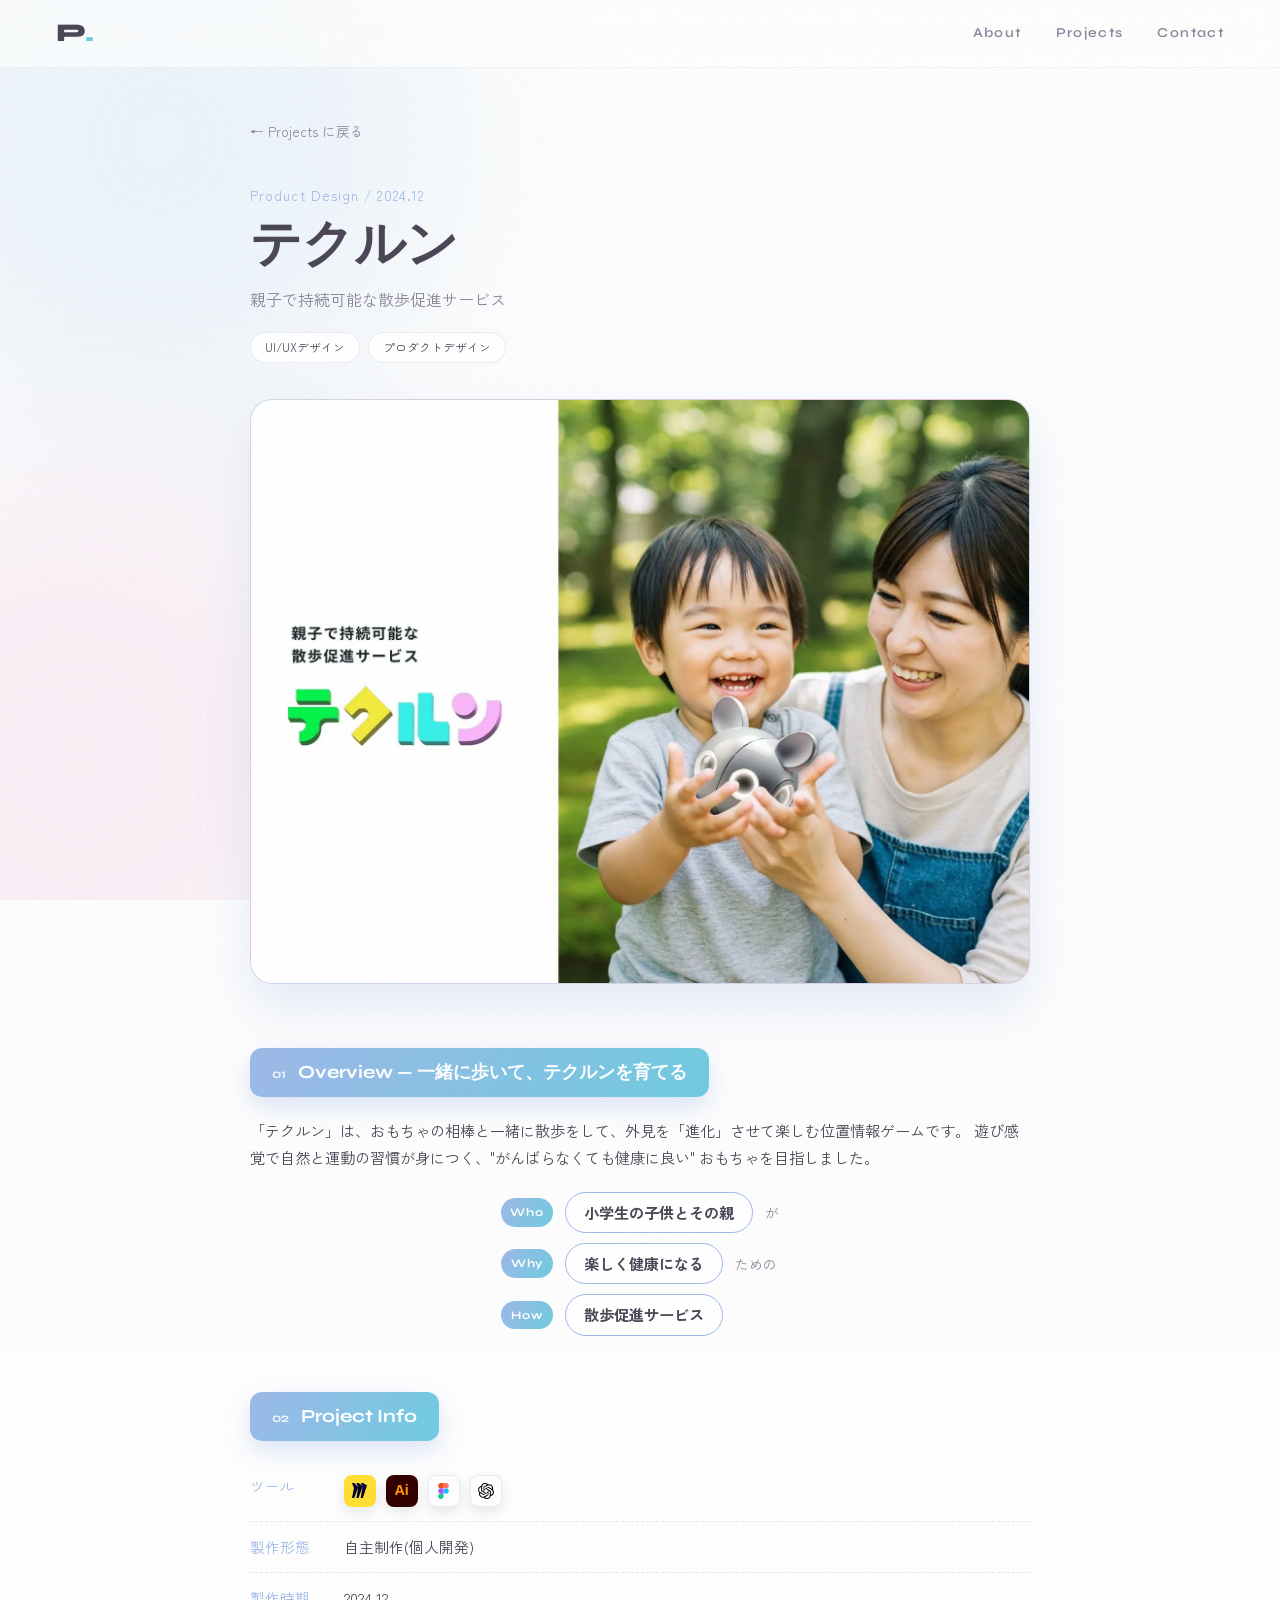
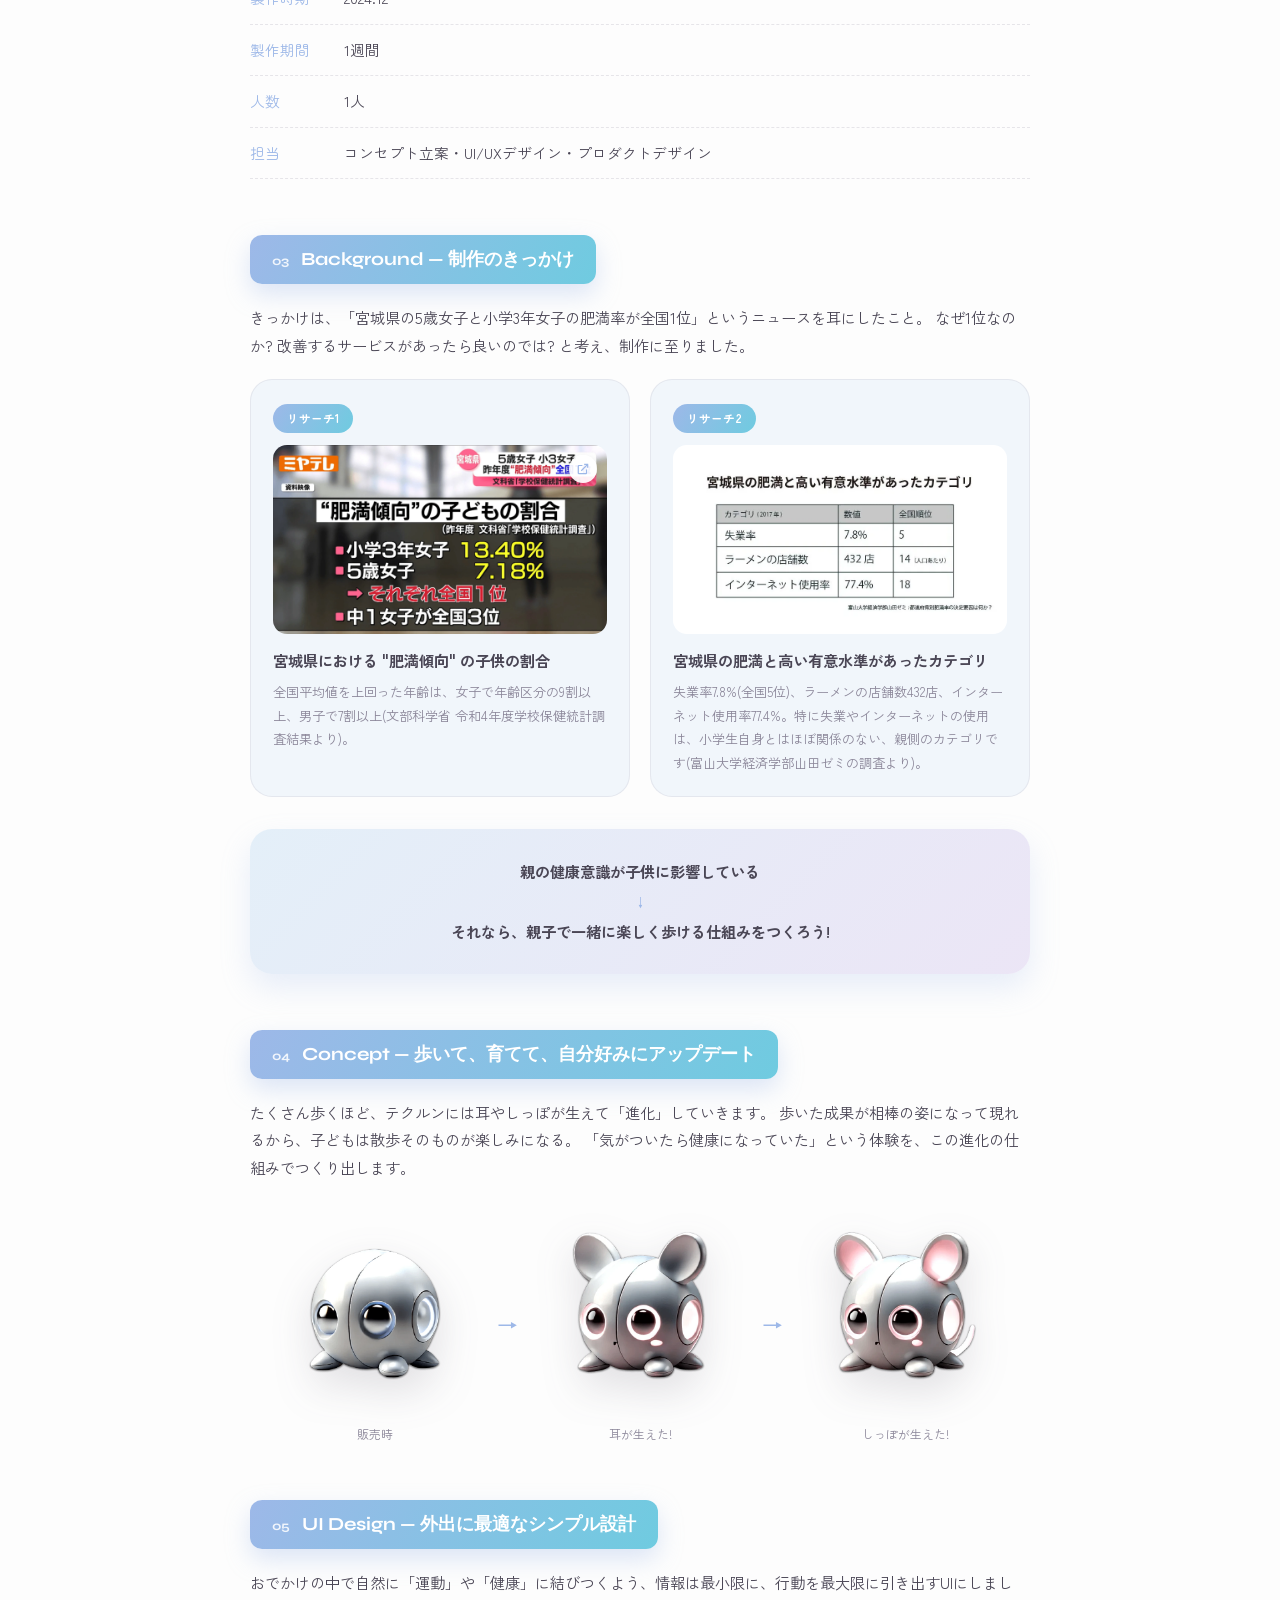
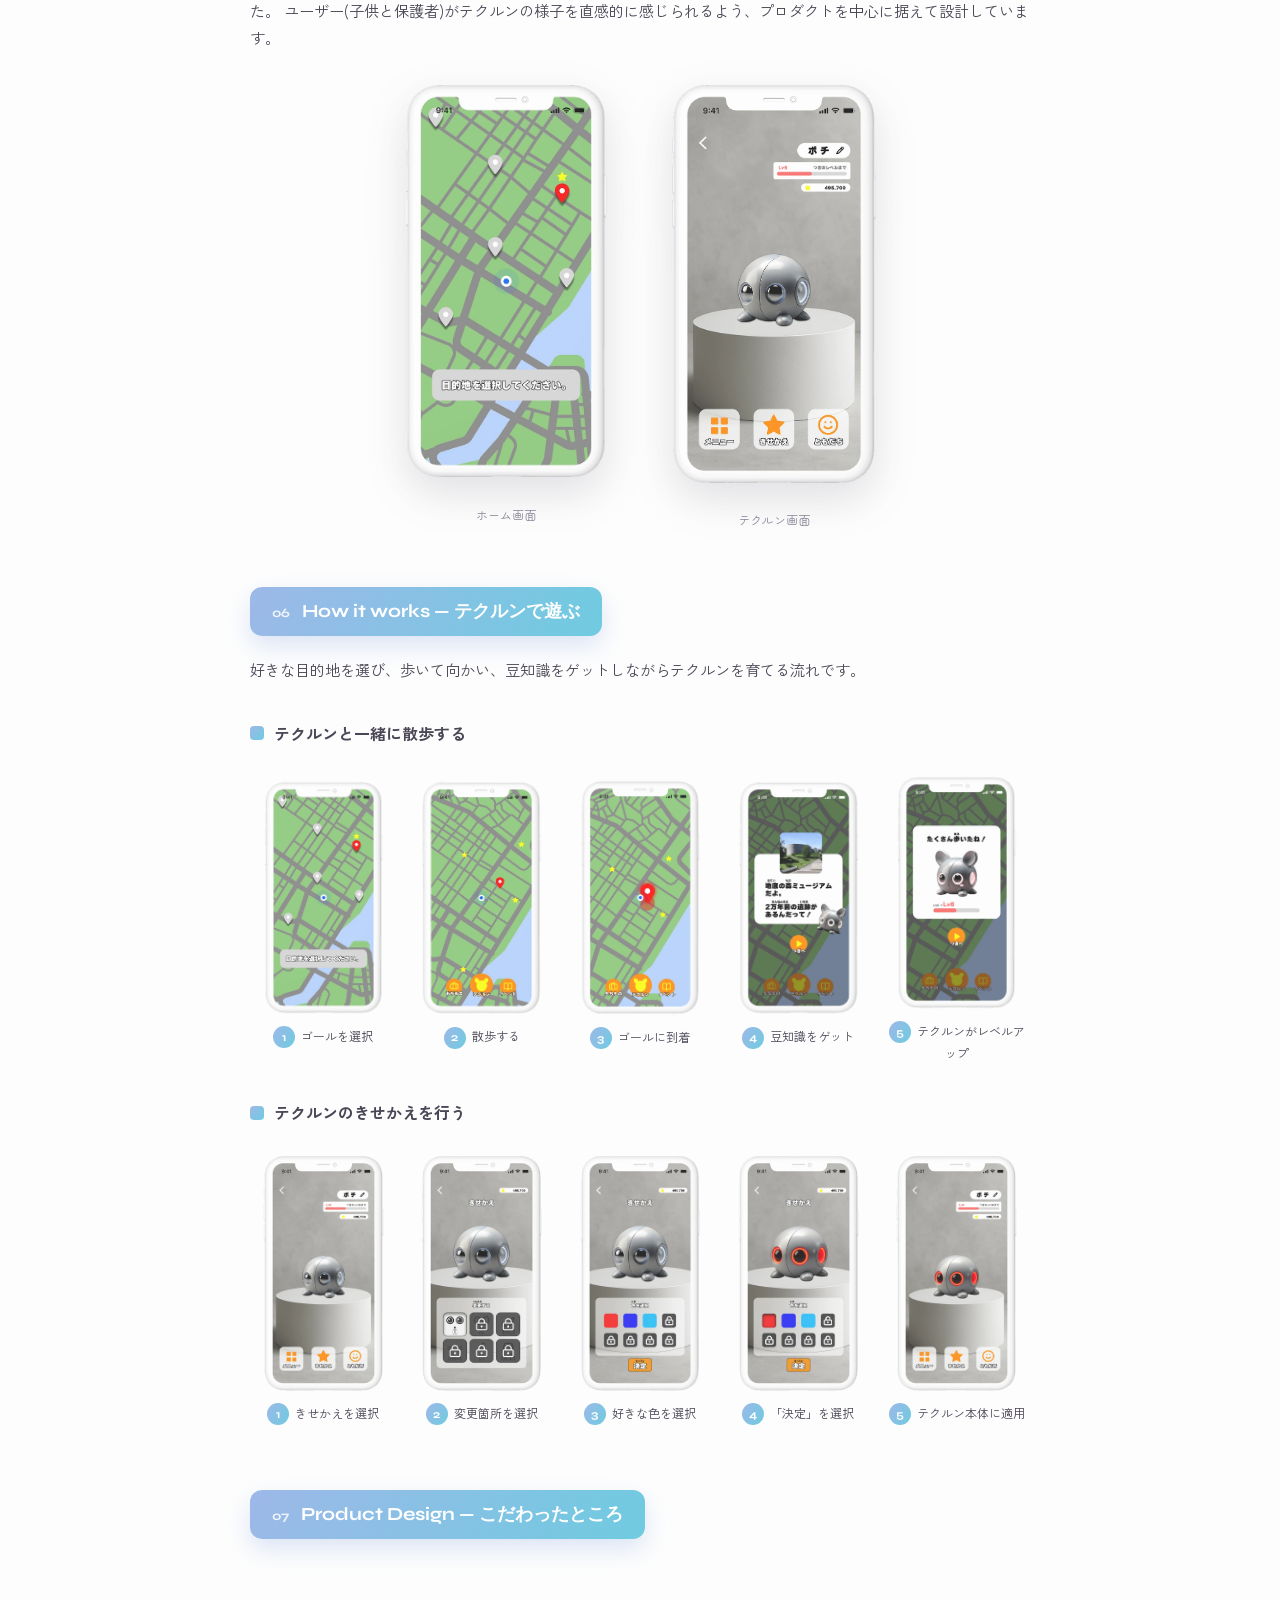
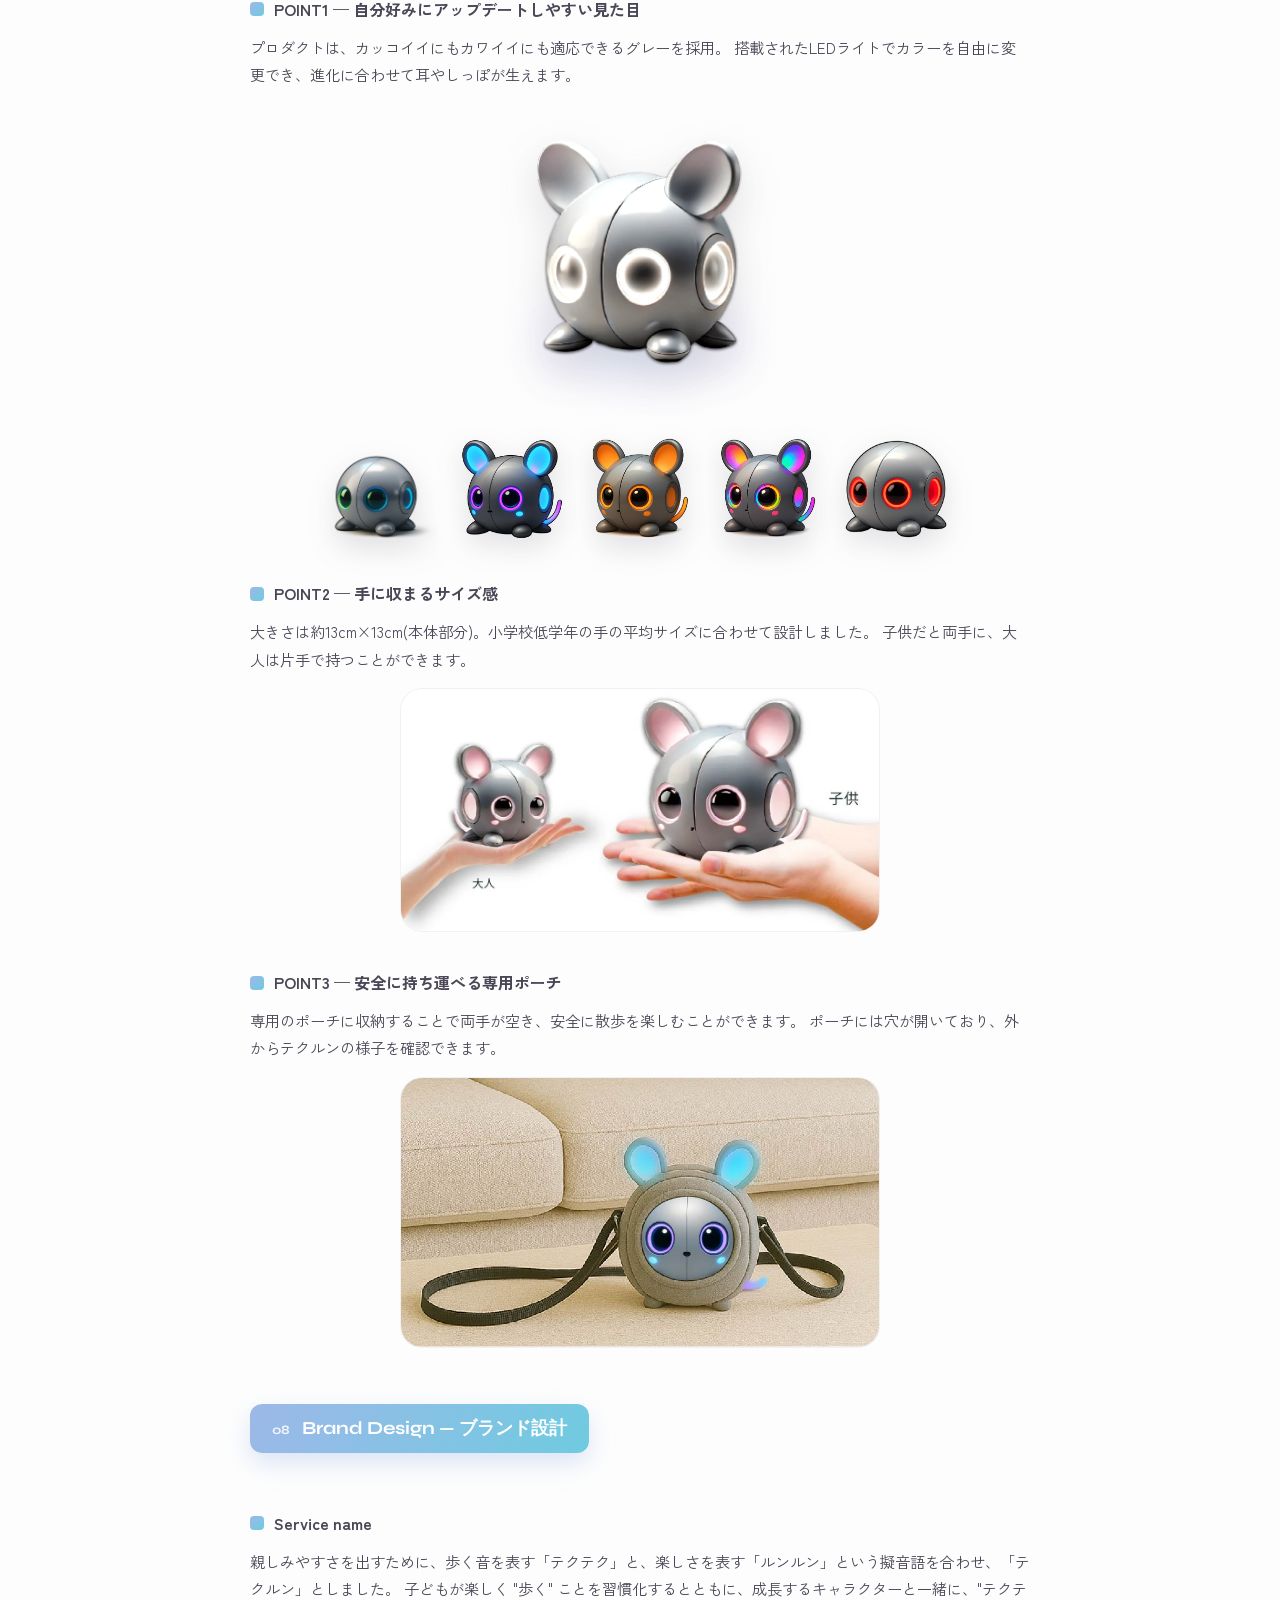
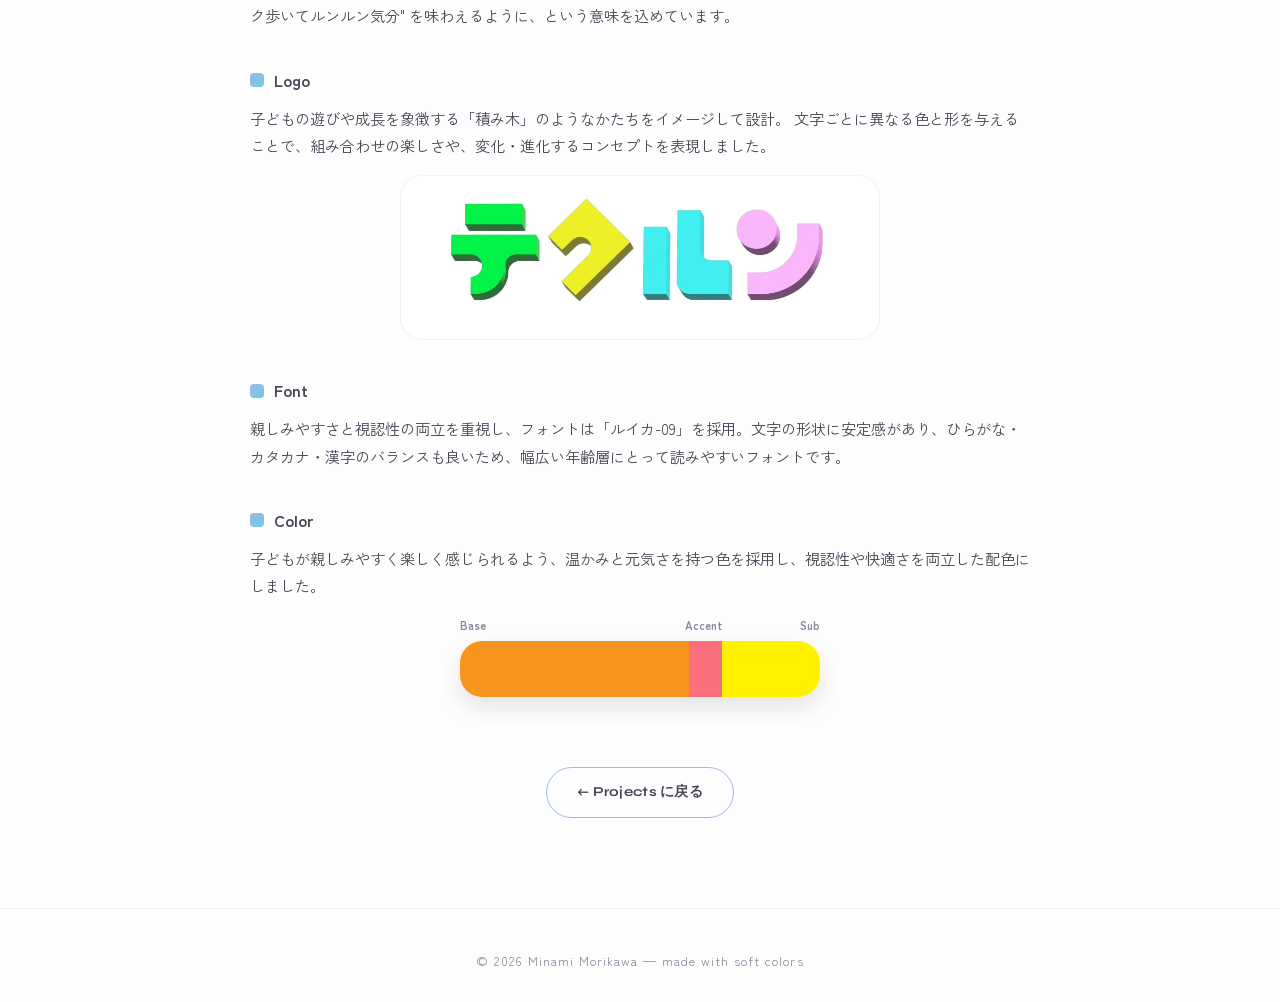
<file: works/tekurun.html>
<!DOCTYPE html>
<html lang="ja">
<head>
<meta charset="UTF-8" />
<meta name="viewport" content="width=device-width, initial-scale=1.0" />
<title>テクルン — Minami Morikawa</title>
<meta name="description" content="親子で持続可能な散歩促進サービス「テクルン」の制作事例" />
<link rel="preconnect" href="https://fonts.googleapis.com" />
<link rel="preconnect" href="https://fonts.gstatic.com" crossorigin />
<link href="https://fonts.googleapis.com/css2?family=Syne:wght@400..800&family=Zen+Kaku+Gothic+New:wght@400;500;700&family=Zen+Maru+Gothic:wght@500;700&display=swap" rel="stylesheet" />
<link rel="stylesheet" href="../css/style.css" />
</head>
<body>

<!-- scroll progress bar -->
<div class="progress-bar" id="progressBar"></div>

<!-- grain overlay -->
<div class="grain" aria-hidden="true"></div>

<!-- floating pastel blobs (parallax) -->
<div class="blobs" aria-hidden="true">
  <div class="blob blob-a" data-speed="0.15"></div>
  <div class="blob blob-c" data-speed="0.10"></div>
</div>

<header class="site-header">
  <a class="logo" href="../index.html">P<span class="logo-dot">.</span></a>
  <nav class="nav">
    <a href="../index.html#about">About</a>
    <a href="../index.html#works">Projects</a>
    <a href="../index.html#contact">Contact</a>
  </nav>
</header>

<main>
  <article class="wp">

    <a class="wp-back reveal" href="../index.html#works">← Projects に戻る</a>

    <!-- ▼▼ タイトルまわり ▼▼ -->
    <header class="wp-head">
      <p class="wp-meta reveal">Product Design / 2024.12</p>
      <h1 class="wp-title" data-split>テクルン</h1>
      <p class="wp-sub reveal delay-1">親子で持続可能な散歩促進サービス</p>
      <div class="wp-tags reveal delay-1">
        <span>UI/UXデザイン</span><span>プロダクトデザイン</span>
      </div>
    </header>

    <!-- ▼▼ メインビジュアル ▼▼ -->
    <div class="wp-hero wp-hero-photo reveal">
      <img decoding="async" src="../assets/card_tekurun.webp" alt="テクルンのメインビジュアル" />
    </div>

    <!-- ▼▼ どんなサービスか ▼▼ -->
    <section class="wp-section reveal">
      <h2><span class="wp-section-num">01</span>Overview — 一緒に歩いて、テクルンを育てる</h2>
      <p>
        「テクルン」は、おもちゃの相棒と一緒に散歩をして、外見を「進化」させて楽しむ位置情報ゲームです。
        遊び感覚で自然と運動の習慣が身につく、"がんばらなくても健康に良い" おもちゃを目指しました。
      </p>
      <div class="wp-hiw">
        <div><span class="wp-hiw-label">Who</span><span class="wp-hiw-text">小学生の子供とその親</span><span class="wp-hiw-tail">が</span></div>
        <div><span class="wp-hiw-label">Why</span><span class="wp-hiw-text">楽しく健康になる</span><span class="wp-hiw-tail">ための</span></div>
        <div><span class="wp-hiw-label">How</span><span class="wp-hiw-text">散歩促進サービス</span></div>
      </div>
    </section>

    <!-- ▼▼ 担当・期間・ツール ▼▼ -->
    <section class="wp-section reveal">
      <h2><span class="wp-section-num">02</span>Project Info</h2>
      <dl class="wp-info">
        <div><dt>ツール</dt><dd>
          <div class="tool-icons wp-tools">
            <span class="tool-icon tool-miro" title="Miro"><svg viewBox="0 0 24 24" width="15" height="15" aria-hidden="true"><path fill="#050038" d="M17.392 0H13.9L17 4.808 10.444 0H6.949l3.102 6.3L3.494 0H0l3.05 8.131L0 24h3.494L10.05 6.985 6.949 24h3.494L17 5.494 13.899 24h3.493L24 3.672 17.392 0z"/></svg></span>
            <span class="tool-icon tool-ai" title="Illustrator">Ai</span>
            <span class="tool-icon tool-figma" title="Figma"><svg viewBox="0 0 38 57" width="11" height="16" aria-hidden="true"><path fill="#1abcfe" d="M19 28.5C19 23.253 23.253 19 28.5 19C33.747 19 38 23.253 38 28.5C38 33.747 33.747 38 28.5 38C23.253 38 19 33.747 19 28.5Z"/><path fill="#0acf83" d="M0 47.5C0 42.253 4.253 38 9.5 38H19V47.5C19 52.747 14.747 57 9.5 57C4.253 57 0 52.747 0 47.5Z"/><path fill="#ff7262" d="M19 0V19H28.5C33.747 19 38 14.747 38 9.5C38 4.253 33.747 0 28.5 0H19Z"/><path fill="#f24e1e" d="M0 9.5C0 14.747 4.253 19 9.5 19H19V0H9.5C4.253 0 0 4.253 0 9.5Z"/><path fill="#a259ff" d="M0 28.5C0 33.747 4.253 38 9.5 38H19V19H9.5C4.253 19 0 23.253 0 28.5Z"/></svg></span>
            <span class="tool-icon tool-openai" title="ChatGPT"><svg viewBox="0 0 24 24" width="16" height="16" aria-hidden="true"><path fill="#000" d="M22.2819 9.8211a5.9847 5.9847 0 0 0-.5157-4.9108 6.0462 6.0462 0 0 0-6.5098-2.9A6.0651 6.0651 0 0 0 4.9807 4.1818a5.9847 5.9847 0 0 0-3.9977 2.9 6.0462 6.0462 0 0 0 .7427 7.0966 5.98 5.98 0 0 0 .511 4.9107 6.051 6.051 0 0 0 6.5146 2.9001A5.9847 5.9847 0 0 0 13.2599 24a6.0557 6.0557 0 0 0 5.7718-4.2058 5.9894 5.9894 0 0 0 3.9977-2.9001 6.0557 6.0557 0 0 0-.7475-7.0729zm-9.022 12.6081a4.4755 4.4755 0 0 1-2.8764-1.0408l.1419-.0804 4.7783-2.7582a.7948.7948 0 0 0 .3927-.6813v-6.7369l2.02 1.1686a.071.071 0 0 1 .038.052v5.5826a4.504 4.504 0 0 1-4.4945 4.4944zm-9.6607-4.1254a4.4708 4.4708 0 0 1-.5346-3.0137l.142.0852 4.783 2.7582a.7712.7712 0 0 0 .7806 0l5.8428-3.3685v2.3324a.0804.0804 0 0 1-.0332.0615L9.74 19.9502a4.4992 4.4992 0 0 1-6.1408-1.6464zM2.3408 7.8956a4.485 4.485 0 0 1 2.3655-1.9728V11.6a.7664.7664 0 0 0 .3879.6765l5.8144 3.3543-2.0201 1.1685a.0757.0757 0 0 1-.071 0l-4.8303-2.7865A4.504 4.504 0 0 1 2.3408 7.872zm16.5963 3.8558L13.1038 8.364 15.1192 7.2a.0757.0757 0 0 1 .071 0l4.8303 2.7913a4.4944 4.4944 0 0 1-.6765 8.1042v-5.6772a.79.79 0 0 0-.407-.667zm2.0107-3.0231l-.142-.0852-4.7735-2.7818a.7759.7759 0 0 0-.7854 0L9.409 9.2297V6.8974a.0662.0662 0 0 1 .0284-.0615l4.8303-2.7866a4.4992 4.4992 0 0 1 6.6802 4.66zM8.3065 12.863l-2.02-1.1638a.0804.0804 0 0 1-.038-.0567V6.0742a4.4992 4.4992 0 0 1 7.3757-3.4537l-.142.0805L8.704 5.459a.7948.7948 0 0 0-.3927.6813zm1.0976-2.3654l2.602-1.4998 2.6069 1.4998v2.9994l-2.5974 1.4997-2.6067-1.4997Z"/></svg></span>
          </div>
        </dd></div>
        <div><dt>製作形態</dt><dd>自主制作(個人開発)</dd></div>
        <div><dt>製作時期</dt><dd>2024.12</dd></div>
        <div><dt>製作期間</dt><dd>1週間</dd></div>
        <div><dt>人数</dt><dd>1人</dd></div>
        <div><dt>担当</dt><dd>コンセプト立案・UI/UXデザイン・プロダクトデザイン</dd></div>
      </dl>
    </section>

    <!-- ▼▼ 制作背景 ▼▼ -->
    <section class="wp-section reveal">
      <h2><span class="wp-section-num">03</span>Background — 制作のきっかけ</h2>
      <p>
        きっかけは、「宮城県の5歳女子と小学3年女子の肥満率が全国1位」というニュースを耳にしたこと。
        なぜ1位なのか? 改善するサービスがあったら良いのでは? と考え、制作に至りました。
      </p>
      <div class="wp-origin-grid">
        <div class="wp-origin-card">
          <span class="wp-origin-tag">リサーチ1</span>
          <a class="wp-origin-link" href="https://news.ntv.co.jp/n/mmt/category/society/mm49c55f69e1fb4b7882249d269fc05cb0" target="_blank" rel="noopener noreferrer">
            <img decoding="async" class="wp-origin-img wp-origin-img-banner" src="../assets/tekurun_news1.webp" alt="宮城県の5歳女子・小3女子の肥満傾向が全国1位というミヤテレのニュース" loading="lazy" />
            <span class="wp-origin-link-icon" aria-hidden="true">
              <svg viewBox="0 0 24 24" width="14" height="14"><path fill="currentColor" d="M14 3h7v7h-2V6.41l-9.29 9.3-1.42-1.42 9.3-9.29H14V3zM5 5h6v2H5v12h12v-6h2v6a2 2 0 01-2 2H5a2 2 0 01-2-2V7a2 2 0 012-2z"/></svg>
            </span>
          </a>
          <h4>宮城県における "肥満傾向" の子供の割合</h4>
          <p>全国平均値を上回った年齢は、女子で年齢区分の9割以上、男子で7割以上(文部科学省 令和4年度学校保健統計調査結果より)。</p>
        </div>
        <div class="wp-origin-card">
          <span class="wp-origin-tag">リサーチ2</span>
          <img decoding="async" class="wp-origin-img wp-origin-img-banner" src="../assets/tekurun_research2.webp" alt="宮城県の肥満と高い有意水準があったカテゴリ(失業率、ラーメンの店舗数、インターネット使用率)" loading="lazy" />
          <h4>宮城県の肥満と高い有意水準があったカテゴリ</h4>
          <p>失業率7.8%(全国5位)、ラーメンの店舗数432店、インターネット使用率77.4%。特に失業やインターネットの使用は、小学生自身とはほぼ関係のない、親側のカテゴリです(富山大学経済学部山田ゼミの調査より)。</p>
        </div>
      </div>
      <p class="wp-origin-conclusion">
        親の健康意識が子供に影響している<br />
        <span>↓</span><br />
        それなら、親子で一緒に楽しく歩ける仕組みをつくろう!
      </p>
    </section>

    <!-- ▼▼ コンセプト ▼▼ -->
    <section class="wp-section reveal">
      <h2><span class="wp-section-num">04</span>Concept — 歩いて、育てて、自分好みにアップデート</h2>
      <p>
        たくさん歩くほど、テクルンには耳やしっぽが生えて「進化」していきます。
        歩いた成果が相棒の姿になって現れるから、子どもは散歩そのものが楽しみになる。
        「気がついたら健康になっていた」という体験を、この進化の仕組みでつくり出します。
      </p>
      <div class="wp-pipeline wp-evo">
        <figure class="wp-float"><img decoding="async" src="../assets/tekurun_evo1.webp" alt="販売時のテクルン" loading="lazy" /><figcaption>販売時</figcaption></figure>
        <em>→</em>
        <figure class="wp-float"><img decoding="async" src="../assets/tekurun_evo2.webp" alt="耳が生えたテクルン" loading="lazy" /><figcaption>耳が生えた!</figcaption></figure>
        <em>→</em>
        <figure class="wp-float"><img decoding="async" src="../assets/tekurun_evo3.webp" alt="しっぽが生えたテクルン" loading="lazy" /><figcaption>しっぽが生えた!</figcaption></figure>
      </div>
    </section>

    <!-- ▼▼ UIデザイン ▼▼ -->
    <section class="wp-section reveal">
      <h2><span class="wp-section-num">05</span>UI Design — 外出に最適なシンプル設計</h2>
      <p>
        おでかけの中で自然に「運動」や「健康」に結びつくよう、情報は最小限に、行動を最大限に引き出すUIにしました。
        ユーザー(子供と保護者)がテクルンの様子を直感的に感じられるよう、プロダクトを中心に据えて設計しています。
      </p>
      <div class="wp-float-row">
        <figure class="wp-float"><img decoding="async" src="../assets/tekurun_ui_home.webp" alt="ホーム画面。地図上にテクルンや目的地の候補が表示されている" loading="lazy" /><figcaption>ホーム画面</figcaption></figure>
        <figure class="wp-float"><img decoding="async" src="../assets/tekurun_ui_pet.webp" alt="テクルン画面。レベルと経験値、テクルン本体が表示されている" loading="lazy" /><figcaption>テクルン画面</figcaption></figure>
      </div>
    </section>

    <!-- ▼▼ UIフロー ▼▼ -->
    <section class="wp-section reveal">
      <h2><span class="wp-section-num">06</span>How it works — テクルンで遊ぶ</h2>
      <p>好きな目的地を選び、歩いて向かい、豆知識をゲットしながらテクルンを育てる流れです。</p>
      <h3 class="wp-subhead">テクルンと一緒に散歩する</h3>
      <div class="wp-flow">
        <figure>
          <img decoding="async" src="../assets/tekurun_walk1.webp" alt="目的地を選択する画面" loading="lazy" />
          <figcaption><span class="wp-flow-num">1</span>ゴールを選択</figcaption>
        </figure>
        <figure>
          <img decoding="async" src="../assets/tekurun_walk2.webp" alt="星を拾いながら目的地を目指す画面" loading="lazy" />
          <figcaption><span class="wp-flow-num">2</span>散歩する</figcaption>
        </figure>
        <figure>
          <img decoding="async" src="../assets/tekurun_walk3.png" alt="目的地に到着した画面" loading="lazy" />
          <figcaption><span class="wp-flow-num">3</span>ゴールに到着</figcaption>
        </figure>
        <figure>
          <img decoding="async" src="../assets/tekurun_walk4.webp" alt="目的地にちなんだ豆知識クイズが表示された画面" loading="lazy" />
          <figcaption><span class="wp-flow-num">4</span>豆知識をゲット</figcaption>
        </figure>
        <figure>
          <img decoding="async" src="../assets/tekurun_walk5.webp" alt="テクルンがレベルアップした画面" loading="lazy" />
          <figcaption><span class="wp-flow-num">5</span>テクルンがレベルアップ</figcaption>
        </figure>
      </div>

      <h3 class="wp-subhead">テクルンのきせかえを行う</h3>
      <div class="wp-flow">
        <figure>
          <img decoding="async" src="../assets/tekurun_outfit1.webp" alt="きせかえを選択する画面" loading="lazy" />
          <figcaption><span class="wp-flow-num">1</span>きせかえを選択</figcaption>
        </figure>
        <figure>
          <img decoding="async" src="../assets/tekurun_outfit2.webp" alt="変更箇所を選択する画面" loading="lazy" />
          <figcaption><span class="wp-flow-num">2</span>変更箇所を選択</figcaption>
        </figure>
        <figure>
          <img decoding="async" src="../assets/tekurun_outfit3.webp" alt="好きな色を選択する画面" loading="lazy" />
          <figcaption><span class="wp-flow-num">3</span>好きな色を選択</figcaption>
        </figure>
        <figure>
          <img decoding="async" src="../assets/tekurun_outfit4.webp" alt="決定を選択する画面" loading="lazy" />
          <figcaption><span class="wp-flow-num">4</span>「決定」を選択</figcaption>
        </figure>
        <figure>
          <img decoding="async" src="../assets/tekurun_outfit5.webp" alt="テクルン本体に色が適用された画面" loading="lazy" />
          <figcaption><span class="wp-flow-num">5</span>テクルン本体に適用</figcaption>
        </figure>
      </div>
    </section>

    <!-- ▼▼ プロダクトデザイン ▼▼ -->
    <section class="wp-section reveal">
      <h2><span class="wp-section-num">07</span>Product Design — こだわったところ</h2>

      <h3 class="wp-subhead">POINT1 — 自分好みにアップデートしやすい見た目</h3>
      <p>
        プロダクトは、カッコイイにもカワイイにも適応できるグレーを採用。
        搭載されたLEDライトでカラーを自由に変更でき、進化に合わせて耳やしっぽが生えます。
      </p>
      <figure class="wp-float wp-float-grounded" style="max-width: 300px; margin: 0 auto 24px;">
        <img decoding="async" src="../assets/tekurun_point1.webp" alt="LEDライトが白く光るテクルン" loading="lazy" />
      </figure>
      <div class="wp-color-variants">
        <img decoding="async" src="../assets/tekurun_color1.webp" alt="緑と青のLEDカラーバリエーション" loading="lazy" />
        <img decoding="async" src="../assets/tekurun_color2.webp" alt="青とピンクのLEDカラーバリエーション" loading="lazy" />
        <img decoding="async" src="../assets/tekurun_color3.webp" alt="オレンジのLEDカラーバリエーション" loading="lazy" />
        <img decoding="async" src="../assets/tekurun_color4.webp" alt="レインボーのLEDカラーバリエーション" loading="lazy" />
        <img decoding="async" src="../assets/tekurun_color5.webp" alt="赤のLEDカラーバリエーション" loading="lazy" />
      </div>

      <h3 class="wp-subhead">POINT2 — 手に収まるサイズ感</h3>
      <p>
        大きさは約13cm×13cm(本体部分)。小学校低学年の手の平均サイズに合わせて設計しました。
        子供だと両手に、大人は片手で持つことができます。
      </p>
      <div class="wp-gallery wp-gallery-center">
        <figure class="wp-shot wp-shot-logo wp-shot-flush">
          <img decoding="async" src="../assets/tekurun_size.webp" alt="大人は片手、子供は両手でテクルンを持つサイズ比較" loading="lazy" />
        </figure>
      </div>

      <h3 class="wp-subhead">POINT3 — 安全に持ち運べる専用ポーチ</h3>
      <p>
        専用のポーチに収納することで両手が空き、安全に散歩を楽しむことができます。
        ポーチには穴が開いており、外からテクルンの様子を確認できます。
      </p>
      <div class="wp-gallery wp-gallery-center">
        <figure class="wp-shot wp-shot-wide">
          <img decoding="async" src="../assets/tekurun_pouch2.jpg" alt="専用ポーチに入れて持ち運ばれるテクルン" loading="lazy" />
        </figure>
      </div>
    </section>

    <!-- ▼▼ ブランド設計 ▼▼ -->
    <section class="wp-section reveal">
      <h2><span class="wp-section-num">08</span>Brand Design — ブランド設計</h2>

      <h3 class="wp-subhead">Service name</h3>
      <p>
        親しみやすさを出すために、歩く音を表す「テクテク」と、楽しさを表す「ルンルン」という擬音語を合わせ、「テクルン」としました。
        子どもが楽しく "歩く" ことを習慣化するとともに、成長するキャラクターと一緒に、"テクテク歩いてルンルン気分" を味わえるように、という意味を込めています。
      </p>

      <h3 class="wp-subhead">Logo</h3>
      <p>
        子どもの遊びや成長を象徴する「積み木」のようなかたちをイメージして設計。
        文字ごとに異なる色と形を与えることで、組み合わせの楽しさや、変化・進化するコンセプトを表現しました。
      </p>
      <div class="wp-gallery wp-gallery-center">
        <figure class="wp-shot wp-shot-logo">
          <img decoding="async" src="../assets/tekurun_brand_logo.webp" alt="テクルンのロゴ" loading="lazy" />
        </figure>
      </div>

      <h3 class="wp-subhead">Font</h3>
      <p>親しみやすさと視認性の両立を重視し、フォントは「ルイカ-09」を採用。文字の形状に安定感があり、ひらがな・カタカナ・漢字のバランスも良いため、幅広い年齢層にとって読みやすいフォントです。</p>

      <h3 class="wp-subhead">Color</h3>
      <p>子どもが親しみやすく楽しく感じられるよう、温かみと元気さを持つ色を採用し、視認性や快適さを両立した配色にしました。</p>
      <div class="wp-color">
        <div class="wp-color-labels">
          <span class="wp-color-base">Base</span><span class="wp-color-accent">Accent</span><span class="wp-color-sub">Sub</span>
        </div>
        <div class="wp-color-bar">
          <span class="wp-color-base"></span><span class="wp-color-accent"></span><span class="wp-color-sub"></span>
        </div>
      </div>
    </section>

    <div class="wp-back-bottom-wrap reveal">
      <a class="wp-back-bottom" href="../index.html#works">← Projects に戻る</a>
    </div>

  </article>
</main>

<footer class="site-footer">
  <p>&copy; 2026 Minami Morikawa — made with soft colors</p>
</footer>

<script src="../js/main.js"></script>
</body>
</html>
</file>
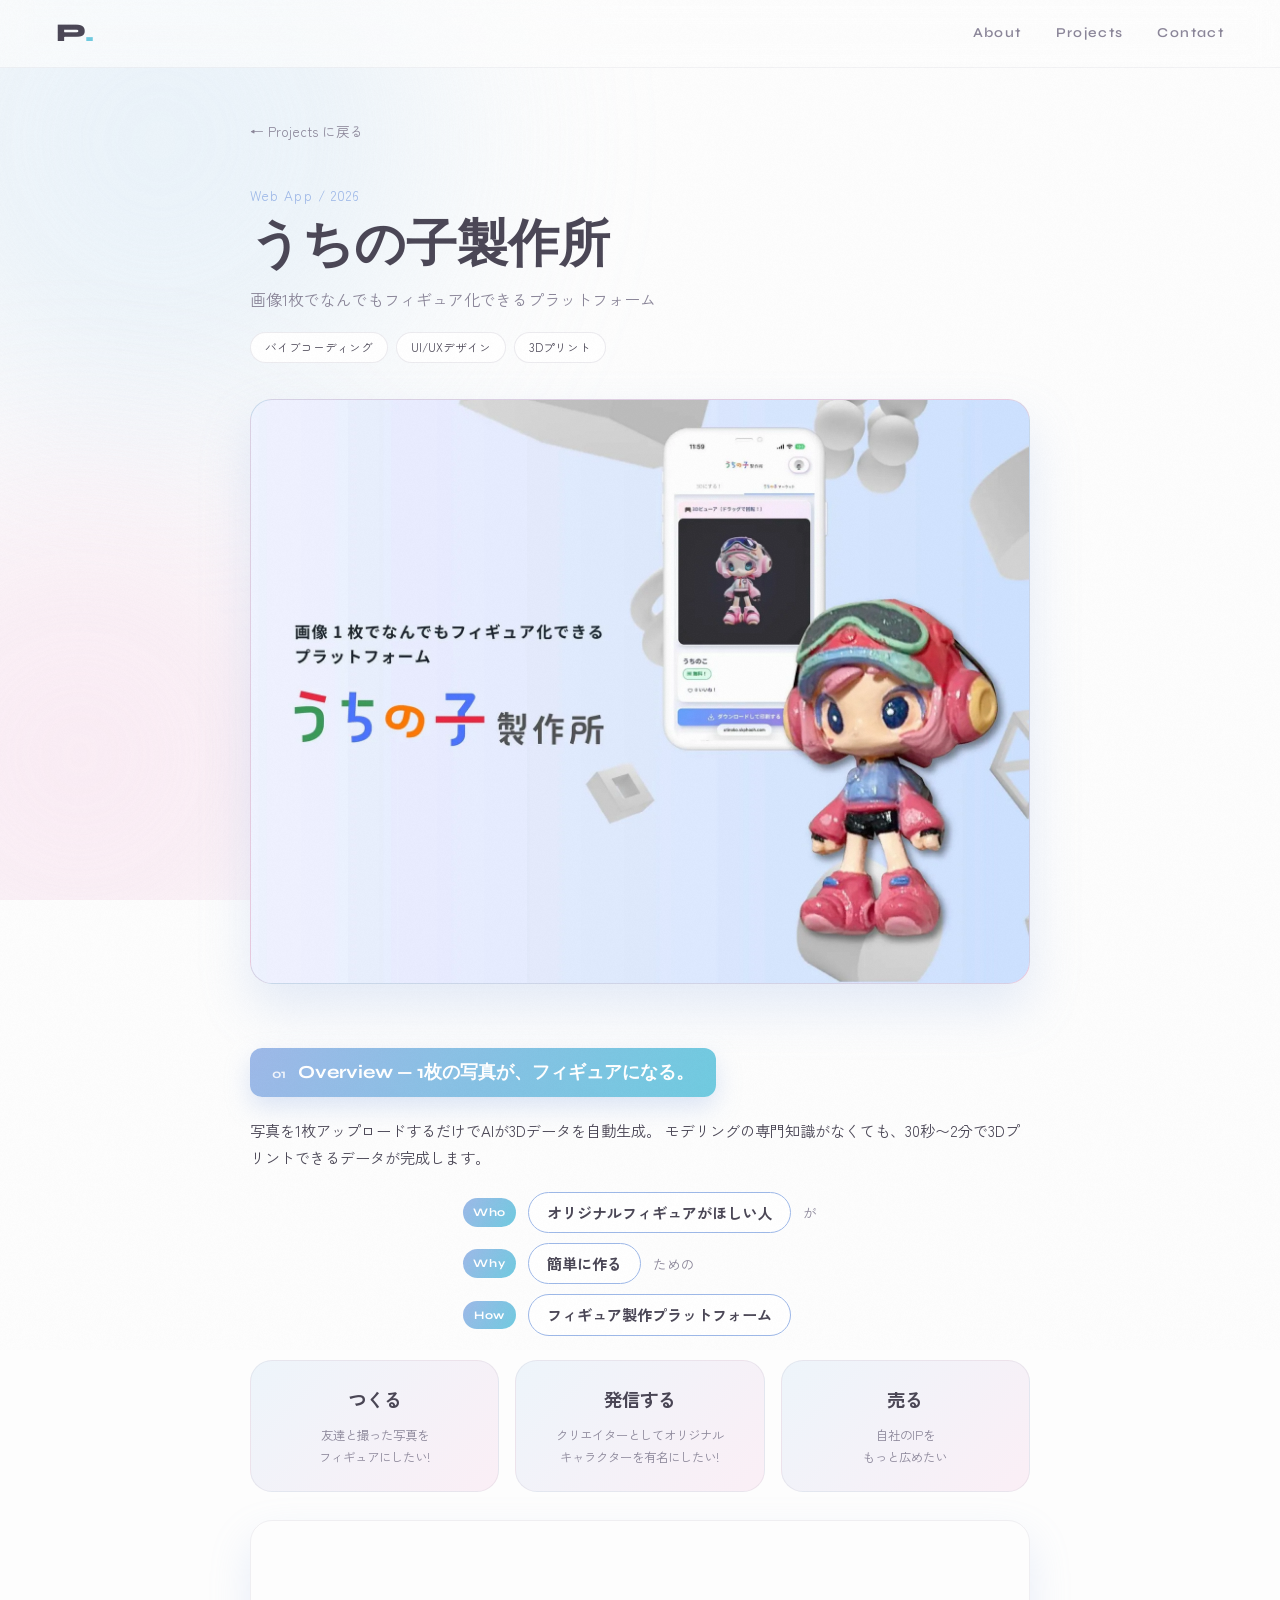
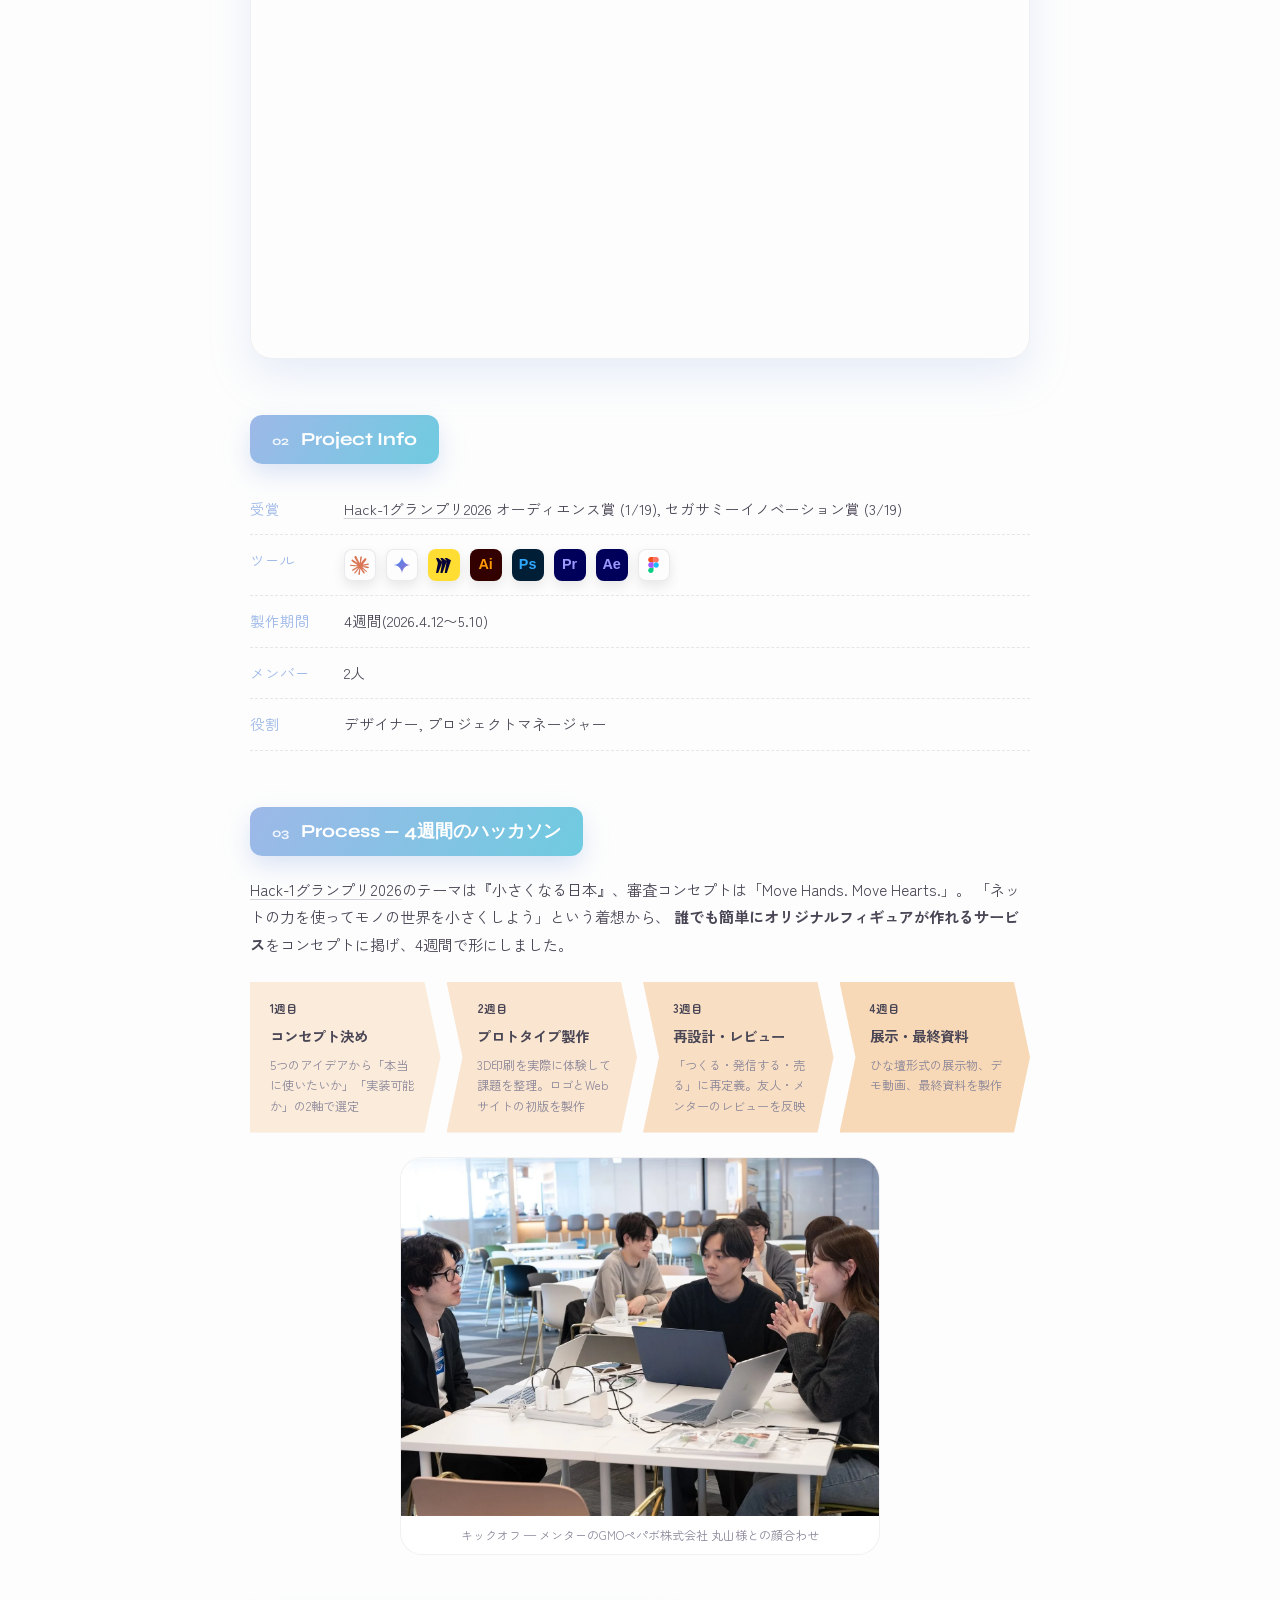
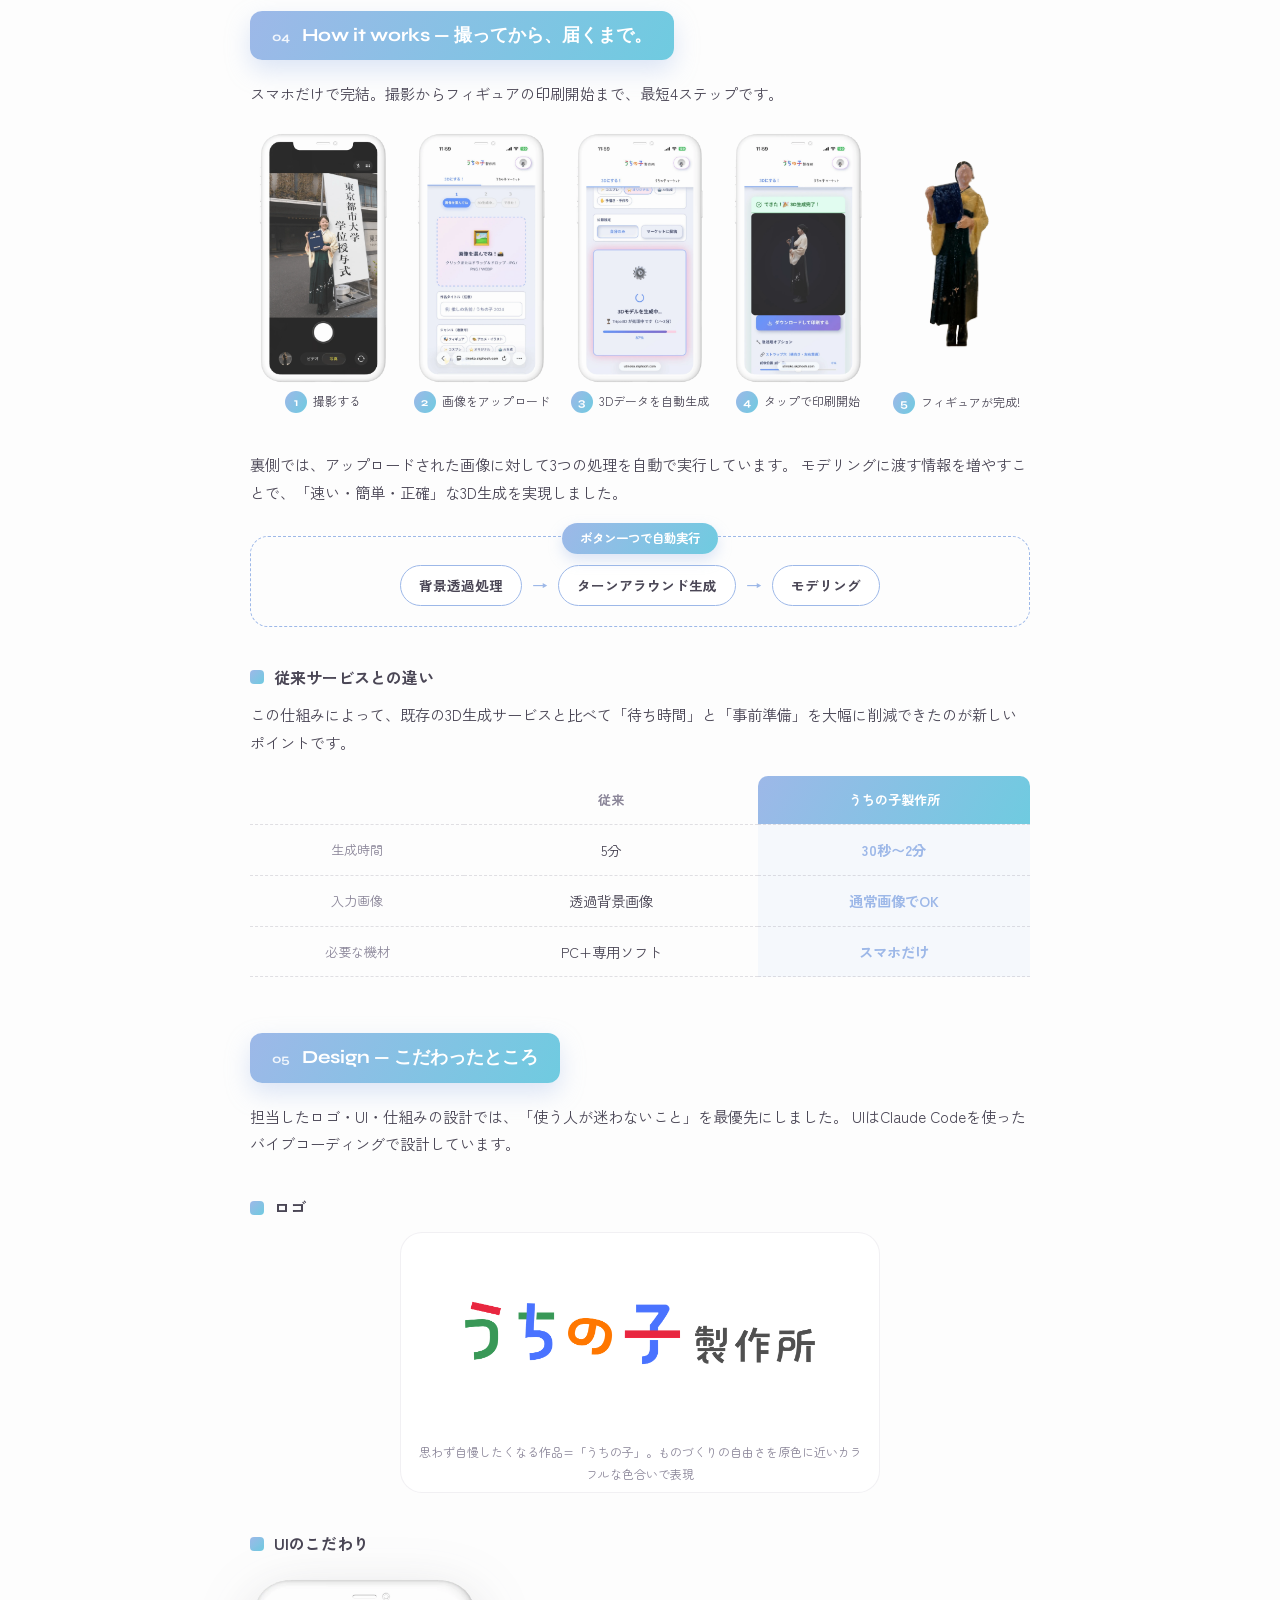
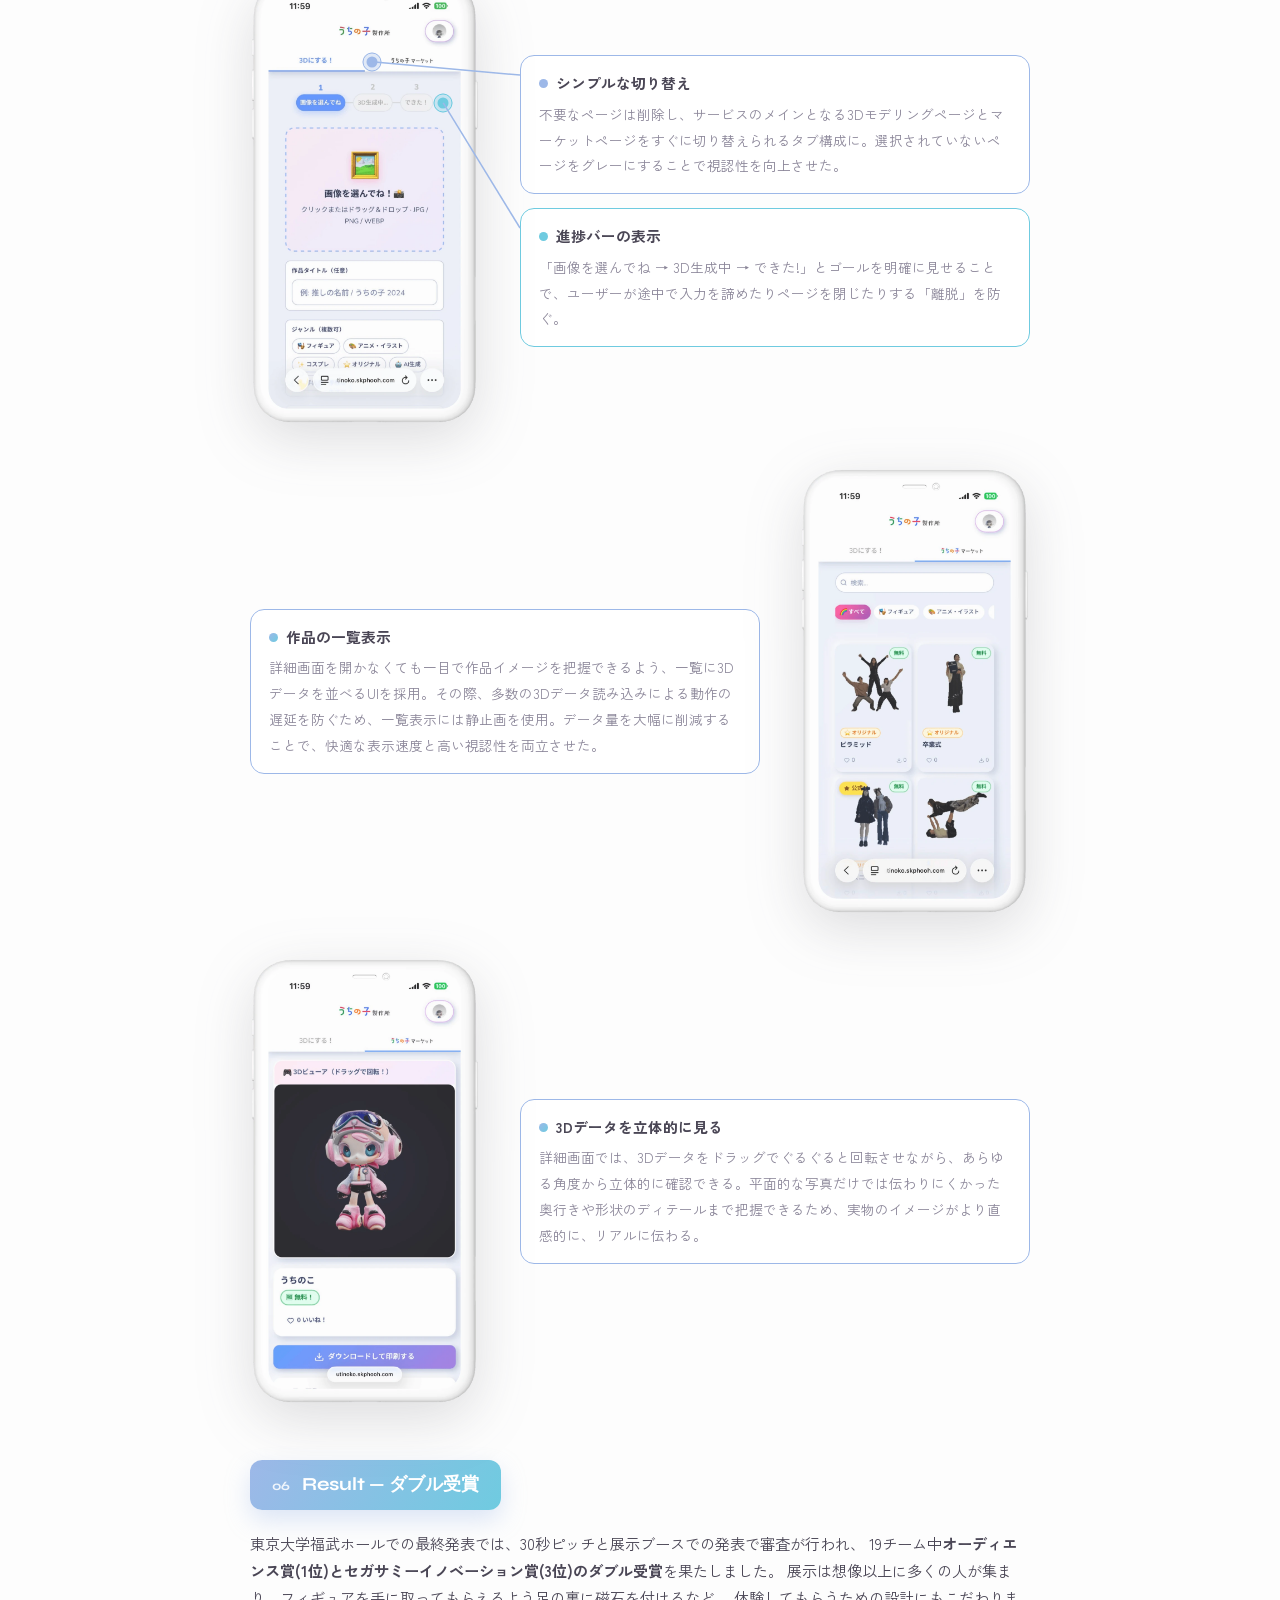
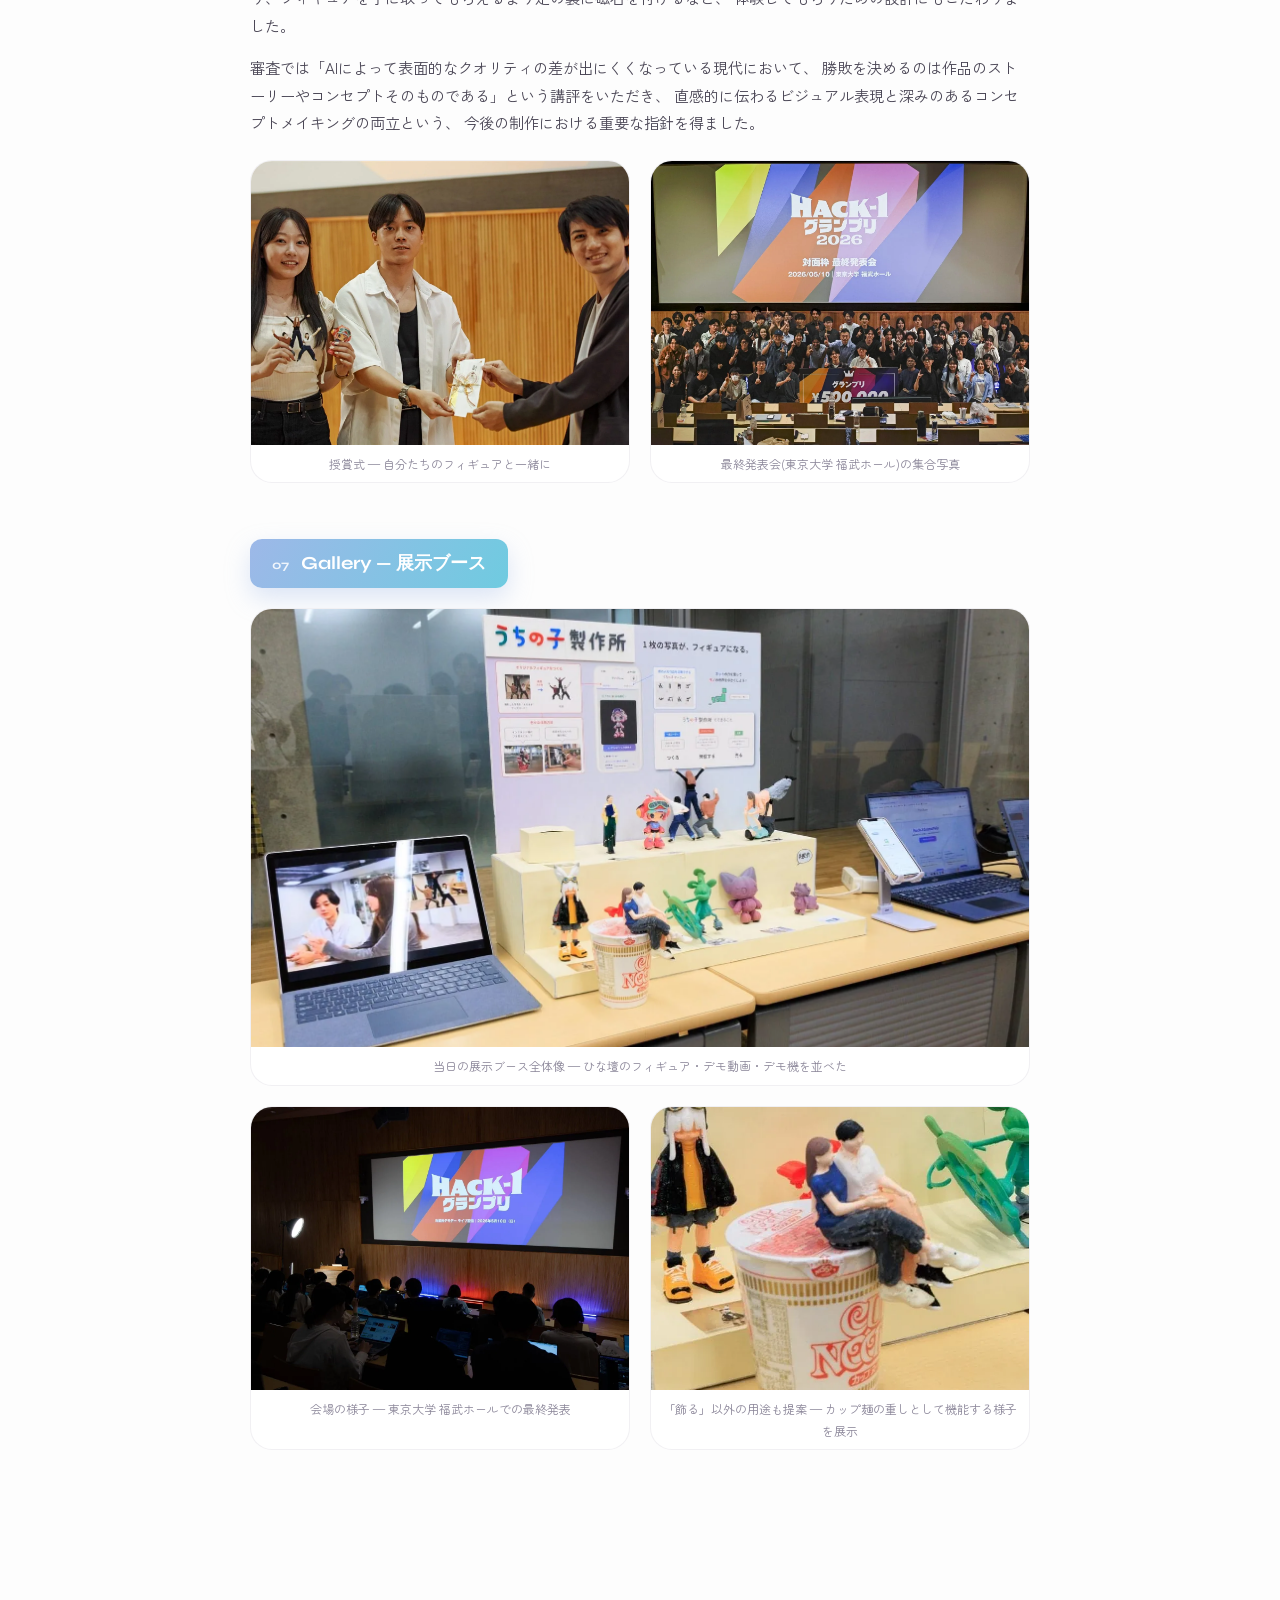
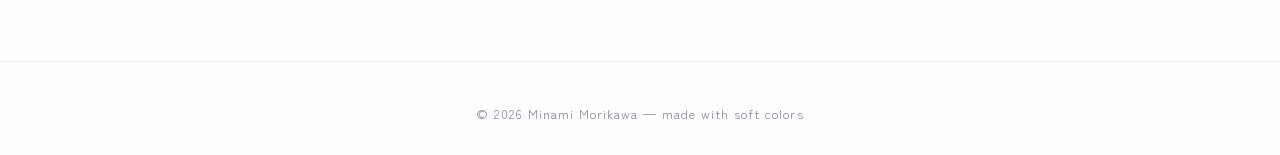
<file: works/uchinoko.html>
<!DOCTYPE html>
<html lang="ja">
<head>
<meta charset="UTF-8" />
<meta name="viewport" content="width=device-width, initial-scale=1.0" />
<title>うちの子製作所 — Minami Morikawa</title>
<meta name="description" content="画像1枚でなんでもフィギュア化できるプラットフォーム「うちの子製作所」の制作事例" />
<link rel="preconnect" href="https://fonts.googleapis.com" />
<link rel="preconnect" href="https://fonts.gstatic.com" crossorigin />
<link href="https://fonts.googleapis.com/css2?family=Syne:wght@400..800&family=Zen+Kaku+Gothic+New:wght@400;500;700&family=Zen+Maru+Gothic:wght@500;700&display=swap" rel="stylesheet" />
<link rel="stylesheet" href="../css/style.css" />
</head>
<body>

<!-- scroll progress bar -->
<div class="progress-bar" id="progressBar"></div>

<!-- grain overlay -->
<div class="grain" aria-hidden="true"></div>

<!-- floating pastel blobs (parallax) -->
<div class="blobs" aria-hidden="true">
  <div class="blob blob-a" data-speed="0.15"></div>
  <div class="blob blob-c" data-speed="0.10"></div>
</div>

<header class="site-header">
  <a class="logo" href="../index.html">P<span class="logo-dot">.</span></a>
  <nav class="nav">
    <a href="../index.html#about">About</a>
    <a href="../index.html#works">Projects</a>
    <a href="../index.html#contact">Contact</a>
  </nav>
</header>

<main>
  <article class="wp">

    <a class="wp-back reveal" href="../index.html#works">← Projects に戻る</a>

    <!-- ▼▼ タイトルまわり ▼▼ -->
    <header class="wp-head">
      <p class="wp-meta reveal">Web App / 2026</p>
      <h1 class="wp-title" data-split>うちの子製作所</h1>
      <p class="wp-sub reveal delay-1">画像1枚でなんでもフィギュア化できるプラットフォーム</p>
      <div class="wp-tags reveal delay-1">
        <span>バイブコーディング</span><span>UI/UXデザイン</span><span>3Dプリント</span>
      </div>
    </header>

    <!-- ▼▼ メインビジュアル ▼▼ -->
    <div class="wp-hero wp-hero-photo reveal">
      <img decoding="async" src="../assets/card_uchinoko.webp" alt="うちの子製作所のメインビジュアル" />
    </div>

    <!-- ▼▼ どんなサービスか ▼▼ -->
    <section class="wp-section reveal">
      <h2><span class="wp-section-num">01</span>Overview — 1枚の写真が、フィギュアになる。</h2>
      <p>
        写真を1枚アップロードするだけでAIが3Dデータを自動生成。
        モデリングの専門知識がなくても、30秒〜2分で3Dプリントできるデータが完成します。
      </p>
      <div class="wp-hiw">
        <div><span class="wp-hiw-label">Who</span><span class="wp-hiw-text">オリジナルフィギュアがほしい人</span><span class="wp-hiw-tail">が</span></div>
        <div><span class="wp-hiw-label">Why</span><span class="wp-hiw-text">簡単に作る</span><span class="wp-hiw-tail">ための</span></div>
        <div><span class="wp-hiw-label">How</span><span class="wp-hiw-text">フィギュア製作プラットフォーム</span></div>
      </div>
      <div class="wp-cards3">
        <div><h3>つくる</h3><p>友達と撮った写真を<br />フィギュアにしたい!</p></div>
        <div><h3>発信する</h3><p>クリエイターとしてオリジナル<br />キャラクターを有名にしたい!</p></div>
        <div><h3>売る</h3><p>自社のIPを<br />もっと広めたい</p></div>
      </div>
      <div class="wp-video">
        <iframe src="https://www.youtube.com/embed/XRXvfzZufxk" title="うちの子製作所 デモ映像" loading="lazy" allow="accelerometer; clipboard-write; encrypted-media; gyroscope; picture-in-picture" allowfullscreen></iframe>
      </div>
    </section>

    <!-- ▼▼ 担当・期間・ツール ▼▼ -->
    <section class="wp-section reveal">
      <h2><span class="wp-section-num">02</span>Project Info</h2>
      <dl class="wp-info">
        <div><dt>受賞</dt><dd><a class="history-link" href="https://hack-1.com/" target="_blank" rel="noopener">Hack-1グランプリ2026</a> オーディエンス賞 (1/19), セガサミーイノベーション賞 (3/19)</dd></div>
        <div><dt>ツール</dt><dd>
          <div class="tool-icons wp-tools">
            <span class="tool-icon tool-claude" title="Claude"><svg viewBox="0 0 24 24" width="19" height="19" aria-hidden="true"><path fill="#d97757" d="m4.7144 15.9555 4.7174-2.6471.079-.2307-.079-.1275h-.2307l-.7893-.0486-2.6956-.0729-2.3375-.0971-2.2646-.1214-.5707-.1215-.5343-.7042.0546-.3522.4797-.3218.686.0608 1.5179.1032 2.2767.1578 1.6514.0972 2.4468.255h.3886l.0546-.1579-.1336-.0971-.1032-.0972L6.973 9.8356l-2.55-1.6879-1.3356-.9714-.7225-.4918-.3643-.4614-.1578-1.0078.6557-.7225.8803.0607.2246.0607.8925.686 1.9064 1.4754 2.4893 1.8336.3643.3035.1457-.1032.0182-.0728-.164-.2733-1.3539-2.4467-1.445-2.4893-.6435-1.032-.17-.6194c-.0607-.255-.1032-.4674-.1032-.7285L6.287.1335 6.6997 0l.9957.1336.419.3642.6192 1.4147 1.0018 2.2282 1.5543 3.0296.4553.8985.2429.8318.091.255h.1579v-.1457l.1275-1.706.2368-2.0947.2307-2.6957.0789-.7589.3764-.9107.7468-.4918.5828.2793.4797.686-.0668.4433-.2853 1.8517-.5586 2.9021-.3643 1.9429h.2125l.2429-.2429.9835-1.3053 1.6514-2.0643.7286-.8196.85-.9046.5464-.4311h1.0321l.759 1.1293-.34 1.1657-1.0625 1.3478-.8804 1.1414-1.2628 1.7-.7893 1.36.0729.1093.1882-.0183 2.8535-.607 1.5421-.2794 1.8396-.3157.8318.3886.091.3946-.3278.8075-1.967.4857-2.3072.4614-3.4364.8136-.0425.0304.0486.0607 1.5482.1457.6618.0364h1.621l3.0175.2247.7892.522.4736.6376-.079.4857-1.2142.6193-1.6393-.3886-3.825-.9107-1.3113-.3279h-.1822v.1093l1.0929 1.0686 2.0035 1.8092 2.5075 2.3314.1275.5768-.3218.4554-.34-.0486-2.2039-1.6575-.85-.7468-1.9246-1.621h-.1275v.17l.4432.6496 2.3436 3.5214.1214 1.0807-.17.3521-.6071.2125-.6679-.1214-1.3721-1.9246L14.38 17.959l-1.1414-1.9428-.1397.079-.674 7.2552-.3156.3703-.7286.2793-.6071-.4614-.3218-.7468.3218-1.4753.3886-1.9246.3157-1.53.2853-1.9004.17-.6314-.0121-.0425-.1397.0182-1.4328 1.9672-2.1796 2.9446-1.7243 1.8456-.4128.164-.7164-.3704.0667-.6618.4008-.5889 2.386-3.0357 1.4389-1.882.929-1.0868-.0062-.1579h-.0546l-6.3385 4.1164-1.1293.1457-.4857-.4554.0608-.7467.2307-.2429 1.9064-1.3114Z"/></svg></span>
            <span class="tool-icon tool-gemini" title="Gemini"><svg viewBox="0 0 24 24" width="18" height="18" aria-hidden="true"><defs><linearGradient id="gemGrad" x1="0" y1="0" x2="1" y2="1"><stop offset="0" stop-color="#4285f4"/><stop offset="1" stop-color="#9b72cb"/></linearGradient></defs><path fill="url(#gemGrad)" d="M12 1c.6 6 5 10.4 11 11-6 .6-10.4 5-11 11-.6-6-5-10.4-11-11 6-.6 10.4-5 11-11z"/></svg></span>
            <span class="tool-icon tool-miro" title="Miro"><svg viewBox="0 0 24 24" width="15" height="15" aria-hidden="true"><path fill="#050038" d="M17.392 0H13.9L17 4.808 10.444 0H6.949l3.102 6.3L3.494 0H0l3.05 8.131L0 24h3.494L10.05 6.985 6.949 24h3.494L17 5.494 13.899 24h3.493L24 3.672 17.392 0z"/></svg></span>
            <span class="tool-icon tool-ai" title="Illustrator">Ai</span>
            <span class="tool-icon tool-ps" title="Photoshop">Ps</span>
            <span class="tool-icon tool-pr" title="Premiere Pro">Pr</span>
            <span class="tool-icon tool-ae" title="After Effects">Ae</span>
            <span class="tool-icon tool-figma" title="Figma"><svg viewBox="0 0 38 57" width="11" height="16" aria-hidden="true"><path fill="#1abcfe" d="M19 28.5C19 23.253 23.253 19 28.5 19C33.747 19 38 23.253 38 28.5C38 33.747 33.747 38 28.5 38C23.253 38 19 33.747 19 28.5Z"/><path fill="#0acf83" d="M0 47.5C0 42.253 4.253 38 9.5 38H19V47.5C19 52.747 14.747 57 9.5 57C4.253 57 0 52.747 0 47.5Z"/><path fill="#ff7262" d="M19 0V19H28.5C33.747 19 38 14.747 38 9.5C38 4.253 33.747 0 28.5 0H19Z"/><path fill="#f24e1e" d="M0 9.5C0 14.747 4.253 19 9.5 19H19V0H9.5C4.253 0 0 4.253 0 9.5Z"/><path fill="#a259ff" d="M0 28.5C0 33.747 4.253 38 9.5 38H19V19H9.5C4.253 19 0 23.253 0 28.5Z"/></svg></span>
          </div>
        </dd></div>
        <div><dt>製作期間</dt><dd>4週間(2026.4.12〜5.10)</dd></div>
        <div><dt>メンバー</dt><dd>2人</dd></div>
        <div><dt>役割</dt><dd>デザイナー, プロジェクトマネージャー</dd></div>
      </dl>
    </section>

    <!-- ▼▼ 制作プロセス ▼▼ -->
    <section class="wp-section reveal">
      <h2><span class="wp-section-num">03</span>Process — 4週間のハッカソン</h2>
      <p>
        <a class="history-link" href="https://hack-1.com/" target="_blank" rel="noopener">Hack-1グランプリ2026</a>のテーマは『小さくなる日本』、審査コンセプトは「Move Hands. Move Hearts.」。
        「ネットの力を使ってモノの世界を小さくしよう」という着想から、
        <strong>誰でも簡単にオリジナルフィギュアが作れるサービス</strong>をコンセプトに掲げ、4週間で形にしました。
      </p>
      <div class="wp-timeline">
        <div class="wp-tl-step">
          <span class="wp-tl-week">1週目</span>
          <strong>コンセプト決め</strong>
          <p>5つのアイデアから「本当に使いたいか」「実装可能か」の2軸で選定</p>
        </div>
        <div class="wp-tl-step">
          <span class="wp-tl-week">2週目</span>
          <strong>プロトタイプ製作</strong>
          <p>3D印刷を実際に体験して課題を整理。ロゴとWebサイトの初版を製作</p>
        </div>
        <div class="wp-tl-step">
          <span class="wp-tl-week">3週目</span>
          <strong>再設計・レビュー</strong>
          <p>「つくる・発信する・売る」に再定義。友人・メンターのレビューを反映</p>
        </div>
        <div class="wp-tl-step">
          <span class="wp-tl-week">4週目</span>
          <strong>展示・最終資料</strong>
          <p>ひな壇形式の展示物、デモ動画、最終資料を製作</p>
        </div>
      </div>
      <div class="wp-gallery wp-gallery-center" style="margin-top: 24px;">
        <figure class="wp-shot">
          <img decoding="async" src="../assets/uchinoko_kickoff.webp" alt="キックオフでメンターの丸山様と話し合う様子" loading="lazy" />
          <figcaption>キックオフ — メンターのGMOペパボ株式会社 丸山様との顔合わせ</figcaption>
        </figure>
      </div>
    </section>

    <!-- ▼▼ 使い方 ▼▼ -->
    <section class="wp-section reveal">
      <h2><span class="wp-section-num">04</span>How it works — 撮ってから、届くまで。</h2>
      <p>スマホだけで完結。撮影からフィギュアの印刷開始まで、最短4ステップです。</p>
      <div class="wp-flow">
        <figure>
          <img decoding="async" src="../assets/uchinoko_step1_shoot.webp" alt="スマホで写真を撮影する画面" loading="lazy" />
          <figcaption><span class="wp-flow-num">1</span>撮影する</figcaption>
        </figure>
        <figure>
          <img decoding="async" src="../assets/uchinoko_step2_upload.webp" alt="画像をアップロードする画面" loading="lazy" />
          <figcaption><span class="wp-flow-num">2</span>画像をアップロード</figcaption>
        </figure>
        <figure>
          <img decoding="async" src="../assets/uchinoko_step3_generate.webp" alt="3Dモデルを生成中の画面" loading="lazy" />
          <figcaption><span class="wp-flow-num">3</span>3Dデータを自動生成</figcaption>
        </figure>
        <figure>
          <img decoding="async" src="../assets/uchinoko_step4_done.webp" alt="生成完了、ダウンロードして印刷する画面" loading="lazy" />
          <figcaption><span class="wp-flow-num">4</span>タップで印刷開始</figcaption>
        </figure>
        <figure class="wp-flow-fig">
          <img decoding="async" src="../assets/uchinoko_figure_hakama.webp" alt="完成した袴姿の3Dフィギュア" loading="lazy" />
          <figcaption><span class="wp-flow-num">5</span>フィギュアが完成!</figcaption>
        </figure>
      </div>
      <p style="margin-top: 28px;">
        裏側では、アップロードされた画像に対して3つの処理を自動で実行しています。
        モデリングに渡す情報を増やすことで、「速い・簡単・正確」な3D生成を実現しました。
      </p>
      <div class="wp-pipeline-box">
        <span class="wp-pipeline-label">ボタン一つで自動実行</span>
        <div class="wp-pipeline">
          <span>背景透過処理</span><em>→</em><span>ターンアラウンド生成</span><em>→</em><span>モデリング</span>
        </div>
      </div>
      <h3 class="wp-subhead">従来サービスとの違い</h3>
      <p>
        この仕組みによって、既存の3D生成サービスと比べて「待ち時間」と「事前準備」を大幅に削減できたのが新しいポイントです。
      </p>
      <table class="wp-table">
        <thead>
          <tr><th></th><th>従来</th><th>うちの子製作所</th></tr>
        </thead>
        <tbody>
          <tr><td>生成時間</td><td>5分</td><td>30秒〜2分</td></tr>
          <tr><td>入力画像</td><td>透過背景画像</td><td>通常画像でOK</td></tr>
          <tr><td>必要な機材</td><td>PC+専用ソフト</td><td>スマホだけ</td></tr>
        </tbody>
      </table>
    </section>

    <!-- ▼▼ こだわり・工夫した点 ▼▼ -->
    <section class="wp-section reveal">
      <h2><span class="wp-section-num">05</span>Design — こだわったところ</h2>
      <p>
        担当したロゴ・UI・仕組みの設計では、「使う人が迷わないこと」を最優先にしました。
        UIはClaude Codeを使ったバイブコーディングで設計しています。
      </p>
      <h3 class="wp-subhead">ロゴ</h3>
      <div class="wp-gallery wp-gallery-center" style="margin-bottom: 24px;">
        <figure class="wp-shot wp-shot-logo">
          <img decoding="async" src="../assets/uchinoko_logo.png" alt="うちの子製作所のロゴ" loading="lazy" />
          <figcaption>思わず自慢したくなる作品=「うちの子」。ものづくりの自由さを原色に近いカラフルな色合いで表現</figcaption>
        </figure>
      </div>

      <h3 class="wp-subhead">UIのこだわり</h3>
      <div class="wp-ui">
        <div class="wp-ui-row">
          <div class="wp-ui-shot">
            <img decoding="async" src="../assets/uchinoko_step2_upload.webp" alt="画像アップロード画面。上部にタブと進捗バー" loading="lazy" />
            <span class="wp-ui-marker wp-ui-marker-a" style="left: 53%; top: 18.8%;" aria-hidden="true"></span>
            <span class="wp-ui-marker wp-ui-marker-b" style="left: 84%; top: 28%;" aria-hidden="true"></span>
          </div>
          <div class="wp-ui-callouts">
            <div class="wp-ui-callout wp-ui-callout-a">
              <h4>シンプルな切り替え</h4>
              <p>不要なページは削除し、サービスのメインとなる3Dモデリングページとマーケットページをすぐに切り替えられるタブ構成に。選択されていないページをグレーにすることで視認性を向上させた。</p>
            </div>
            <div class="wp-ui-callout wp-ui-callout-b">
              <h4>進捗バーの表示</h4>
              <p>「画像を選んでね → 3D生成中 → できた!」とゴールを明確に見せることで、ユーザーが途中で入力を諦めたりページを閉じたりする「離脱」を防ぐ。</p>
            </div>
          </div>
          <svg class="wp-ui-lines" viewBox="0 0 100 100" aria-hidden="true">
            <line class="wp-ui-line-a" x1="15.8" y1="18.8" x2="34.5" y2="26" />
            <line class="wp-ui-line-b" x2="34.5" y2="68" x1="25" y1="28" />
          </svg>
        </div>
        <div class="wp-ui-row wp-ui-row-rev">
          <div class="wp-ui-shot">
            <img decoding="async" src="../assets/uchinoko_market_list.webp" alt="うちの子マーケットの一覧画面" loading="lazy" />
          </div>
          <div class="wp-ui-callouts">
            <div class="wp-ui-callout">
              <h4>作品の一覧表示</h4>
              <p>詳細画面を開かなくても一目で作品イメージを把握できるよう、一覧に3Dデータを並べるUIを採用。その際、多数の3Dデータ読み込みによる動作の遅延を防ぐため、一覧表示には静止画を使用。データ量を大幅に削減することで、快適な表示速度と高い視認性を両立させた。</p>
            </div>
          </div>
        </div>
        <div class="wp-ui-row">
          <div class="wp-ui-shot">
            <img decoding="async" src="../assets/uchinoko_market_detail.webp" alt="3Dビューアで作品を回転して見られる詳細画面" loading="lazy" />
          </div>
          <div class="wp-ui-callouts">
            <div class="wp-ui-callout">
              <h4>3Dデータを立体的に見る</h4>
              <p>詳細画面では、3Dデータをドラッグでぐるぐると回転させながら、あらゆる角度から立体的に確認できる。平面的な写真だけでは伝わりにくかった奥行きや形状のディテールまで把握できるため、実物のイメージがより直感的に、リアルに伝わる。</p>
            </div>
          </div>
        </div>
      </div>
    </section>

    <!-- ▼▼ 結果 ▼▼ -->
    <section class="wp-section reveal">
      <h2><span class="wp-section-num">06</span>Result — ダブル受賞</h2>
      <p>
        東京大学福武ホールでの最終発表では、30秒ピッチと展示ブースでの発表で審査が行われ、
        19チーム中<strong>オーディエンス賞(1位)とセガサミーイノベーション賞(3位)のダブル受賞</strong>を果たしました。
        展示は想像以上に多くの人が集まり、フィギュアを手に取ってもらえるよう足の裏に磁石を付けるなど、
        体験してもらうための設計にもこだわりました。
      </p>
      <p>
        審査では「AIによって表面的なクオリティの差が出にくくなっている現代において、
        勝敗を決めるのは作品のストーリーやコンセプトそのものである」という講評をいただき、
        直感的に伝わるビジュアル表現と深みのあるコンセプトメイキングの両立という、
        今後の制作における重要な指針を得ました。
      </p>
      <div class="wp-gallery" style="margin-top: 24px;">
        <figure class="wp-shot">
          <img decoding="async" src="../assets/uchinoko_award.webp" alt="授賞式でフィギュアを手に目録を受け取る様子" loading="lazy" />
          <figcaption>授賞式 — 自分たちのフィギュアと一緒に</figcaption>
        </figure>
        <figure class="wp-shot">
          <img decoding="async" src="../assets/uchinoko_group.webp" alt="Hack-1グランプリ2026最終発表会の集合写真" loading="lazy" />
          <figcaption>最終発表会(東京大学 福武ホール)の集合写真</figcaption>
        </figure>
      </div>
    </section>

    <!-- ▼▼ スクリーンショット(4:3推奨、何枚でも) ▼▼ -->
    <section class="wp-section reveal">
      <h2><span class="wp-section-num">07</span>Gallery — 展示ブース</h2>
      <div class="wp-gallery">
        <figure class="wp-shot wp-shot-wide" style="grid-column: 1 / -1;">
          <img decoding="async" src="../assets/uchinoko_booth.webp" alt="当日の展示ブース全体。ひな壇のフィギュアとデモ動画、デモ機" loading="lazy" />
          <figcaption>当日の展示ブース全体像 — ひな壇のフィギュア・デモ動画・デモ機を並べた</figcaption>
        </figure>
        <figure class="wp-shot">
          <img decoding="async" src="../assets/uchinoko_venue.webp" alt="最終発表会場。スクリーンにHack-1グランプリのタイトルが映る" loading="lazy" />
          <figcaption>会場の様子 — 東京大学 福武ホールでの最終発表</figcaption>
        </figure>
        <figure class="wp-shot">
          <img decoding="async" src="../assets/uchinoko_cupnoodle.webp" alt="カップ麺のフタの重しになっているフィギュア" loading="lazy" />
          <figcaption>「飾る」以外の用途も提案 — カップ麺の重しとして機能する様子を展示</figcaption>
        </figure>
      </div>
    </section>

    <!-- サイト公開URLが決まったらここに「サイトを見る」ボタンを追加:
    <div class="wp-cta reveal">
      <a class="work-modal-link" href="https://..." target="_blank" rel="noopener noreferrer">
        サイトを見る <span class="project-arrow">→</span>
      </a>
    </div>
    -->

    <div class="wp-back-bottom-wrap reveal">
      <a class="wp-back-bottom" href="../index.html#works">← Projects に戻る</a>
    </div>

  </article>
</main>

<footer class="site-footer">
  <p>&copy; 2026 Minami Morikawa — made with soft colors</p>
</footer>

<script src="../js/main.js"></script>
</body>
</html>
</file>
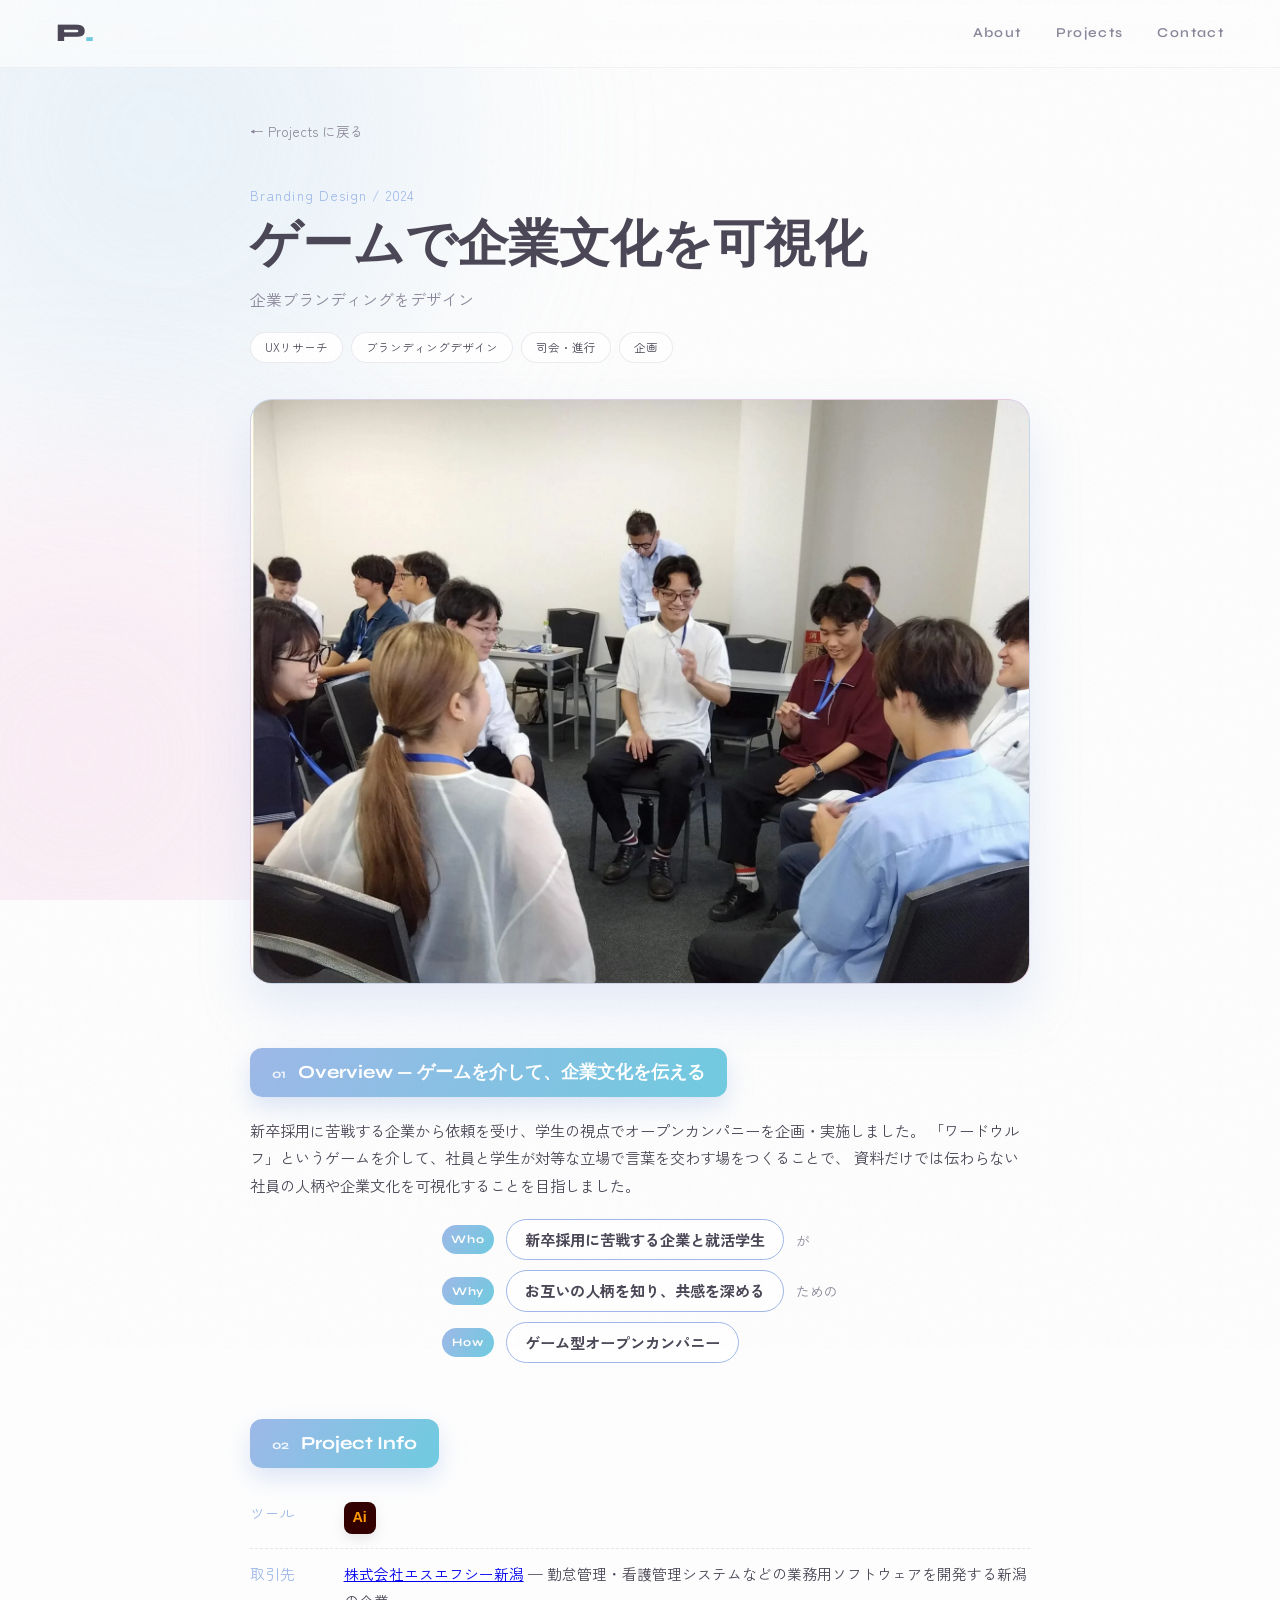
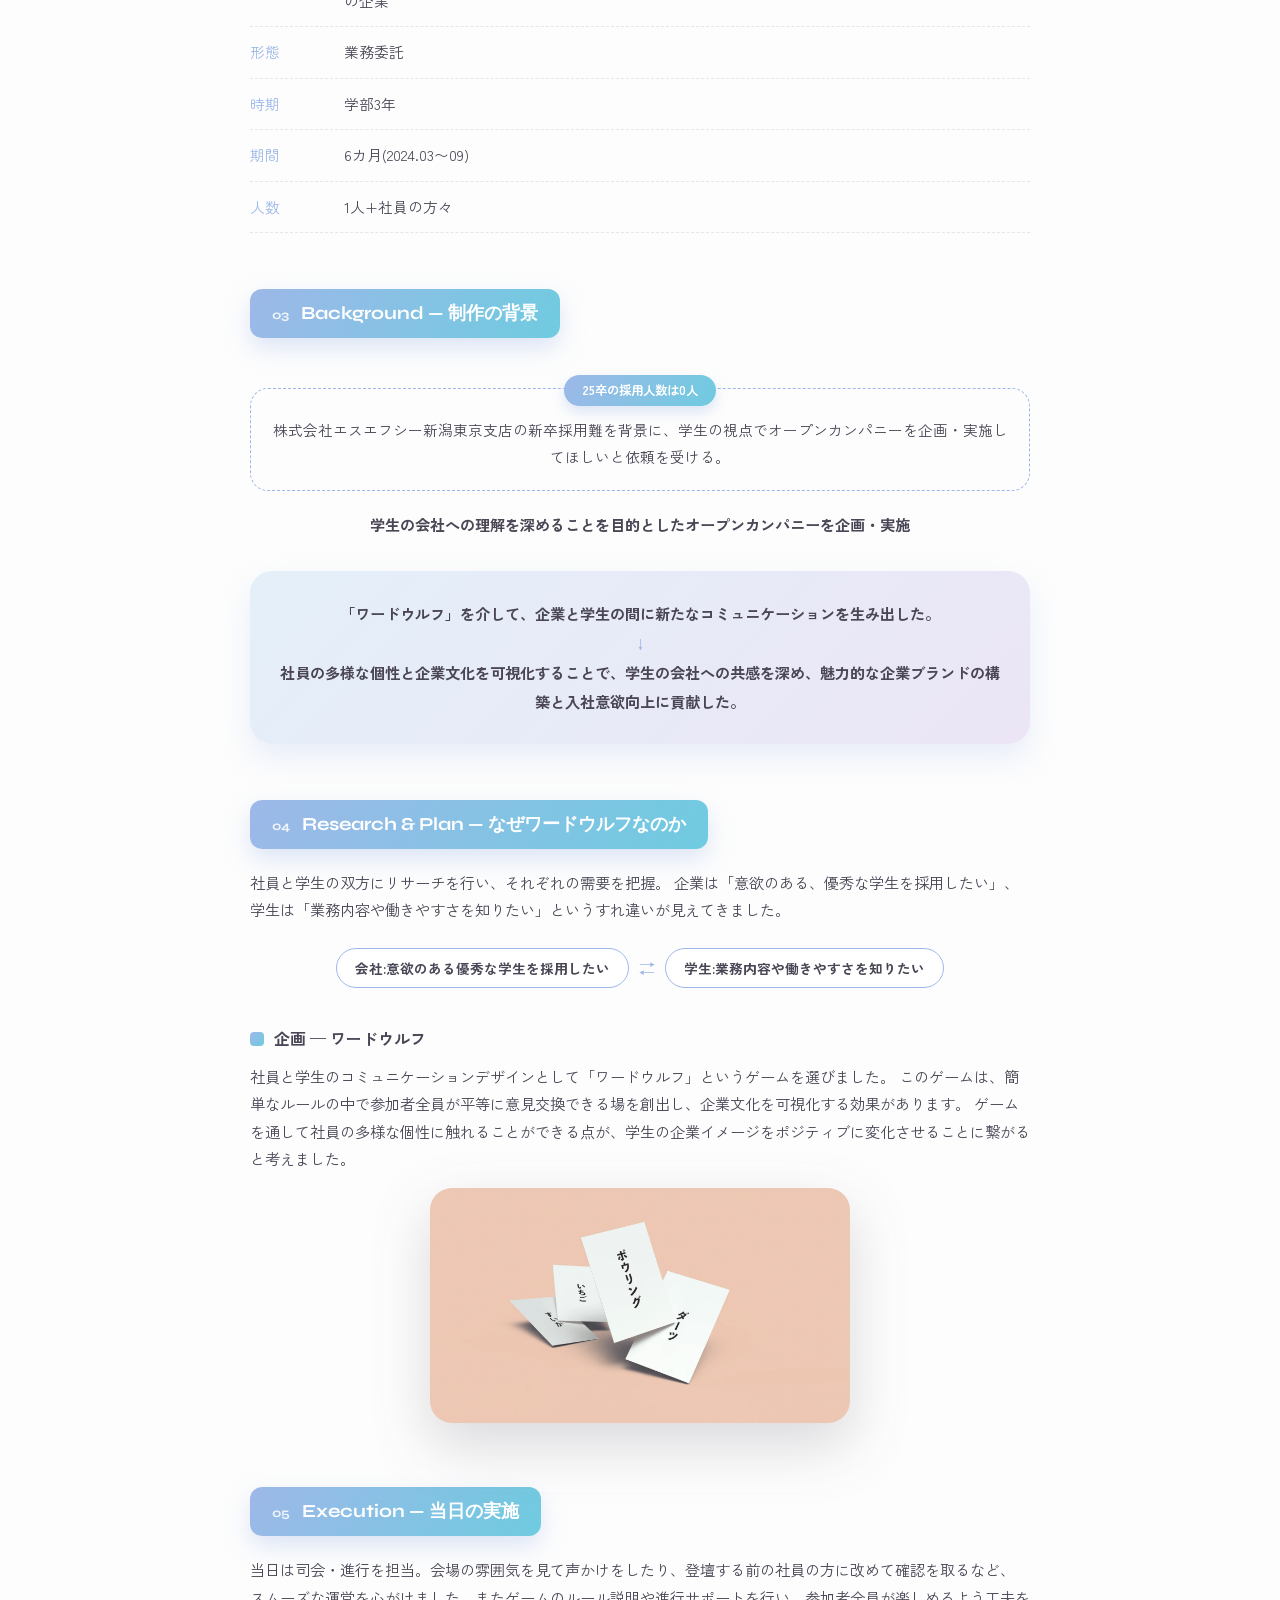
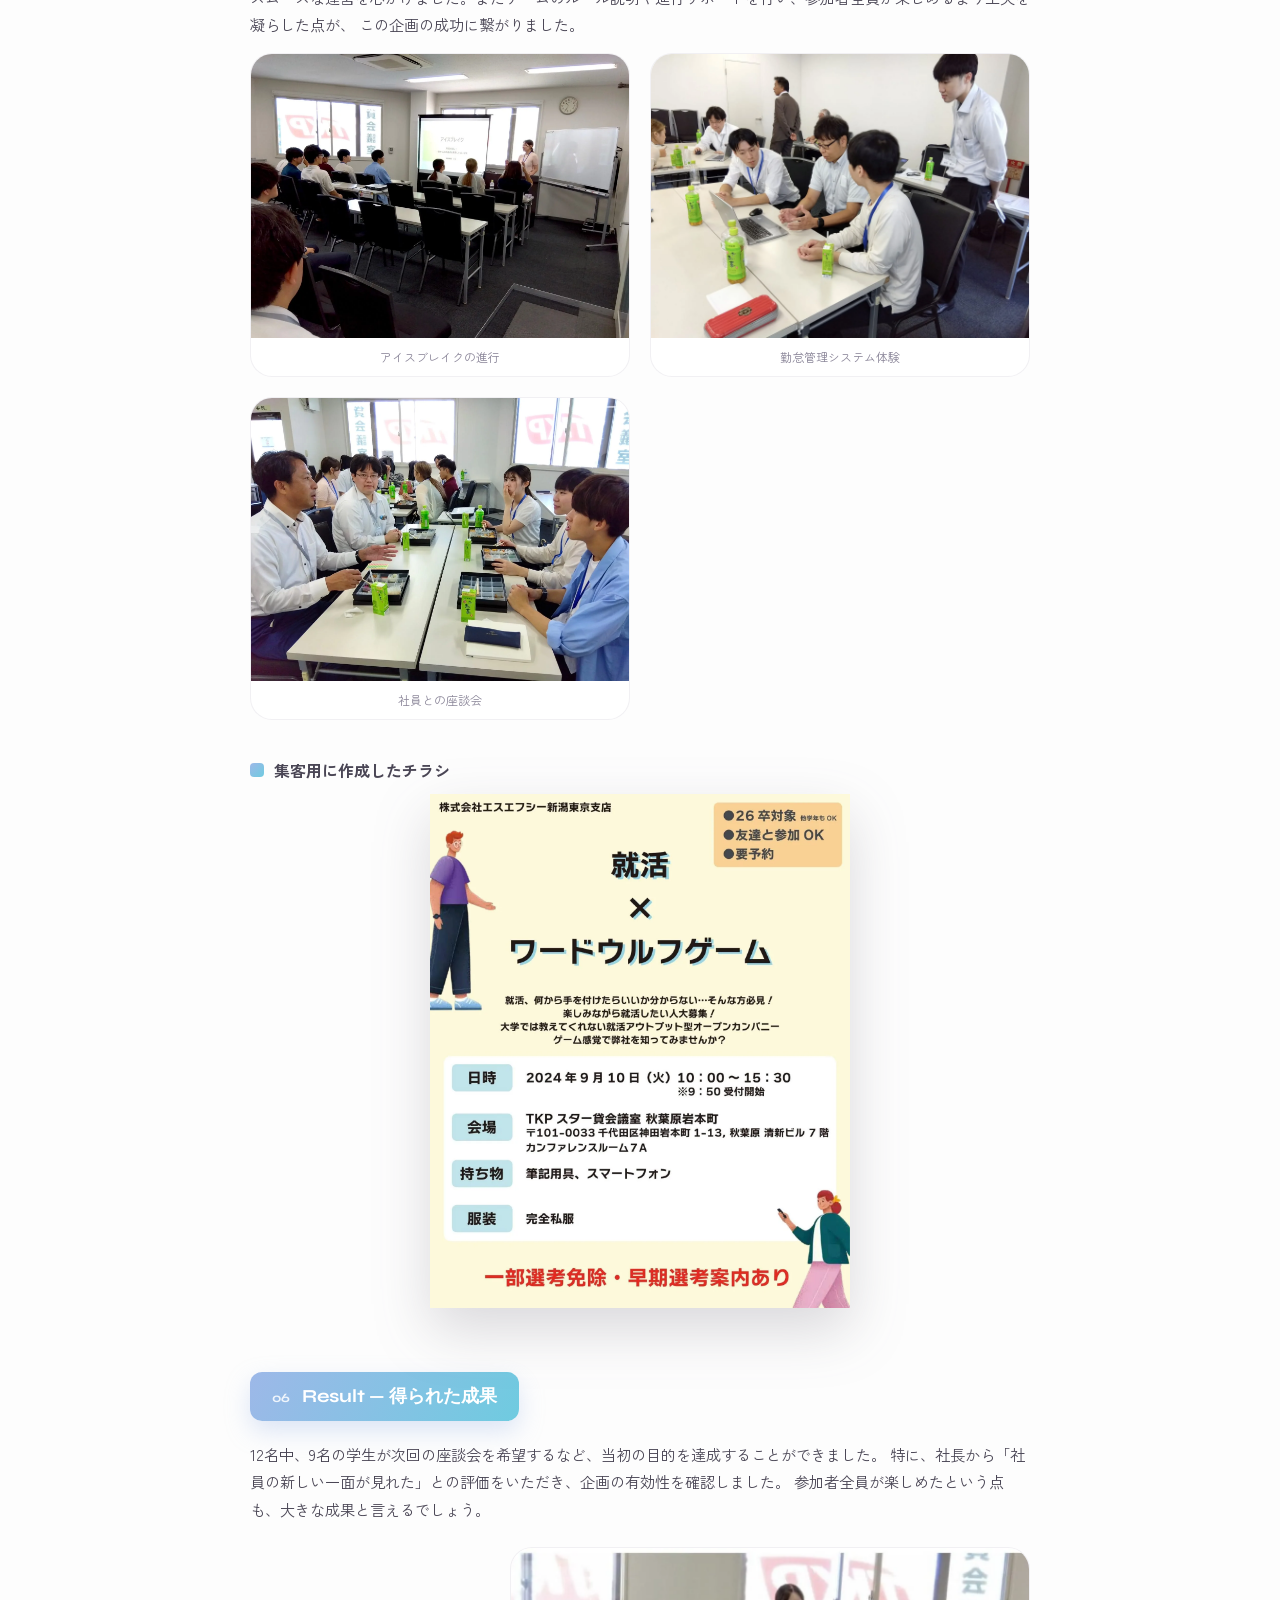
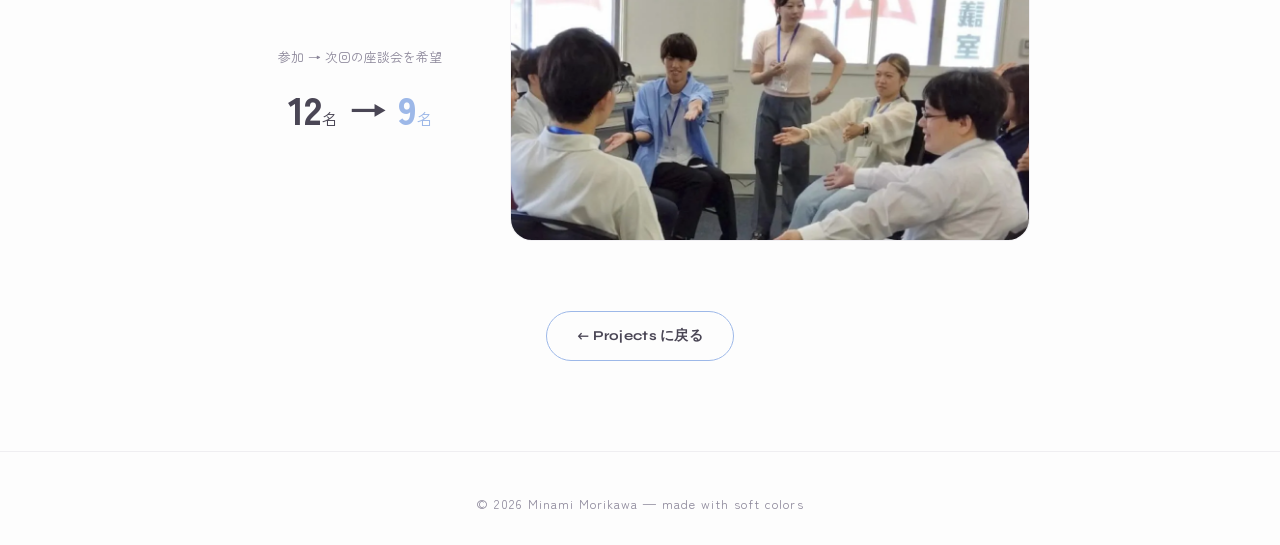
<file: works/wordwolf.html>
<!DOCTYPE html>
<html lang="ja">
<head>
<meta charset="UTF-8" />
<meta name="viewport" content="width=device-width, initial-scale=1.0" />
<title>ゲームで企業文化を可視化 — Minami Morikawa</title>
<meta name="description" content="企業ブランディングをデザイン。ワードウルフを通して企業文化を可視化するオープンカンパニーの企画・実施事例" />
<link rel="preconnect" href="https://fonts.googleapis.com" />
<link rel="preconnect" href="https://fonts.gstatic.com" crossorigin />
<link href="https://fonts.googleapis.com/css2?family=Syne:wght@400..800&family=Zen+Kaku+Gothic+New:wght@400;500;700&family=Zen+Maru+Gothic:wght@500;700&display=swap" rel="stylesheet" />
<link rel="stylesheet" href="../css/style.css" />
</head>
<body>

<!-- scroll progress bar -->
<div class="progress-bar" id="progressBar"></div>

<!-- grain overlay -->
<div class="grain" aria-hidden="true"></div>

<!-- floating pastel blobs (parallax) -->
<div class="blobs" aria-hidden="true">
  <div class="blob blob-a" data-speed="0.15"></div>
  <div class="blob blob-c" data-speed="0.10"></div>
</div>

<header class="site-header">
  <a class="logo" href="../index.html">P<span class="logo-dot">.</span></a>
  <nav class="nav">
    <a href="../index.html#about">About</a>
    <a href="../index.html#works">Projects</a>
    <a href="../index.html#contact">Contact</a>
  </nav>
</header>

<main>
  <article class="wp">

    <a class="wp-back reveal" href="../index.html#works">← Projects に戻る</a>

    <!-- ▼▼ タイトルまわり ▼▼ -->
    <header class="wp-head">
      <p class="wp-meta reveal">Branding Design / 2024</p>
      <h1 class="wp-title" data-split>ゲームで企業文化を可視化</h1>
      <p class="wp-sub reveal delay-1">企業ブランディングをデザイン</p>
      <div class="wp-tags reveal delay-1">
        <span>UXリサーチ</span><span>ブランディングデザイン</span><span>司会・進行</span><span>企画</span>
      </div>
    </header>

    <!-- ▼▼ メインビジュアル ▼▼ -->
    <div class="wp-hero wp-hero-photo reveal">
      <img decoding="async" src="../assets/wordwolf_hero.webp" alt="ワードウルフゲームで盛り上がる学生と社員の座談会の様子" />
    </div>

    <!-- ▼▼ どんなプロジェクトか ▼▼ -->
    <section class="wp-section reveal">
      <h2><span class="wp-section-num">01</span>Overview — ゲームを介して、企業文化を伝える</h2>
      <p>
        新卒採用に苦戦する企業から依頼を受け、学生の視点でオープンカンパニーを企画・実施しました。
        「ワードウルフ」というゲームを介して、社員と学生が対等な立場で言葉を交わす場をつくることで、
        資料だけでは伝わらない社員の人柄や企業文化を可視化することを目指しました。
      </p>
      <div class="wp-hiw">
        <div><span class="wp-hiw-label">Who</span><span class="wp-hiw-text">新卒採用に苦戦する企業と就活学生</span><span class="wp-hiw-tail">が</span></div>
        <div><span class="wp-hiw-label">Why</span><span class="wp-hiw-text">お互いの人柄を知り、共感を深める</span><span class="wp-hiw-tail">ための</span></div>
        <div><span class="wp-hiw-label">How</span><span class="wp-hiw-text">ゲーム型オープンカンパニー</span></div>
      </div>
    </section>

    <!-- ▼▼ 担当・期間・ツール ▼▼ -->
    <section class="wp-section reveal">
      <h2><span class="wp-section-num">02</span>Project Info</h2>
      <dl class="wp-info">
        <div><dt>ツール</dt><dd>
          <div class="tool-icons wp-tools">
            <span class="tool-icon tool-ai" title="Illustrator">Ai</span>
          </div>
        </dd></div>
        <div><dt>取引先</dt><dd><a href="https://www.sfc-niigata.co.jp" target="_blank" rel="noopener noreferrer">株式会社エスエフシー新潟</a> — 勤怠管理・看護管理システムなどの業務用ソフトウェアを開発する新潟の企業</dd></div>
        <div><dt>形態</dt><dd>業務委託</dd></div>
        <div><dt>時期</dt><dd>学部3年</dd></div>
        <div><dt>期間</dt><dd>6カ月(2024.03〜09)</dd></div>
        <div><dt>人数</dt><dd>1人+社員の方々</dd></div>
      </dl>
    </section>

    <!-- ▼▼ 背景 ▼▼ -->
    <section class="wp-section reveal">
      <h2><span class="wp-section-num">03</span>Background — 制作の背景</h2>
      <div class="wp-pipeline-box">
        <span class="wp-pipeline-label">25卒の採用人数は0人</span>
        <p style="text-align: center; margin: 0; font-size: 0.92rem;">
          株式会社エスエフシー新潟東京支店の新卒採用難を背景に、学生の視点でオープンカンパニーを企画・実施してほしいと依頼を受ける。
        </p>
      </div>
      <p style="text-align: center; font-weight: 700; margin-top: 20px;">
        学生の会社への理解を深めることを目的としたオープンカンパニーを企画・実施
      </p>
      <p class="wp-origin-conclusion">
        「ワードウルフ」を介して、企業と学生の間に新たなコミュニケーションを生み出した。<br />
        <span>↓</span><br />
        社員の多様な個性と企業文化を可視化することで、学生の会社への共感を深め、魅力的な企業ブランドの構築と入社意欲向上に貢献した。
      </p>
    </section>

    <!-- ▼▼ リサーチ・企画 ▼▼ -->
    <section class="wp-section reveal">
      <h2><span class="wp-section-num">04</span>Research &amp; Plan — なぜワードウルフなのか</h2>
      <p>
        社員と学生の双方にリサーチを行い、それぞれの需要を把握。
        企業は「意欲のある、優秀な学生を採用したい」、学生は「業務内容や働きやすさを知りたい」というすれ違いが見えてきました。
      </p>
      <div class="wp-pipeline" style="margin-top: 24px;">
        <span>会社:意欲のある優秀な学生を採用したい</span>
        <em>⇄</em>
        <span>学生:業務内容や働きやすさを知りたい</span>
      </div>
      <h3 class="wp-subhead">企画 — ワードウルフ</h3>
      <p>
        社員と学生のコミュニケーションデザインとして「ワードウルフ」というゲームを選びました。
        このゲームは、簡単なルールの中で参加者全員が平等に意見交換できる場を創出し、企業文化を可視化する効果があります。
        ゲームを通して社員の多様な個性に触れることができる点が、学生の企業イメージをポジティブに変化させることに繋がると考えました。
      </p>
      <figure class="wp-float wp-float-lg wp-float-rounded">
        <img decoding="async" src="../assets/wordwolf_cards.webp" alt="ワードウルフで使用するお題カード(ボウリング、いちご、すいか、ダーツ)" loading="lazy" />
      </figure>
    </section>

    <!-- ▼▼ 実施 ▼▼ -->
    <section class="wp-section reveal">
      <h2><span class="wp-section-num">05</span>Execution — 当日の実施</h2>
      <p>
        当日は司会・進行を担当。会場の雰囲気を見て声かけをしたり、登壇する前の社員の方に改めて確認を取るなど、
        スムーズな運営を心がけました。またゲームのルール説明や進行サポートを行い、参加者全員が楽しめるよう工夫を凝らした点が、
        この企画の成功に繋がりました。
      </p>
      <div class="wp-gallery">
        <figure class="wp-shot"><img decoding="async" src="../assets/wordwolf_icebreak2.webp" alt="アイスブレイクの説明をする司会の様子" loading="lazy" /><figcaption>アイスブレイクの進行</figcaption></figure>
        <figure class="wp-shot"><img decoding="async" src="../assets/wordwolf_laptop2.webp" alt="勤怠管理システムを体験する参加者の様子" loading="lazy" /><figcaption>勤怠管理システム体験</figcaption></figure>
        <figure class="wp-shot"><img decoding="async" src="../assets/wordwolf_lunch.webp" alt="お弁当を食べながら座談会をする社員と学生の様子" loading="lazy" /><figcaption>社員との座談会</figcaption></figure>
      </div>

      <h3 class="wp-subhead">集客用に作成したチラシ</h3>
      <figure class="wp-float wp-float-lg">
        <img decoding="async" src="../assets/wordwolf_flyer.webp" alt="就活×ワードウルフゲームのチラシ" loading="lazy" />
      </figure>
    </section>

    <!-- ▼▼ 成果 ▼▼ -->
    <section class="wp-section reveal">
      <h2><span class="wp-section-num">06</span>Result — 得られた成果</h2>
      <p>
        12名中、9名の学生が次回の座談会を希望するなど、当初の目的を達成することができました。
        特に、社長から「社員の新しい一面が見れた」との評価をいただき、企画の有効性を確認しました。
        参加者全員が楽しめたという点も、大きな成果と言えるでしょう。
      </p>
      <div class="wp-rank-layout wp-rank-result">
        <div style="text-align: center;">
          <p style="font-family: var(--font-accent); font-size: 0.8rem; color: var(--ink-soft); margin: 0 0 6px;">参加 → 次回の座談会を希望</p>
          <p style="font-size: 2.4rem; font-weight: 800; margin: 0; color: var(--ink);">12<span style="font-size: 1rem; font-weight: 400;">名</span> → <span style="color: var(--accent);">9<span style="font-size: 1rem; font-weight: 400;">名</span></span></p>
        </div>
        <figure class="wp-shot wp-shot-wide">
          <img decoding="async" src="../assets/wordwolf_result.webp" alt="座談会で盛り上がる学生と社員の様子" loading="lazy" />
        </figure>
      </div>
    </section>

    <div class="wp-back-bottom-wrap reveal">
      <a class="wp-back-bottom" href="../index.html#works">← Projects に戻る</a>
    </div>

  </article>
</main>

<footer class="site-footer">
  <p>&copy; 2026 Minami Morikawa — made with soft colors</p>
</footer>

<script src="../js/main.js"></script>
</body>
</html>
</file>
<file: css/style.css>
/* ============================================================
   PORTFOLIO — pastel × white × pixel
   ============================================================ */

:root {
  --white: #fdfdfd;
  --ink: #4a4655;
  --ink-soft: #8b8699;

  --pastel-blue: #cfe4f5;
  --pastel-lavender: #ddd2f0;
  --pastel-pink: #f5d3e7;
  --pastel-lemon: #f7f0c4;
  --pastel-mint: #c8ecd9;

  --accent: #9db8e8;
  --accent-sky: #6fcbe0;

  --radius: 22px;
  --header-h: 68px;

  --font-display: "Syne", sans-serif;
  --font-body: "Zen Kaku Gothic New", sans-serif;
  --font-accent: "Zen Maru Gothic", sans-serif;
}

* { margin: 0; padding: 0; box-sizing: border-box; }

html { scroll-behavior: smooth; }

body {
  font-family: var(--font-body);
  color: var(--ink);
  background: var(--white);
  overflow-x: hidden;
  line-height: 1.8;
}

::selection { background: var(--pastel-pink); }

/* ------------------------------------------------------------
   grain + blobs (image-1 palette, kept faint on white)
   ------------------------------------------------------------ */
.grain {
  position: fixed;
  inset: -50%;
  width: 200%;
  height: 200%;
  pointer-events: none;
  z-index: 9998;
  opacity: 0.5;
  background-image: url("data:image/svg+xml,%3Csvg xmlns='http://www.w3.org/2000/svg' width='200' height='200'%3E%3Cfilter id='n'%3E%3CfeTurbulence type='fractalNoise' baseFrequency='0.9' numOctaves='2' stitchTiles='stitch'/%3E%3CfeColorMatrix type='saturate' values='0'/%3E%3CfeComponentTransfer%3E%3CfeFuncA type='linear' slope='0.06'/%3E%3C/feComponentTransfer%3E%3C/filter%3E%3Crect width='100%25' height='100%25' filter='url(%23n)'/%3E%3C/svg%3E");
  animation: grain-shift 1.2s steps(4) infinite;
}
@keyframes grain-shift {
  0%   { transform: translate(0, 0); }
  25%  { transform: translate(-2%, 1%); }
  50%  { transform: translate(1%, -2%); }
  75%  { transform: translate(-1%, 2%); }
  100% { transform: translate(0, 0); }
}

.blobs {
  position: fixed;
  inset: 0;
  z-index: -1;
  overflow: hidden;
}
.blob {
  position: absolute;
  border-radius: 50%;
  filter: blur(110px);
  opacity: 0.4;
  will-change: transform;
}
.blob-a { width: 560px; height: 560px; top: -140px; left: -120px; background: var(--pastel-blue); }
.blob-b { width: 480px; height: 480px; top: 22%; right: -160px; background: var(--pastel-lemon); }
.blob-c { width: 520px; height: 520px; top: 55%; left: -180px; background: var(--pastel-pink); }
.blob-d { width: 460px; height: 460px; bottom: -160px; right: -100px; background: var(--pastel-mint); }

/* ------------------------------------------------------------
   progress bar
   ------------------------------------------------------------ */
.progress-bar {
  position: fixed;
  top: 0; left: 0;
  height: 4px;
  width: 0%;
  z-index: 9999;
  background: linear-gradient(90deg, var(--pastel-blue), var(--pastel-lavender), var(--pastel-pink), var(--pastel-lemon), var(--pastel-mint));
  border-radius: 0 4px 4px 0;
}

/* ------------------------------------------------------------
   header
   ------------------------------------------------------------ */
.site-header {
  position: fixed;
  top: 0; left: 0; right: 0;
  height: var(--header-h);
  display: flex;
  align-items: center;
  justify-content: space-between;
  padding: 0 clamp(20px, 5vw, 56px);
  z-index: 100;
  background: rgba(253, 253, 253, 0.65);
  backdrop-filter: blur(14px);
  -webkit-backdrop-filter: blur(14px);
  border-bottom: 1px solid rgba(139, 134, 153, 0.1);
}
.logo {
  font-family: var(--font-display);
  font-weight: 800;
  font-size: 1.6rem;
  color: var(--ink);
  text-decoration: none;
  letter-spacing: 0.02em;
}
.logo-dot { color: var(--accent-sky); }
.nav { display: flex; gap: clamp(14px, 3vw, 34px); }
.nav a {
  font-family: var(--font-display);
  font-weight: 600;
  font-size: 0.85rem;
  letter-spacing: 0.1em;
  color: var(--ink-soft);
  text-decoration: none;
  position: relative;
  padding: 4px 0;
  transition: color 0.25s;
}
.nav a::after {
  content: "";
  position: absolute;
  left: 0; bottom: 0;
  width: 100%;
  height: 2px;
  border-radius: 2px;
  background: linear-gradient(90deg, var(--accent), var(--accent-sky));
  transform: scaleX(0);
  transform-origin: right;
  transition: transform 0.3s ease;
}
.nav a:hover { color: var(--ink); }
.nav a:hover::after { transform: scaleX(1); transform-origin: left; }

/* ------------------------------------------------------------
   hero
   ------------------------------------------------------------ */
.hero {
  min-height: 100svh;
  display: flex;
  align-items: flex-end;
  padding: calc(var(--header-h) + 40px) clamp(20px, 7vw, 90px) 15vh;
  position: relative;
  overflow: hidden;
}
.hero-copy {
  position: relative;
  z-index: 2;
  max-width: 580px;
  text-align: left;
}
.hero-kicker {
  font-family: var(--font-display);
  font-size: 0.75rem;
  font-weight: 600;
  letter-spacing: 0.38em;
  text-transform: uppercase;
  color: var(--accent);
  margin-bottom: 18px;
}
.hero-name {
  font-family: var(--font-display);
  font-weight: 800;
  font-size: clamp(1.9rem, 3.8vw, 3.3rem);
  line-height: 1.12;
  letter-spacing: 0.02em;
  color: var(--ink);
  margin-bottom: 16px;
}
.hero-roles {
  color: var(--ink-soft);
  font-size: 0.95rem;
  line-height: 1.9;
  margin-bottom: 28px;
}
.hero-cta {
  display: inline-block;
  font-family: var(--font-display);
  font-weight: 700;
  font-size: 0.92rem;
  letter-spacing: 0.14em;
  color: var(--ink);
  text-decoration: none;
  padding-bottom: 6px;
  background: linear-gradient(90deg, var(--accent), var(--accent-sky)) no-repeat 0 100% / 100% 2px;
  transition: background-size 0.35s ease;
}
.hero-cta:hover { background-size: 30% 2px; }

/* masked line reveal (triggered by body.hero-in) */
.line { display: block; overflow: hidden; }
.line-inner {
  display: inline-block;
  transform: translateY(115%);
  transition: transform 0.9s cubic-bezier(0.19, 1, 0.22, 1);
  transition-delay: var(--d, 0s);
}
body.hero-in .line-inner { transform: translateY(0); }

/* split letters (section titles) */
[data-split] .ch {
  display: inline-block;
  opacity: 0;
  transform: translateY(0.6em) rotate(6deg);
  transition: opacity 0.5s ease, transform 0.6s cubic-bezier(0.2, 0.9, 0.3, 1.2);
  transition-delay: calc(var(--i) * 45ms);
}
[data-split].split-in .ch {
  opacity: 1;
  transform: translateY(0) rotate(0deg);
}

/* WebGL liquid pastel field */
.hero-gl {
  position: absolute;
  inset: 0;
  width: 100%;
  height: 100%;
  z-index: 0;
}

.scroll-hint {
  position: absolute;
  bottom: 26px;
  left: 50%;
  transform: translateX(-50%);
  display: flex;
  flex-direction: column;
  align-items: center;
  gap: 8px;
  color: var(--ink-soft);
  font-family: var(--font-display);
  font-size: 0.7rem;
  letter-spacing: 0.3em;
  text-transform: uppercase;
}
.scroll-hint i {
  width: 1px;
  height: 42px;
  background: var(--ink-soft);
  position: relative;
  overflow: hidden;
}
.scroll-hint i::after {
  content: "";
  position: absolute;
  top: -100%;
  left: 0;
  width: 100%;
  height: 100%;
  background: var(--accent-sky);
  animation: hint-drop 1.8s ease-in-out infinite;
}
@keyframes hint-drop {
  0% { top: -100%; }
  60%, 100% { top: 100%; }
}

/* ------------------------------------------------------------
   marquee
   ------------------------------------------------------------ */
.marquee-wrap {
  position: relative;
}
.marquee {
  overflow: hidden;
  border-top: 1px solid rgba(139, 134, 153, 0.14);
  border-bottom: 1px solid rgba(139, 134, 153, 0.14);
  padding: 8px 0;
  background: rgba(253, 253, 253, 0.6);
}
.marquee-runner {
  position: absolute;
  bottom: 100%;
  right: clamp(20px, 8vw, 90px);
  width: clamp(48px, 6vw, 72px);
  height: auto;
  image-rendering: pixelated;
  pointer-events: none;
  z-index: 2;
}
.marquee-track {
  display: flex;
  white-space: nowrap;
  animation: marquee 16s linear infinite;
  font-family: var(--font-display);
  font-weight: 700;
  font-size: 1.05rem;
  line-height: 1;
  letter-spacing: 0.25em;
  color: transparent;
  -webkit-text-stroke: 1px var(--ink-soft);
}
@keyframes marquee {
  from { transform: translateX(calc(-1 * var(--marquee-shift, 50%))); }
  to { transform: translateX(0); }
}

/* ------------------------------------------------------------
   sections (common)
   ------------------------------------------------------------ */
.section {
  max-width: 1080px;
  margin: 0 auto;
  padding: clamp(90px, 14vh, 150px) clamp(20px, 6vw, 40px);
}
.section-head {
  display: flex;
  align-items: baseline;
  gap: 18px;
  margin-bottom: clamp(36px, 6vh, 60px);
}
.section-num {
  font-family: var(--font-accent);
  font-size: 0.95rem;
  color: var(--accent-sky);
  letter-spacing: 0.1em;
}
.section-title {
  font-family: var(--font-display);
  font-weight: 800;
  font-size: clamp(2rem, 5.4vw, 3.4rem);
  letter-spacing: 0.02em;
  color: var(--ink);
}

/* reveal on scroll */
.reveal {
  opacity: 0;
  transform: translateY(34px);
  transition: opacity 0.7s ease, transform 0.8s cubic-bezier(0.2, 0.7, 0.3, 1);
}
.reveal.in {
  opacity: 1;
  /* translateY(0) だと stacking context が残り、子要素の mix-blend-mode が背景まで届かない */
  transform: none;
}
.delay-1 { transition-delay: 0.12s; }
.delay-2 { transition-delay: 0.24s; }

/* ------------------------------------------------------------
   about
   ------------------------------------------------------------ */
.about-grid {
  display: grid;
  grid-template-columns: 1.1fr 1fr;
  gap: clamp(30px, 6vw, 70px);
}
.about-photo {
  position: relative;
  width: clamp(240px, 32vw, 340px);
  aspect-ratio: 4 / 3;
  border-radius: 18px;
  overflow: hidden;
  margin: 0 0 28px;
  box-shadow: 0 18px 44px rgba(157, 184, 232, 0.28);
  border: 1px solid rgba(255, 255, 255, 0.6);
}
.about-photo-img {
  position: absolute;
  inset: 0;
  width: 100%;
  height: 100%;
  object-fit: cover;
  display: block;
  opacity: 0;
  transition: opacity 1.2s ease;
}
.about-photo-img.is-active {
  opacity: 1;
}
.about-text p { margin-bottom: 1.2em; }
.about-name {
  font-family: var(--font-display);
  font-weight: 800;
  font-size: clamp(1.7rem, 3.6vw, 2.2rem);
  color: var(--ink);
  line-height: 1.3;
  margin-bottom: 18px;
}
.about-name-en {
  display: block;
  font-family: var(--font-accent);
  font-weight: 500;
  font-size: 0.82rem;
  letter-spacing: 0.06em;
  color: var(--ink-soft);
  margin-top: 6px;
}
.about-affiliation {
  font-size: 0.9rem;
  line-height: 1.9;
  color: var(--ink-soft);
  margin-bottom: 1em;
}
.about-policy-img {
  display: block;
  width: min(560px, 100%);
  height: auto;
  margin-top: 56px;
  /* mp4 は透過できないため、白背景を下地に溶かして黒い線だけ見せる */
  mix-blend-mode: multiply;
}
.mini-title {
  font-family: var(--font-display);
  font-weight: 700;
  font-size: 0.8rem;
  letter-spacing: 0.28em;
  text-transform: uppercase;
  color: var(--accent);
  margin: 26px 0 14px;
}
.mini-title:first-child { margin-top: 0; }
.about-faq { display: flex; flex-direction: column; gap: 14px; }
.about-faq-item {
  background: rgba(207, 228, 245, 0.2);
  border: 1px solid rgba(139, 134, 153, 0.14);
  border-radius: var(--radius);
  padding: 16px 20px;
}
.about-faq-q {
  font-family: var(--font-accent);
  font-weight: 700;
  font-size: 0.88rem;
  color: var(--ink);
  cursor: pointer;
  list-style: none;
  display: flex;
  align-items: center;
  gap: 6px;
}
.about-faq-q::-webkit-details-marker { display: none; }
.about-faq-q::before { content: "Q."; color: var(--accent); flex-shrink: 0; }
.about-faq-q::after {
  content: "";
  width: 8px;
  height: 8px;
  margin-left: auto;
  border-right: 1.5px solid var(--accent);
  border-bottom: 1.5px solid var(--accent);
  transform: rotate(45deg);
  transition: transform 0.25s ease;
  flex-shrink: 0;
}
.about-faq-item[open] .about-faq-q::after { transform: rotate(-135deg); }
.about-faq-a {
  font-size: 0.82rem;
  line-height: 1.85;
  color: var(--ink-soft);
  margin: 10px 0 0;
}
.tool-icons {
  display: flex;
  flex-wrap: wrap;
  gap: 10px;
  margin-bottom: 18px;
}
.tool-icon {
  display: flex;
  align-items: center;
  justify-content: center;
  width: 42px;
  height: 42px;
  border-radius: 9px;
  font-family: "Helvetica Neue", Arial, sans-serif;
  font-weight: 700;
  font-size: 1.25rem;
  letter-spacing: 0;
  box-shadow: 0 8px 18px rgba(74, 70, 85, 0.14);
  transition: transform 0.2s ease;
}
.tool-icon:hover { transform: translateY(-3px); }
.tool-ai { background: #330000; color: #ff9a00; }
.tool-ps { background: #001e36; color: #31a8ff; }
.tool-pr { background: #00005b; color: #9999ff; }
.tool-ae { background: #00005b; color: #9999ff; }
.tool-figma { background: #fdfdfd; border: 1px solid rgba(139, 134, 153, 0.16); }
.tool-claude { background: #fdfdfd; border: 1px solid rgba(139, 134, 153, 0.16); }
.tool-gemini { background: #fdfdfd; border: 1px solid rgba(139, 134, 153, 0.16); }
.tool-miro { background: #ffdd33; }
.tool-codex { background: #fdfdfd; border: 1px solid rgba(139, 134, 153, 0.16); }
.tool-openai { background: #fdfdfd; border: 1px solid rgba(139, 134, 153, 0.16); }
.tool-nextjs { background: #000; }
.tool-firebase { background: #fdfdfd; border: 1px solid rgba(139, 134, 153, 0.16); }
.tool-vercel { background: #000; }
.tool-html { background: #e34f26; color: #fff; }
.tool-css { background: #1572b6; color: #fff; }
.tool-js { background: #f7df1e; }
.wp-tools .tool-html,
.wp-tools .tool-css { font-size: 0.65rem; }
/* project info 内はひとまわり小さく */
.wp-tools { margin-bottom: 0; padding: 2px 0; }
.wp-tools .tool-icon {
  width: 32px;
  height: 32px;
  border-radius: 8px;
  font-size: 0.9rem;
  box-shadow: 0 5px 12px rgba(74, 70, 85, 0.12);
}
.skill-tags {
  list-style: none;
  display: flex;
  flex-wrap: wrap;
  gap: 8px;
}
.skill-tags li {
  font-size: 0.82rem;
  padding: 6px 14px;
  border-radius: 999px;
  background: linear-gradient(120deg, rgba(207, 228, 245, 0.55), rgba(245, 211, 231, 0.55));
  border: 1px solid rgba(139, 134, 153, 0.12);
  transition: transform 0.2s ease;
}
.skill-tags li:hover { transform: translateY(-3px); }
.hobby-tags li {
  position: relative;
  padding: 0;
  background: none;
  border: none;
  overflow: visible;
}
.hobby-tag-btn {
  font: inherit;
  font-size: 0.82rem;
  color: inherit;
  cursor: pointer;
  padding: 6px 14px;
  border-radius: 999px;
  background: #fff;
  border: 1px solid rgba(139, 134, 153, 0.12);
  transition: transform 0.2s ease;
}
.hobby-tag-btn:hover { transform: translateY(-3px); }
.hobby-note {
  position: absolute;
  left: 50%;
  bottom: calc(100% + 10px);
  transform: translateX(calc(-50% + var(--note-shift, 0px))) translateY(6px);
  width: max-content;
  max-width: min(220px, calc(100vw - 32px));
  padding: 10px 14px;
  border-radius: 12px;
  background: #fff;
  box-shadow: 0 8px 24px rgba(139, 134, 153, 0.22);
  font-size: 0.78rem;
  line-height: 1.5;
  color: var(--ink, #333);
  opacity: 0;
  pointer-events: none;
  transition: opacity 0.2s ease, transform 0.2s ease;
  z-index: 5;
}
.hobby-note::after {
  content: "";
  position: absolute;
  top: 100%;
  left: calc(50% - var(--note-shift, 0px));
  transform: translateX(-50%);
  border: 6px solid transparent;
  border-top-color: #fff;
}
.hobby-note-icons {
  display: flex;
  justify-content: center;
  gap: 8px;
  margin-top: 8px;
}
.hobby-note-icons .tool-icon {
  width: 28px;
  height: 28px;
  border-radius: 7px;
  box-shadow: 0 4px 10px rgba(74, 70, 85, 0.14);
}
.hobby-tags li.is-open .hobby-note {
  opacity: 1;
  transform: translateX(calc(-50% + var(--note-shift, 0px))) translateY(0);
  pointer-events: auto;
}
@media (max-width: 640px) {
  .hobby-note { max-width: min(180px, calc(100vw - 32px)); }
}
.history { list-style: none; }
.history li {
  display: flex;
  gap: 16px;
  padding: 8px 0;
  border-bottom: 1px dashed rgba(139, 134, 153, 0.2);
  font-size: 0.92rem;
}
.history li span {
  font-family: var(--font-accent);
  color: var(--accent);
  flex-shrink: 0;
  width: 8.6em;
  white-space: nowrap;
}
.history li.history-award {
  font-weight: 700;
  color: var(--ink);
}
.history-content {
  display: flex;
  flex-direction: column;
  gap: 4px;
}
.history-papers {
  list-style: none;
  display: flex;
  flex-direction: column;
  gap: 4px;
  font-weight: 400;
  font-size: 0.78em;
  color: var(--ink-soft);
}
.history-papers li {
  display: flex;
  align-items: center;
  gap: 8px;
}
.history-link {
  color: inherit;
  text-decoration: underline;
  text-decoration-color: rgba(139, 134, 153, 0.35);
  text-underline-offset: 3px;
  transition: color 0.2s ease, text-decoration-color 0.2s ease;
}
.history-link:hover {
  color: var(--accent);
  text-decoration-color: var(--accent);
}
.award-badge {
  display: flex;
  align-items: center;
  justify-content: center;
  flex-shrink: 0;
  align-self: center;
  width: 26px;
  height: 26px;
  border-radius: 50%;
  background: linear-gradient(120deg, rgba(207, 228, 245, 0.7), rgba(245, 211, 231, 0.7));
  border: 1px solid rgba(139, 134, 153, 0.14);
  color: var(--ink);
}

/* ------------------------------------------------------------
   works
   ------------------------------------------------------------ */
.works-grid {
  --works-gap: clamp(18px, 3vw, 30px);
  display: grid;
  grid-template-columns: repeat(3, 1fr);
  grid-auto-rows: auto;
  gap: var(--works-gap);
}
/* デフォルト(タブレット/モバイル)はラッパーを透過させ、中の2枚を通常のグリッドアイテムとして扱う */
.works-pair { display: contents; }
@media (min-width: 861px) {
  /* PC(3列)表示: Pickupカードは2行分の高さを持つため、右側2枚を1つの縦積みグループにして
     その高さいっぱいにサムネイルを伸縮させ、Pickupとの縦のズレを無くす */
  .works-pair {
    display: flex;
    flex-direction: column;
    grid-row: span 2;
    gap: var(--works-gap);
  }
  .works-pair .work-card {
    display: flex;
    flex-direction: column;
    flex: 1 1 0;
    min-height: 0;
  }
  .works-pair .work-thumb {
    flex: 1 1 auto;
    min-height: 0;
    aspect-ratio: auto;
  }
  .works-pair .work-card h3,
  .works-pair .work-card p {
    flex-shrink: 0;
  }
}
.work-card-featured {
  grid-column: span 2;
  grid-row: span 2;
}
.work-card-featured .work-thumb {
  aspect-ratio: 16 / 13;
}
.work-card-featured .work-thumb img {
  /* PC: 画像を右に寄せて左側を多めに見せる */
  object-position: 15% center;
}
.work-card-featured h3 {
  font-size: 1.5rem;
}
.work-card-featured p {
  font-size: 0.9rem;
}
.featured-badge {
  position: absolute;
  top: 18px;
  left: 18px;
  font-family: var(--font-display);
  font-weight: 700;
  font-size: 0.72rem;
  letter-spacing: 0.14em;
  text-transform: uppercase;
  color: var(--ink);
  background: rgba(253, 253, 253, 0.85);
  padding: 6px 14px;
  border-radius: 999px;
  box-shadow: 0 8px 18px rgba(74, 70, 85, 0.14);
}
.work-card {
  display: block;
  width: 100%;
  background: none;
  border: none;
  padding: 0;
  font-family: inherit;
  color: inherit;
  text-align: left;
  cursor: pointer;
}
.work-card h3 {
  font-size: 0.98rem;
  font-weight: 700;
  margin-top: 14px;
}
.work-card p {
  font-size: 0.8rem;
  color: var(--ink-soft);
}
.work-sub {
  margin-top: 3px;
  line-height: 1.6;
}
.work-thumb {
  aspect-ratio: 4 / 3;
  border-radius: var(--radius);
  display: grid;
  place-items: center;
  overflow: hidden;
  position: relative;
  border: 1px solid rgba(139, 134, 153, 0.12);
  transition: transform 0.35s cubic-bezier(0.2, 0.7, 0.3, 1.2), box-shadow 0.35s ease;
}
.work-thumb img {
  width: 100%;
  height: 100%;
  object-fit: cover;
}
.work-card:hover .work-thumb {
  transform: translateY(-8px) rotate(-1.2deg);
  box-shadow: 0 22px 40px rgba(157, 184, 232, 0.3);
}
.thumb-label {
  font-family: var(--font-accent);
  font-size: 0.85rem;
  letter-spacing: 0.2em;
  color: rgba(74, 70, 85, 0.45);
}

.project-arrow { transition: transform 0.3s cubic-bezier(0.2, 0.7, 0.3, 1.4); }
.work-modal-link:hover .project-arrow { transform: translate(4px, -2px); }

/* ------------------------------------------------------------
   work detail modal
   ------------------------------------------------------------ */
.work-modal {
  position: fixed;
  inset: 0;
  z-index: 1000;
  display: flex;
  align-items: center;
  justify-content: center;
  padding: 24px;
  opacity: 0;
  pointer-events: none;
  transition: opacity 0.3s ease;
}
.work-modal.is-open {
  opacity: 1;
  pointer-events: auto;
}
.work-modal-backdrop {
  position: absolute;
  inset: 0;
  background: rgba(74, 70, 85, 0.35);
  backdrop-filter: blur(6px);
  -webkit-backdrop-filter: blur(6px);
}
.work-modal-panel {
  position: relative;
  width: min(440px, 100%);
  max-height: 84vh;
  overflow-y: auto;
  background: var(--white);
  border-radius: var(--radius);
  border: 1px solid rgba(139, 134, 153, 0.14);
  box-shadow: 0 34px 80px rgba(74, 70, 85, 0.28);
  padding: clamp(28px, 5vw, 40px);
  transform: translateY(16px) scale(0.98);
  transition: transform 0.3s cubic-bezier(0.2, 0.7, 0.3, 1.2);
}
.work-modal.is-open .work-modal-panel {
  transform: translateY(0) scale(1);
}
.work-modal-close {
  position: absolute;
  top: 18px;
  right: 18px;
  width: 32px;
  height: 32px;
  border-radius: 50%;
  border: 1px solid rgba(139, 134, 153, 0.2);
  background: rgba(253, 253, 253, 0.9);
  color: var(--ink-soft);
  font-size: 0.9rem;
  cursor: pointer;
  transition: transform 0.2s ease, color 0.2s ease;
}
.work-modal-close:hover { transform: rotate(90deg); color: var(--ink); }
.work-modal-meta {
  font-family: var(--font-accent);
  font-size: 0.78rem;
  letter-spacing: 0.14em;
  color: var(--accent-sky);
  text-transform: uppercase;
}
.work-modal-title {
  font-family: var(--font-display);
  font-weight: 800;
  font-size: 1.5rem;
  margin-top: 8px;
  padding-right: 30px;
}
.work-modal-desc {
  font-size: 0.9rem;
  line-height: 1.9;
  color: var(--ink-soft);
  margin-top: 16px;
}
.work-modal-tags {
  display: flex;
  flex-wrap: wrap;
  gap: 8px;
  margin-top: 18px;
}
.work-modal-tags span {
  font-size: 0.72rem;
  padding: 5px 12px;
  border-radius: 999px;
  background: linear-gradient(120deg, rgba(207, 228, 245, 0.55), rgba(245, 211, 231, 0.55));
  border: 1px solid rgba(139, 134, 153, 0.12);
  color: var(--ink-soft);
}
.work-modal-link {
  display: inline-flex;
  align-items: center;
  gap: 6px;
  margin-top: 26px;
  font-family: var(--font-display);
  font-weight: 700;
  font-size: 0.9rem;
  letter-spacing: 0.08em;
  color: var(--ink);
  text-decoration: none;
  padding-bottom: 6px;
  background: linear-gradient(90deg, var(--accent), var(--accent-sky)) no-repeat 0 100% / 100% 2px;
}
.work-modal-link.is-hidden { display: none; }

/* ------------------------------------------------------------
   contact
   ------------------------------------------------------------ */
#contact { text-align: center; }
#contact .section-head { justify-content: center; }
.sns-links {
  display: flex;
  justify-content: center;
  flex-wrap: wrap;
  gap: 20px;
}
.sns-btn {
  display: flex;
  align-items: center;
  gap: 12px;
  padding: 16px 30px;
  border-radius: 999px;
  text-decoration: none;
  color: var(--ink);
  font-family: var(--font-display);
  font-weight: 700;
  font-size: 0.95rem;
  background: rgba(253, 253, 253, 0.8);
  border: 1px solid rgba(139, 134, 153, 0.16);
  box-shadow: 0 8px 24px rgba(157, 184, 232, 0.18);
  transition: transform 0.25s cubic-bezier(0.2, 0.7, 0.3, 1.4), box-shadow 0.25s ease;
}
.sns-btn em {
  font-family: var(--font-body);
  font-style: normal;
  font-weight: 500;
  font-size: 0.8rem;
  color: var(--ink-soft);
}
.sns-btn:hover { transform: translateY(-6px); }
.sns-mail:hover { box-shadow: 0 18px 36px rgba(111, 203, 224, 0.4); }
.sns-x:hover { box-shadow: 0 18px 36px rgba(157, 184, 232, 0.4); }
.sns-gh:hover { box-shadow: 0 18px 36px rgba(232, 168, 204, 0.4); }

/* ------------------------------------------------------------
   footer
   ------------------------------------------------------------ */
.site-footer {
  text-align: center;
  padding: 40px 20px 30px;
  border-top: 1px solid rgba(139, 134, 153, 0.12);
  color: var(--ink-soft);
  font-size: 0.8rem;
}
.site-footer p { font-family: var(--font-accent); letter-spacing: 0.08em; }

/* ------------------------------------------------------------
   responsive
   ------------------------------------------------------------ */
@media (max-width: 860px) {
  .about-grid { grid-template-columns: 1fr; }
  .works-grid { grid-template-columns: repeat(2, 1fr); }
  .hero { padding-bottom: 12vh; }
}
@media (max-width: 520px) {
  .scroll-hint { display: none; }
  .marquee { padding: 6px 0; }
  .marquee-track { font-size: 0.65rem; letter-spacing: 0.18em; }
  .about-photo { width: 240px; margin: 0 auto 24px; }
  .about-name { font-size: 1.4rem; margin-bottom: 12px; }
  .about-name-en { font-size: 0.75rem; }
  .about-affiliation { font-size: 0.8rem; line-height: 1.7; }
  .about-policy-img { width: 100%; }
  .history li { font-size: 0.78rem; gap: 10px; }
  .history li span { width: 7em; }
}
@media (max-width: 520px) {
  html { font-size: 15px; }
  .works-grid { grid-template-columns: repeat(2, 1fr); gap: 14px; }
  .work-card-featured { grid-column: span 2; grid-row: span 1; }
  .work-card-featured .work-thumb { aspect-ratio: 16 / 10; }
  /* スマホ: 縦長比率になり上部の余白が広く写り込むため、被写体のいる下側基準でクロップ */
  .work-card-featured .work-thumb img { object-position: center bottom; }
  .work-card-featured h3 { font-size: 1.1rem; }
  /* タイトル/サブタイトルの行数差でカードの見た目の高さがバラつかないよう
     2行分の高さを確保して隣同士の段を揃える */
  .work-card h3 { font-size: 0.82rem; margin-top: 8px; line-height: 1.4; min-height: 2.8em; }
  .work-card p { font-size: 0.7rem; line-height: 1.5; min-height: 2.25em; }
  .nav { gap: 12px; }
  .nav a { font-size: 0.75rem; }
  .section-title { font-size: clamp(1.35rem, 7vw, 1.7rem); }
}

/* ------------------------------------------------------------
   work detail page (works/*.html)
   ------------------------------------------------------------ */
.wp {
  max-width: 860px;
  margin: 0 auto;
  padding: calc(var(--header-h) + 48px) clamp(20px, 5vw, 40px) 90px;
}
.wp-back {
  display: inline-block;
  font-family: var(--font-accent);
  font-size: 0.85rem;
  color: var(--ink-soft);
  text-decoration: none;
  margin-bottom: 40px;
  transition: color 0.2s ease, transform 0.2s ease;
}
.wp-back:hover { color: var(--accent); transform: translateX(-4px); }
.wp-head { position: relative; margin-bottom: 36px; }
/* 右上のQR + Playボタン(PCのみ。スマホはタグの下に通常配置) */
.wp-qr {
  position: absolute;
  top: 0;
  right: 0;
  display: flex;
  flex-direction: column;
  align-items: center;
  gap: 10px;
}
.wp-qr img {
  width: 84px;
  height: 84px;
  border-radius: 12px;
  border: 1px solid rgba(139, 134, 153, 0.16);
  box-shadow: 0 10px 24px rgba(74, 70, 85, 0.12);
  background: #fff;
  padding: 6px;
}
.wp-qr-play {
  display: inline-flex;
  align-items: center;
  gap: 6px;
  font-family: var(--font-display);
  font-weight: 700;
  font-size: 0.7rem;
  letter-spacing: 0.06em;
  text-transform: uppercase;
  color: #fff;
  text-decoration: none;
  background: linear-gradient(120deg, var(--accent), var(--accent-sky));
  padding: 6px 16px;
  border-radius: 999px;
  box-shadow: 0 8px 18px rgba(157, 184, 232, 0.35);
  transition: transform 0.2s ease, box-shadow 0.2s ease;
}
.wp-qr-play:hover { transform: translateY(-2px); box-shadow: 0 12px 22px rgba(157, 184, 232, 0.45); }
.wp-qr-note {
  font-size: 0.68rem;
  color: var(--ink-soft);
  text-align: center;
  max-width: 130px;
  line-height: 1.5;
}
@media (max-width: 640px) {
  .wp-qr { position: static; flex-direction: row; flex-wrap: wrap; margin-top: 18px; }
  .wp-qr img { width: 64px; height: 64px; }
  .wp-qr-note { max-width: none; width: 100%; text-align: left; margin-top: 4px; }
}
.wp-meta {
  font-family: var(--font-accent);
  font-size: 0.85rem;
  color: var(--accent);
  letter-spacing: 0.08em;
  margin-bottom: 6px;
}
.wp-title {
  font-family: var(--font-display);
  font-weight: 800;
  font-size: clamp(2rem, 6vw, 3.2rem);
  line-height: 1.2;
  color: var(--ink);
}
.wp-sub {
  font-size: 1rem;
  color: var(--ink-soft);
  margin-top: 10px;
}
.wp-sub-note {
  font-size: 0.92rem;
  color: var(--ink);
  margin-top: 8px;
  line-height: 1.7;
}
.wp-tags {
  display: flex;
  flex-wrap: wrap;
  gap: 8px;
  margin-top: 18px;
}
.wp-tags span {
  font-family: var(--font-accent);
  font-size: 0.72rem;
  padding: 4px 14px;
  border-radius: 999px;
  background: #fff;
  border: 1px solid rgba(139, 134, 153, 0.16);
  color: var(--ink);
}
.wp-hero {
  border-radius: var(--radius);
  overflow: hidden;
  background: linear-gradient(135deg, var(--pastel-blue), var(--pastel-pink));
  border: 1px solid rgba(139, 134, 153, 0.12);
  box-shadow: 0 24px 50px rgba(157, 184, 232, 0.25);
  margin-bottom: 64px;
  display: grid;
  place-items: center;
  aspect-ratio: 4 / 3;
}
.wp-hero img {
  max-width: min(420px, 70%);
  max-height: 70%;
  object-fit: contain;
}
.wp-hero.wp-hero-photo img {
  width: 100%;
  height: 100%;
  max-width: none;
  max-height: none;
  object-fit: cover;
}
.wp-section { margin-bottom: 56px; }
.wp-section h2 {
  font-family: var(--font-display);
  font-weight: 700;
  font-size: 1.15rem;
  color: #fff;
  margin-bottom: 20px;
  display: inline-flex;
  align-items: baseline;
  gap: 12px;
  background: linear-gradient(120deg, var(--accent), var(--accent-sky));
  padding: 8px 22px;
  border-radius: 12px;
  box-shadow: 0 10px 24px rgba(157, 184, 232, 0.35);
}
.wp-section-num {
  font-size: 0.8rem;
  color: rgba(255, 255, 255, 0.85);
}
.wp-section p {
  font-size: 0.95rem;
  color: var(--ink);
  margin-bottom: 1em;
}
/* who/why/how の行 */
.wp-hiw {
  display: grid;
  gap: 10px;
  margin: 20px 0 4px;
  /* ブロックごと中央へ寄せる(行同士の左揃えは維持) */
  justify-content: center;
}
.wp-hiw > div { display: flex; align-items: center; gap: 12px; }
.wp-hiw-label {
  font-family: var(--font-display);
  font-weight: 700;
  font-size: 0.72rem;
  letter-spacing: 0.06em;
  color: #fff;
  background: linear-gradient(120deg, var(--accent), var(--accent-sky));
  border-radius: 999px;
  padding: 4px 0;
  width: 4.6em;
  text-align: center;
  flex-shrink: 0;
}
.wp-hiw-text {
  font-size: 0.95rem;
  font-weight: 700;
  background: #fff;
  border: 1.5px solid var(--accent);
  border-radius: 999px;
  padding: 6px 18px;
}
.wp-hiw-tail { font-size: 0.85rem; color: var(--ink-soft); }

/* 3つの価値カード */
.wp-cards3 {
  display: grid;
  grid-template-columns: repeat(3, 1fr);
  gap: 16px;
  margin-top: 24px;
}
.wp-cards3 > div {
  background: linear-gradient(135deg, rgba(207, 228, 245, 0.35), rgba(245, 211, 231, 0.35));
  border: 1px solid rgba(139, 134, 153, 0.12);
  border-radius: var(--radius);
  padding: 22px 16px;
  text-align: center;
}
.wp-cards3 h3 {
  font-size: 1.15rem;
  font-weight: 700;
  margin-bottom: 8px;
}
.wp-cards3 p { font-size: 0.78rem; color: var(--ink-soft); margin: 0; }
/* 4枚を2×2で並べたい場合の列数上書き */
.wp-cards3-2col { grid-template-columns: repeat(2, 1fr); }

/* 週ごとのタイムライン(右向き矢印) */
.wp-timeline {
  display: grid;
  grid-template-columns: repeat(4, 1fr);
  gap: 6px;
  margin-top: 24px;
}
.wp-tl-step {
  background: rgba(245, 199, 150, 0.32);
  padding: 16px 26px 16px 30px;
  /* 右端が突き出て左端がへこむ矢羽根型 */
  clip-path: polygon(0 0, calc(100% - 16px) 0, 100% 50%, calc(100% - 16px) 100%, 0 100%, 16px 50%);
}
.wp-tl-step:first-child {
  /* 先頭だけ左端はまっすぐ */
  clip-path: polygon(0 0, calc(100% - 16px) 0, 100% 50%, calc(100% - 16px) 100%, 0 100%);
  padding-left: 20px;
}
/* 同系色のまま右へ進むほど少しずつ濃く(オレンジ系) */
.wp-tl-step:nth-child(2) { background: rgba(245, 199, 150, 0.44); }
.wp-tl-step:nth-child(3) { background: rgba(245, 199, 150, 0.56); }
.wp-tl-step:nth-child(4) { background: rgba(245, 199, 150, 0.68); }
/* 5ステップ版(仕組み化の前にAI活用を挟みたい場合) */
.wp-timeline-5 { grid-template-columns: repeat(5, 1fr); }
.wp-timeline-5 .wp-tl-step:nth-child(4) { background: rgba(245, 199, 150, 0.6); }
.wp-timeline-5 .wp-tl-step:nth-child(5) { background: rgba(245, 199, 150, 0.72); }
/* 文章量が多い場合: 矢羽根の横並びをやめ、読みやすい縦積みカードに */
.wp-timeline-list { grid-template-columns: 1fr; gap: 12px; }
.wp-timeline-list .wp-tl-step,
.wp-timeline-list .wp-tl-step:first-child {
  clip-path: none;
  border-radius: 16px;
  padding: 20px 24px;
}
.wp-timeline-list .wp-tl-week { font-size: 0.78rem; }
.wp-timeline-list .wp-tl-step strong { font-size: 1.05rem; margin-bottom: 8px; }
.wp-timeline-list .wp-tl-step p { font-size: 0.86rem; line-height: 1.8; }
.wp-tl-week {
  font-family: var(--font-accent);
  font-weight: 700;
  font-size: 0.72rem;
  color: var(--ink);
  display: block;
  margin-bottom: 4px;
}
.wp-tl-step strong { display: block; font-size: 0.9rem; margin-bottom: 6px; }
.wp-tl-step p { font-size: 0.76rem; color: var(--ink-soft); margin: 0; line-height: 1.7; }

/* デモ動画の埋め込み */
.wp-video {
  position: relative;
  width: 100%;
  aspect-ratio: 16 / 9;
  border-radius: var(--radius);
  overflow: hidden;
  border: 1px solid rgba(139, 134, 153, 0.12);
  box-shadow: 0 18px 40px rgba(157, 184, 232, 0.22);
  margin-top: 28px;
}
.wp-video iframe {
  position: absolute;
  inset: 0;
  width: 100%;
  height: 100%;
  border: 0;
}

/* アプリ画面のステップフロー */
.wp-flow {
  display: grid;
  grid-template-columns: repeat(5, 1fr);
  gap: 12px;
  margin-top: 24px;
  align-items: center;
}
/* 4ステップのみのフロー(川柳なう。など)は4列均等にして左寄りの空白をなくす */
.wp-flow-4 { grid-template-columns: repeat(4, 1fr); max-width: 640px; margin-left: auto; margin-right: auto; }
.wp-flow figure { text-align: center; }
.wp-flow img { width: 88%; height: auto; display: block; margin: 0 auto; }
/* 完成フィギュアはスマホ画面と高さ感が揃うように */
.wp-flow .wp-flow-fig img { width: 76%; }
.wp-flow figcaption {
  font-size: 0.75rem;
  color: var(--ink);
  margin-top: 8px;
  line-height: 1.6;
  /* 2行になるキャプションがあっても画像の下端が揃うように高さを確保 */
  min-height: 2.6em;
}
.wp-flow .wp-flow-num {
  display: inline-grid;
  place-items: center;
  width: 22px;
  height: 22px;
  border-radius: 50%;
  background: linear-gradient(120deg, var(--accent), var(--accent-sky));
  color: #fff;
  font-family: var(--font-display);
  font-weight: 700;
  font-size: 0.72rem;
  margin-right: 6px;
}

/* 仕組みの3ステップ(テキスト) */
.wp-pipeline-box {
  position: relative;
  border: 1.5px dashed var(--accent);
  border-radius: 18px;
  padding: 28px 20px 20px;
  margin: 30px 0 6px;
}
.wp-pipeline-label {
  position: absolute;
  top: -14px;
  left: 50%;
  transform: translateX(-50%);
  white-space: nowrap;
  font-family: var(--font-accent);
  font-size: 0.78rem;
  font-weight: 700;
  color: #fff;
  background: linear-gradient(120deg, var(--accent), var(--accent-sky));
  border-radius: 999px;
  padding: 4px 18px;
  box-shadow: 0 6px 14px rgba(157, 184, 232, 0.35);
}
.wp-pipeline {
  display: flex;
  flex-wrap: wrap;
  align-items: center;
  justify-content: center;
  gap: 10px;
}
.wp-pipeline span {
  font-size: 0.85rem;
  font-weight: 700;
  background: #fff;
  border: 1.5px solid var(--accent);
  border-radius: 999px;
  padding: 7px 18px;
}
.wp-pipeline em {
  font-style: normal;
  color: var(--accent);
  font-weight: 700;
  display: inline-block;
  /* 自動で右へ流れていく様子を表現 */
  animation: wp-pipeline-flow 1.6s ease-in-out infinite;
}
.wp-pipeline em:nth-of-type(2) { animation-delay: 0.3s; }
@keyframes wp-pipeline-flow {
  0%, 100% { transform: translateX(0); opacity: 0.55; }
  50% { transform: translateX(4px); opacity: 1; }
}
@keyframes wp-pipeline-flow-vertical {
  0%, 100% { transform: rotate(90deg) translateX(0); opacity: 0.55; }
  50% { transform: rotate(90deg) translateX(4px); opacity: 1; }
}

/* 進化ステップ(画像 + 矢印) */
.wp-evo { margin-top: 24px; gap: clamp(10px, 2.4vw, 22px); }
.wp-evo em { font-size: 1.3rem; }

/* 透過背景の画像をカード枠なしで浮かせて配置 */
.wp-float {
  text-align: center;
  margin: 0;
}
.wp-float img {
  max-width: 100%;
  height: auto;
  filter: drop-shadow(0 16px 20px rgba(74, 70, 85, 0.16));
}
.wp-float figcaption {
  font-family: var(--font-accent);
  font-size: 0.75rem;
  color: var(--ink-soft);
  margin-top: 10px;
}
.wp-evo .wp-float { width: clamp(140px, 22vw, 200px); flex-shrink: 0; }
.wp-float-lg { max-width: 420px; margin: 0 auto 28px; }
.wp-float-lg img { filter: drop-shadow(0 22px 28px rgba(74, 70, 85, 0.2)); }
/* 四角い写真調の画像に角丸を付けたい場合 */
.wp-float-rounded img { border-radius: var(--radius); }
/* 白背景で撮影/レンダリングされた被写体が浮いて見えないよう、
   足元にぼかしたパステルの光だまりを敷いて馴染ませる */
.wp-float-grounded { position: relative; }
.wp-float-grounded::before {
  content: "";
  position: absolute;
  left: 50%;
  bottom: 6%;
  transform: translateX(-50%);
  width: 78%;
  height: 34%;
  background: radial-gradient(ellipse at center, rgba(207, 228, 245, 0.65), rgba(221, 210, 240, 0.35) 60%, transparent 78%);
  filter: blur(18px);
  z-index: -1;
}
/* 箱で囲わず、2枚の画像を左右に並べたい時用 */
.wp-float-row {
  display: flex;
  justify-content: center;
  align-items: flex-start;
  flex-wrap: wrap;
  gap: clamp(20px, 4vw, 48px);
  margin-top: 24px;
}
.wp-float-row .wp-float { width: clamp(140px, 26vw, 220px); }

/* タイル素材+短いラベルを並べたデザインコンセプト一覧 */
.wp-tile-legend {
  display: flex;
  flex-wrap: wrap;
  gap: 20px;
  margin-top: 22px;
}
.wp-tile-legend > div {
  display: flex;
  align-items: center;
  gap: 12px;
  background: rgba(207, 228, 245, 0.2);
  border: 1px solid rgba(139, 134, 153, 0.14);
  border-radius: 999px;
  padding: 8px 18px 8px 8px;
}
.wp-tile-legend img {
  width: 44px;
  height: 32px;
  object-fit: cover;
  border-radius: 8px;
  image-rendering: pixelated;
  flex-shrink: 0;
}
.wp-tile-legend span {
  font-size: 0.78rem;
  line-height: 1.5;
  color: var(--ink);
}

/* 小さめのカラーバリエーション一覧 */
.wp-color-variants {
  display: flex;
  flex-wrap: wrap;
  justify-content: center;
  align-items: flex-end;
  gap: clamp(10px, 2.4vw, 20px);
  margin: 24px 0;
}
.wp-color-variants img {
  width: clamp(78px, 12vw, 108px);
  height: auto;
  filter: drop-shadow(0 10px 14px rgba(74, 70, 85, 0.16));
}

/* 制作背景(きっかけ2カード + 結論) */
.wp-origin-grid {
  display: grid;
  grid-template-columns: repeat(2, 1fr);
  gap: 20px;
  margin-top: 20px;
}
.wp-origin-card {
  background: rgba(207, 228, 245, 0.25);
  border: 1px solid rgba(139, 134, 153, 0.14);
  border-radius: var(--radius);
  padding: 22px;
}
.wp-origin-tag {
  display: inline-block;
  font-family: var(--font-accent);
  font-size: 0.72rem;
  font-weight: 700;
  color: #fff;
  background: linear-gradient(120deg, var(--accent), var(--accent-sky));
  border-radius: 999px;
  padding: 4px 14px;
  margin-bottom: 12px;
}
.wp-origin-link { position: relative; display: block; }
.wp-origin-link-icon {
  position: absolute;
  top: 10px;
  right: 10px;
  width: 28px;
  height: 28px;
  border-radius: 50%;
  background: rgba(255, 255, 255, 0.92);
  display: grid;
  place-items: center;
  color: var(--accent);
  box-shadow: 0 4px 10px rgba(0, 0, 0, 0.15);
  transition: transform 0.2s ease;
}
.wp-origin-link:hover .wp-origin-link-icon { transform: scale(1.1); }
.wp-origin-img {
  display: block;
  width: 100%;
  height: 160px;
  object-fit: cover;
  border-radius: 14px;
  margin-bottom: 14px;
}
.wp-origin-img-illust {
  object-fit: contain;
  background: #fff;
  padding: 16px;
  box-sizing: border-box;
}
/* 文字入りの横長バナーは切り抜かず全体を見せる */
.wp-origin-img-banner { height: auto; }
.wp-origin-card h4 {
  font-size: 0.95rem;
  font-weight: 700;
  color: var(--ink);
  line-height: 1.6;
  margin-bottom: 8px;
}
.wp-origin-card p {
  font-size: 0.82rem;
  color: var(--ink-soft);
  line-height: 1.8;
  margin: 0;
}
/* 背景→仮説のように、2枚のカードを矢印でつなぐ配置 */
.wp-origin-pair {
  display: flex;
  align-items: stretch;
  gap: 16px;
  margin-top: 20px;
}
.wp-origin-pair .wp-origin-card { flex: 1; }
.wp-origin-arrow {
  flex-shrink: 0;
  align-self: center;
  font-style: normal;
  font-size: 1.4rem;
  font-weight: 700;
  color: var(--accent);
  animation: wp-pipeline-flow 1.6s ease-in-out infinite;
}
.wp-origin-conclusion {
  text-align: center;
  font-weight: 700;
  font-size: clamp(1rem, 2.4vw, 1.2rem);
  color: var(--ink);
  line-height: 1.9;
  margin-top: 32px;
  padding: 28px 24px;
  border-radius: var(--radius);
  background: linear-gradient(135deg, rgba(207, 228, 245, 0.55), rgba(221, 210, 240, 0.55));
  box-shadow: 0 14px 30px rgba(157, 184, 232, 0.22);
}
.wp-origin-conclusion span {
  display: inline-block;
  color: var(--accent);
  font-weight: 400;
  font-size: 0.85em;
  margin: 2px 0;
}

/* ランク棒グラフ + プロフィールUIの横並び */
.wp-rank-layout {
  display: grid;
  grid-template-columns: 1fr minmax(0, 230px);
  gap: clamp(20px, 4vw, 40px);
  align-items: center;
  margin-top: 24px;
}
/* 数字ブロックを先に置きたい場合の列順逆転バリエーション */
.wp-rank-result { grid-template-columns: minmax(0, 220px) 1fr; }
.wp-rank-chart {
  display: flex;
  align-items: flex-end;
  justify-content: center;
  gap: clamp(6px, 1.6vw, 12px);
  height: 108px;
  padding: 0 10px;
}
.wp-rank-bar {
  flex: 1;
  max-width: 56px;
  height: 100%;
  display: flex;
  flex-direction: column;
  justify-content: flex-end;
  align-items: center;
}
.wp-rank-fill {
  width: 100%;
  height: var(--rank-h);
  border-radius: 6px 6px 2px 2px;
  box-shadow: 0 5px 10px rgba(74, 70, 85, 0.12);
}
.wp-rank-bar em {
  display: block;
  font-style: normal;
  font-family: var(--font-accent);
  font-size: 0.62rem;
  font-weight: 700;
  color: var(--ink);
  margin-top: 6px;
  text-align: center;
  white-space: nowrap;
}
.wp-rank-1 { background: #b7b3c2; }
.wp-rank-2 { background: #4fb8ac; }
.wp-rank-3 { background: #6f9fe0; }
.wp-rank-4 { background: #9c7fd4; }
.wp-rank-5 { background: linear-gradient(180deg, #f3cf6a, #d9a934); }

/* ブランドカラーバー */
.wp-color { margin: 14px auto 0; max-width: 360px; }
.wp-color-labels {
  display: flex;
  font-family: var(--font-accent);
  font-size: 0.72rem;
  font-weight: 700;
  color: var(--ink-soft);
  margin-bottom: 6px;
}
.wp-color-labels span { white-space: nowrap; overflow: visible; }
.wp-color-labels span:first-child { text-align: left; }
.wp-color-labels span:last-child { text-align: right; }
.wp-color-labels span:not(:first-child):not(:last-child) { text-align: center; }
.wp-color-bar {
  display: flex;
  height: 56px;
  border-radius: var(--radius);
  overflow: hidden;
  box-shadow: 0 10px 22px rgba(74, 70, 85, 0.14);
}
.wp-color-base { flex: 7; }
.wp-color-accent { flex: 1; }
.wp-color-sub { flex: 3; }
.wp-color-bar .wp-color-base { background: #f7941e; }
.wp-color-bar .wp-color-accent { background: #fb6f7a; }
.wp-color-bar .wp-color-sub { background: #fff200; }

/* Before/After の数値インパクトを強調するKPIカード */
.wp-kpi-grid {
  display: grid;
  grid-template-columns: 1fr;
  gap: 14px;
  margin: 28px 0;
}
.wp-kpi-card {
  display: flex;
  align-items: center;
  justify-content: center;
  gap: clamp(16px, 4vw, 32px);
  text-align: center;
  padding: 22px 24px;
  border-radius: var(--radius);
  box-shadow: 0 14px 30px rgba(157, 184, 232, 0.18);
}
.wp-kpi-card .wp-kpi-label { margin-bottom: 0; min-width: 9em; text-align: right; }
.wp-kpi-card { background: rgba(207, 228, 245, 0.5); }
.wp-kpi-label {
  display: block;
  font-family: var(--font-accent);
  font-size: 0.76rem;
  color: var(--ink-soft);
  margin-bottom: 10px;
}
.wp-kpi-value {
  font-family: var(--font-body);
  font-weight: 800;
  font-size: clamp(2.9rem, 10vw, 4.4rem);
  color: var(--ink);
  line-height: 1.2;
}
.wp-kpi-value .wp-kpi-arrow {
  color: var(--accent);
  font-weight: 400;
  font-size: 0.55em;
  margin: 0 2px;
}
.wp-kpi-value .wp-kpi-after {
  display: block;
  color: var(--accent-sky);
  font-size: 1.45em;
  font-weight: 800;
  margin-top: 6px;
}
.wp-kpi-unit { font-size: 0.55em; font-weight: 400; }
.wp-kpi-value .wp-kpi-after .wp-kpi-unit { font-size: 0.5em; }

/* 小見出し */
.wp-subhead {
  display: flex;
  align-items: center;
  gap: 10px;
  font-size: 1rem;
  font-weight: 700;
  color: var(--ink);
  margin: 36px 0 10px;
}
.wp-subhead::before {
  content: "";
  width: 14px;
  height: 14px;
  border-radius: 4px;
  background: linear-gradient(135deg, var(--accent), var(--accent-sky));
  flex-shrink: 0;
}

/* UIのこだわり(スクショ+注釈カード) */
.wp-ui {
  display: grid;
  gap: 44px;
  margin-top: 20px;
}
.wp-ui-row {
  display: grid;
  grid-template-columns: minmax(0, 230px) 1fr;
  gap: clamp(18px, 4vw, 40px);
  align-items: center;
  position: relative;
}
/* UI上の該当箇所を指す点 */
.wp-ui-shot { position: relative; }
.wp-ui-marker {
  position: absolute;
  width: 11px;
  height: 11px;
  transform: translate(-50%, -50%);
  border-radius: 50%;
  background: var(--accent);
  box-shadow: 0 0 0 4px rgba(157, 184, 232, 0.3);
}
/* 指し示している場所だと分かるよう、点の周りにゆっくり広がるリングを添える */
.wp-ui-marker::after {
  content: "";
  position: absolute;
  inset: -4px;
  border-radius: 50%;
  border: 1.5px solid var(--accent);
  animation: wp-ui-pulse 1.8s ease-out infinite;
}
/* 指し線が見えないスマホでも対応が分かるよう、点と説明カードを同系色でペアリング */
.wp-ui-marker-b { background: var(--accent-sky); box-shadow: 0 0 0 4px rgba(111, 203, 224, 0.3); }
.wp-ui-marker-b::after { border-color: var(--accent-sky); }
@keyframes wp-ui-pulse {
  0% { transform: scale(1); opacity: 0.7; }
  100% { transform: scale(2.4); opacity: 0; }
}
/* 丸から注釈カードへ伸びる線 */
.wp-ui-lines {
  position: absolute;
  inset: 0;
  width: 100%;
  height: 100%;
  pointer-events: none;
}
.wp-ui-lines line {
  stroke: var(--accent);
  stroke-width: 1.5;
  vector-effect: non-scaling-stroke;
}
.wp-ui-line-b { stroke: var(--accent-sky); }
.wp-ui-row-rev { grid-template-columns: 1fr minmax(0, 230px); }
.wp-ui-row-rev .wp-ui-shot { order: 2; }
.wp-ui-shot img {
  width: 100%;
  display: block;
  filter: drop-shadow(0 16px 28px rgba(74, 70, 85, 0.18));
}
.wp-ui-callouts { display: grid; gap: 14px; }
.wp-ui-callout {
  border: 1.5px solid var(--accent);
  border-radius: 14px;
  padding: 14px 18px;
  background: rgba(255, 255, 255, 0.75);
}
.wp-ui-callout h4 {
  display: flex;
  align-items: center;
  gap: 8px;
  font-size: 0.92rem;
  font-weight: 700;
  color: var(--ink);
  margin-bottom: 5px;
}
.wp-ui-callout h4::before {
  content: "";
  width: 9px;
  height: 9px;
  border-radius: 50%;
  background: linear-gradient(135deg, var(--accent), var(--accent-sky));
  flex-shrink: 0;
}
.wp-ui-callout p {
  font-size: 0.85rem;
  color: var(--ink-soft);
  margin: 0;
  line-height: 1.9;
}
.wp-ui-callout-a { border-color: var(--accent); }
.wp-ui-callout-a h4::before { background: var(--accent); }
.wp-ui-callout-b { border-color: var(--accent-sky); }
.wp-ui-callout-b h4::before { background: var(--accent-sky); }

/* 比較表 */
.wp-table {
  width: 100%;
  border-collapse: collapse;
  margin-top: 20px;
  font-size: 0.9rem;
}
.wp-table th, .wp-table td {
  padding: 12px 16px;
  text-align: center;
  border-bottom: 1px dashed rgba(139, 134, 153, 0.25);
}
.wp-table thead th {
  font-family: var(--font-accent);
  font-size: 0.82rem;
}
.wp-table thead th:nth-child(2) { color: var(--ink-soft); }
.wp-table thead th:nth-child(3) {
  color: #fff;
  background: linear-gradient(120deg, var(--accent), var(--accent-sky));
  border-radius: 10px 10px 0 0;
}
.wp-table td:first-child {
  font-family: var(--font-accent);
  color: var(--ink-soft);
  font-size: 0.82rem;
}
.wp-table td:nth-child(3) { font-weight: 700; color: var(--accent); background: rgba(157, 184, 232, 0.08); }

.wp-gallery {
  display: grid;
  grid-template-columns: repeat(2, 1fr);
  gap: 20px;
}
/* 1枚だけのギャラリーを中央寄せ */
.wp-gallery-center {
  grid-template-columns: minmax(0, 480px);
  justify-content: center;
}
/* スマホの画面キャプチャなど、縦長画像を小さめに並べたいギャラリー */
.wp-gallery-compact { grid-template-columns: repeat(3, 1fr); }
.wp-gallery-compact .wp-shot-logo img { padding: 10px 12px; }
/* 文字量の多いカード画像(3種類の打ち手など)は3列だと潰れるため、
   スマホでは1列に積む */
@media (max-width: 640px) {
  .wp-gallery-compact.wp-gallery-cards { grid-template-columns: 1fr; gap: 14px; }
}
.wp-shot {
  border-radius: var(--radius);
  overflow: hidden;
  border: 1px solid rgba(139, 134, 153, 0.12);
  background: #fff;
}
.wp-shot img {
  width: 100%;
  display: block;
  /* 縦横比の違う写真同士でも高さが揃うように統一トリミング */
  aspect-ratio: 4 / 3;
  object-fit: cover;
}
.wp-shot-wide img { aspect-ratio: 16 / 9; }
/* スマホ画面全体を見せたい場合は切り抜かない */
.wp-rank-shot img { aspect-ratio: auto; object-fit: contain; }
/* ロゴなどは切り抜かずそのまま表示 */
.wp-shot-logo img {
  aspect-ratio: auto;
  object-fit: contain;
  padding: 18px 24px;
  box-sizing: border-box;
}
/* 画像自体に余白がなく、カード側の追加パディングが不要な場合 */
.wp-shot-flush img { padding: 0; }
/* 縦横比がバラバラな画面キャプチャを、グリッドの高さが揃うように統一 */
.wp-shot-uniform img { aspect-ratio: 6 / 5; }
.wp-shot-uniform-square img { aspect-ratio: 1 / 1; }
.wp-shot figcaption {
  font-family: var(--font-accent);
  font-size: 0.75rem;
  color: var(--ink-soft);
  text-align: center;
  padding: 8px 12px;
}
.wp-info {
  display: grid;
  gap: 0;
}
.wp-info > div {
  display: flex;
  gap: 20px;
  padding: 12px 0;
  border-bottom: 1px dashed rgba(139, 134, 153, 0.2);
  font-size: 0.92rem;
}
.wp-info dt {
  font-family: var(--font-accent);
  color: var(--accent);
  flex-shrink: 0;
  width: 5em;
}
.wp-cta {
  text-align: center;
  margin-top: 70px;
}
.wp-back-bottom-wrap {
  text-align: center;
  margin-top: 70px;
}
.wp-back-bottom {
  display: inline-flex;
  align-items: center;
  gap: 8px;
  font-family: var(--font-display);
  font-weight: 700;
  font-size: 0.85rem;
  letter-spacing: 0.02em;
  color: var(--ink);
  text-decoration: none;
  padding: 12px 30px;
  border-radius: 999px;
  border: 1.5px solid var(--accent);
  transition: background 0.25s ease, color 0.25s ease, transform 0.25s ease, box-shadow 0.25s ease;
}
.wp-back-bottom:hover {
  background: linear-gradient(120deg, var(--accent), var(--accent-sky));
  color: #fff;
  transform: translateY(-2px);
  box-shadow: 0 12px 24px rgba(157, 184, 232, 0.35);
}
/* 詳細ページ: タブレット幅 */
@media (max-width: 768px) {
  .wp-flow { grid-template-columns: repeat(3, 1fr); }
  .wp-flow-4 { grid-template-columns: repeat(2, 1fr); max-width: 340px; }
  .wp-timeline { grid-template-columns: repeat(2, 1fr); gap: 10px; }
}

/* 詳細ページ: スマホ幅 */
@media (max-width: 520px) {
  .wp-gallery { grid-template-columns: 1fr; }
  .wp-gallery-compact { grid-template-columns: repeat(3, 1fr); gap: 8px; }
  .wp-gallery-compact figcaption { font-size: 0.62rem; padding: 6px 4px; }
  /* つくる/発信する/売る: 見出し+説明の横並び行でコンパクトに */
  .wp-cards3 { grid-template-columns: 1fr; gap: 8px; }
  .wp-origin-grid { grid-template-columns: 1fr; gap: 14px; }
  .wp-kpi-grid { gap: 12px; }
  .wp-kpi-card { flex-direction: column; gap: 4px; padding: 20px 16px; }
  .wp-kpi-card .wp-kpi-label { text-align: center; min-width: 0; }
  .wp-origin-pair { flex-direction: column; }
  .wp-origin-arrow { animation-name: wp-pipeline-flow-vertical; }
  .wp-rank-layout { grid-template-columns: 1fr; }
  .wp-rank-shot { max-width: 200px; margin: 0 auto; }
  .wp-cards3 > div {
    display: flex;
    align-items: center;
    gap: 14px;
    padding: 12px 16px;
    text-align: left;
  }
  .wp-cards3 h3 {
    font-size: 1rem;
    margin: 0;
    flex-shrink: 0;
    width: 4.2em;
  }
  .wp-cards3 p { font-size: 0.78rem; }
  .wp-cards3 p br { display: none; }

  /* who/why/how: PCと同じく行は左揃えのまま、ブロック全体だけ中央 */
  .wp-hiw > div { flex-wrap: wrap; row-gap: 6px; }
  .wp-hiw-text { font-size: 0.85rem; padding: 5px 14px; }

  /* タイムラインは縦1列のカードに(矢羽根は解除し、下向き矢印でつなぐ) */
  .wp-timeline { grid-template-columns: 1fr; gap: 18px; }
  .wp-tl-step,
  .wp-tl-step:first-child {
    clip-path: none;
    border-radius: 14px;
    padding: 14px 18px;
    position: relative;
  }
  .wp-tl-step:not(:last-child)::after {
    content: "";
    position: absolute;
    left: 50%;
    bottom: -15px;
    transform: translateX(-50%);
    border-left: 9px solid transparent;
    border-right: 9px solid transparent;
    border-top: 11px solid #d9924f;
  }

  /* アプリ画面フローは横スワイプのスライダーに(1→5と順に見られる) */
  .wp-flow {
    display: flex;
    overflow-x: auto;
    scroll-snap-type: x mandatory;
    -webkit-overflow-scrolling: touch;
    gap: 14px;
    /* ページ余白まで広げて端が切れて見える=スワイプできると分かる */
    margin-inline: -20px;
    padding-inline: 20px;
    padding-bottom: 10px;
    scrollbar-width: none;
    max-width: none;
  }
  .wp-flow::-webkit-scrollbar { display: none; }
  .wp-flow figure {
    flex: 0 0 60%;
    scroll-snap-align: center;
  }
  .wp-flow figcaption { min-height: 0; }
  /* スワイプできることが伝わるよう、表示時に一度だけ左へ軽くナッジ */
  .wp-section.in .wp-flow { animation: wp-flow-swipe-hint 1s ease-in-out 0.4s 1 both; }
  @keyframes wp-flow-swipe-hint {
    0%, 100% { transform: translateX(0); }
    35% { transform: translateX(-16px); }
    65% { transform: translateX(4px); }
  }

  /* パイプラインは縦並びに(矢印は90度回転させつつ流れるモーションを維持) */
  .wp-pipeline { flex-direction: column; gap: 6px; }
  .wp-pipeline em { animation-name: wp-pipeline-flow-vertical; }
  .wp-pipeline span { width: 100%; max-width: 260px; text-align: center; }
  /* 進化ステップ(画像+矢印)は横並びのまま、画像を小さくして収める */
  .wp-evo { flex-direction: row; gap: 4px; }
  .wp-evo em { animation-name: wp-pipeline-flow; font-size: 1rem; }
  .wp-evo .wp-float { width: 27vw; max-width: 100px; }
  .wp-evo .wp-float figcaption { font-size: 0.62rem; margin-top: 6px; }
  .wp-float-lg { max-width: 220px; }
  .wp-float-row { gap: 14px; }
  .wp-float-row .wp-float { width: 38vw; max-width: 160px; }

  /* 比較表はコンパクトに */
  .wp-table { font-size: 0.78rem; }
  .wp-table th, .wp-table td { padding: 9px 8px; }

  /* project info はラベルを上に積む */
  .wp-info > div { flex-direction: column; gap: 2px; }
  .wp-info dt { width: auto; }

  /* UIのこだわり: 画像は小さく左に固定し、説明カードと横並びで
     対応関係を分かりやすく保ったまま省スペース化する */
  .wp-ui { gap: 24px; }
  .wp-ui-row,
  .wp-ui-row-rev {
    grid-template-columns: minmax(0, 108px) 1fr;
    gap: 12px;
    align-items: start;
  }
  .wp-ui-row-rev .wp-ui-shot { order: 0; }
  .wp-ui-shot { max-width: none; width: 100%; margin: 0; }
  .wp-ui-marker { width: 8px; height: 8px; box-shadow: 0 0 0 3px rgba(157, 184, 232, 0.3); }
  .wp-ui-marker-b { box-shadow: 0 0 0 3px rgba(111, 203, 224, 0.3); }
  /* 縦横比が変わるため線は非表示のまま(丸マーカーの色対応で代替) */
  .wp-ui-lines { display: none; }
  .wp-ui-callouts { gap: 8px; }
  .wp-ui-callout { padding: 10px 12px; }
  .wp-ui-callout h4 { font-size: 0.8rem; margin-bottom: 3px; }
  .wp-ui-callout h4::before { width: 7px; height: 7px; }
  .wp-ui-callout p { font-size: 0.74rem; line-height: 1.65; }

  .wp-hero { margin-bottom: 44px; }
  .wp-section { margin-bottom: 48px; }
  .wp-section p { font-size: 0.9rem; }
}

/* reduced motion */
@media (prefers-reduced-motion: reduce) {
  html { scroll-behavior: auto; }
  .grain, .marquee-track, .wp-pipeline em, .wp-ui-marker::after, .wp-flow { animation: none; }
  .reveal, [data-split] .ch, .line-inner { transition: none; opacity: 1; transform: none; }
}
</file>
